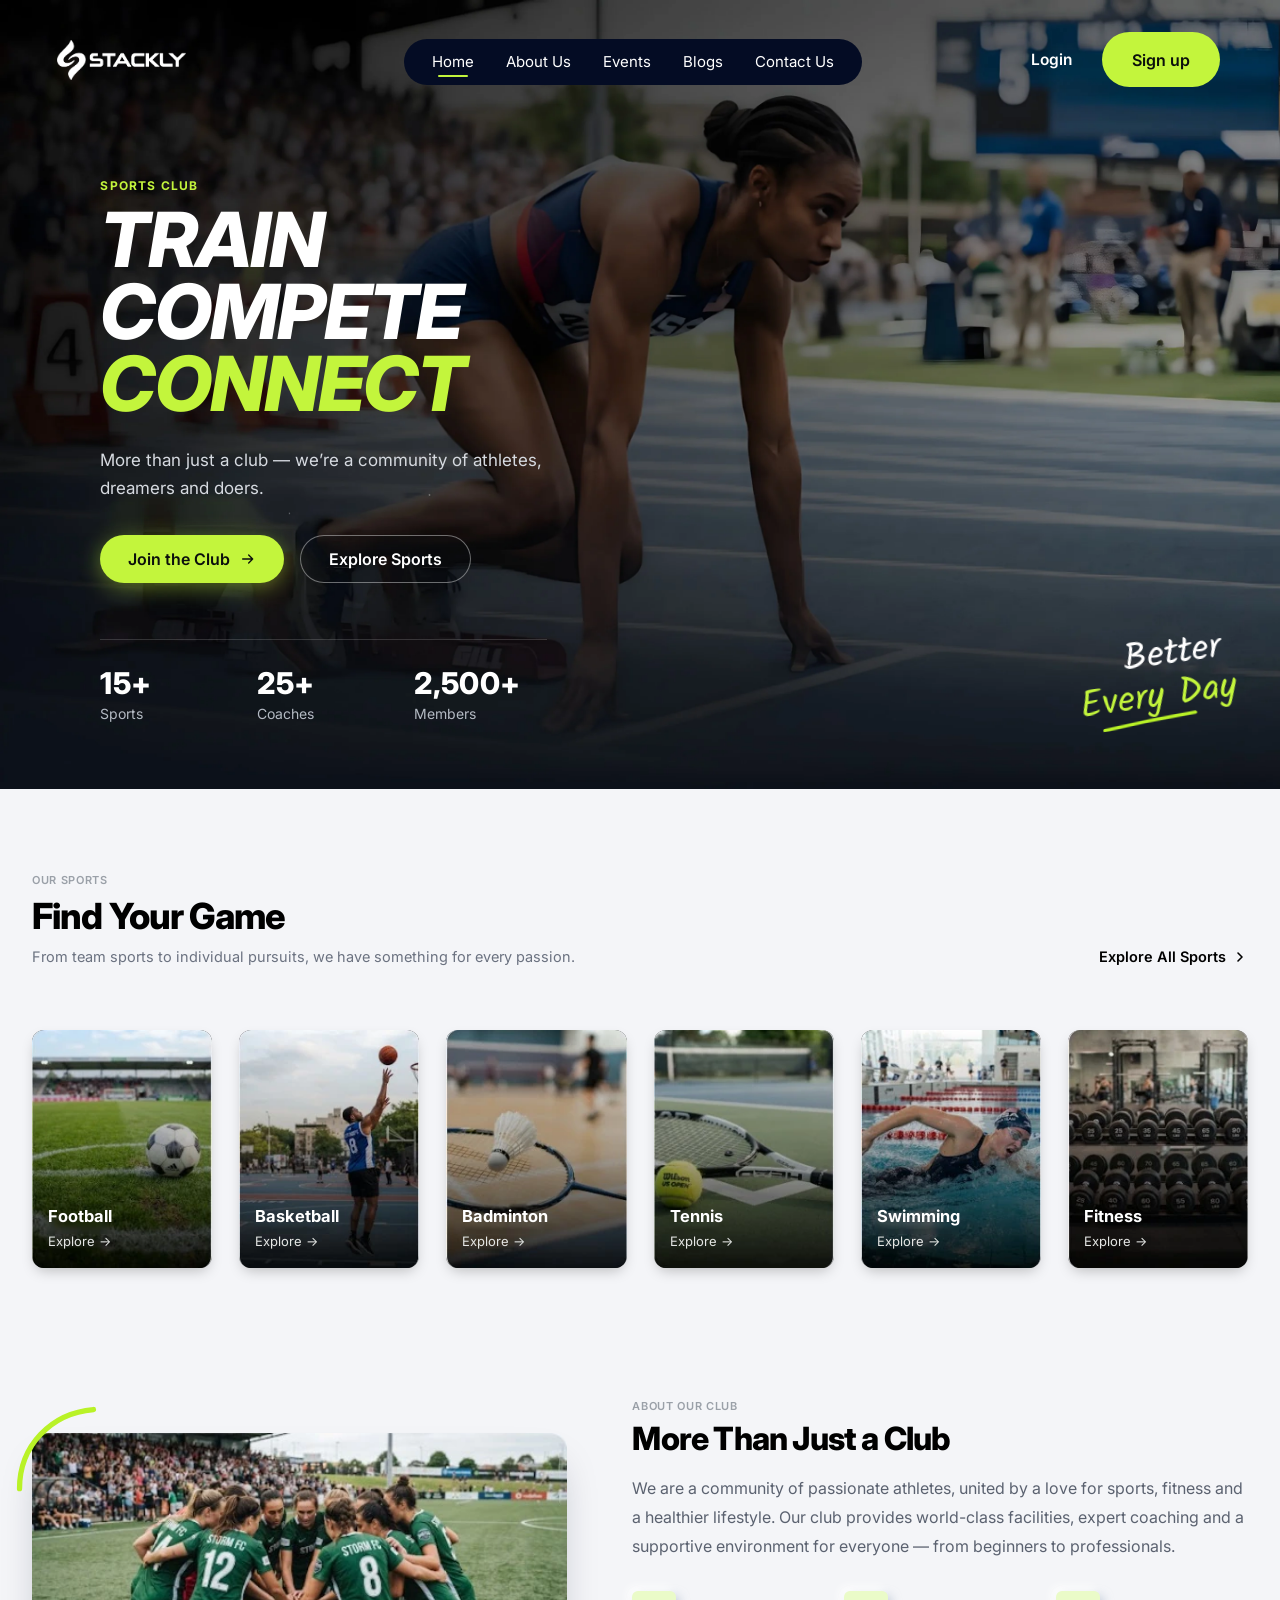
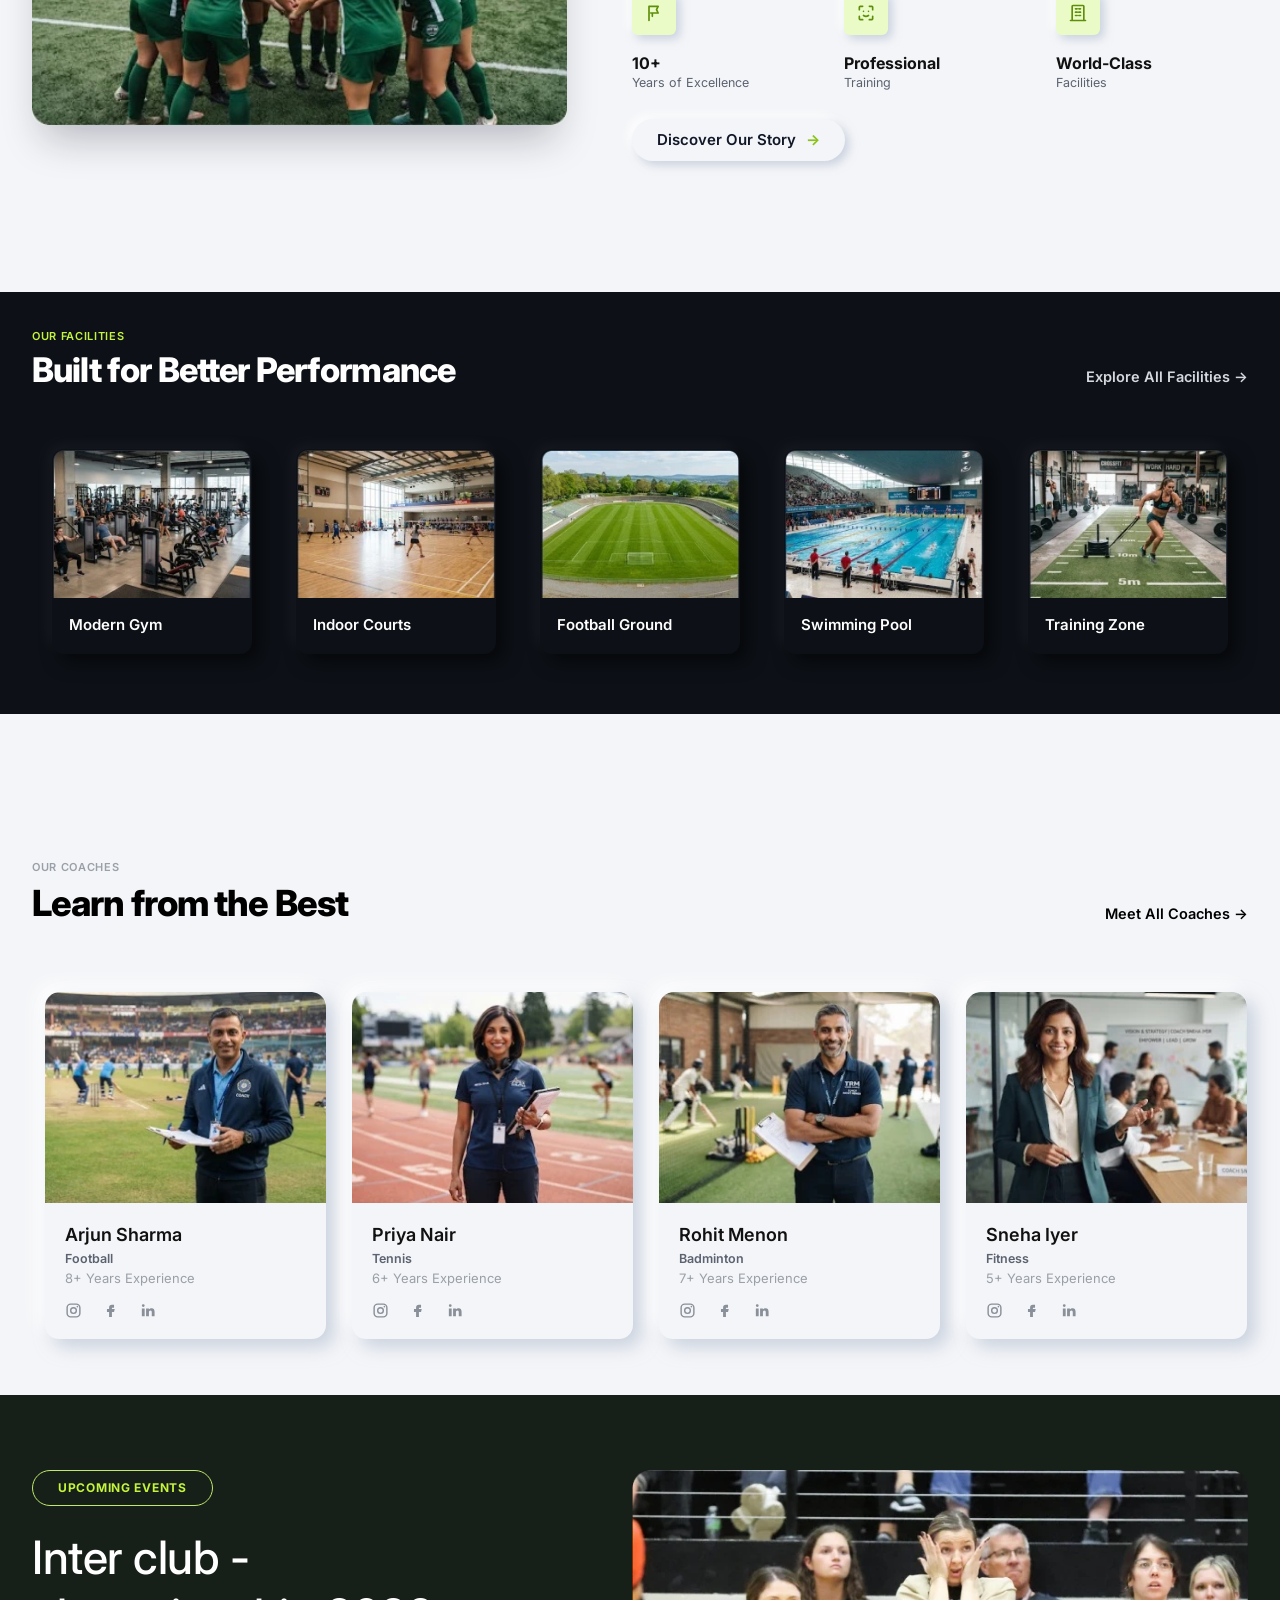
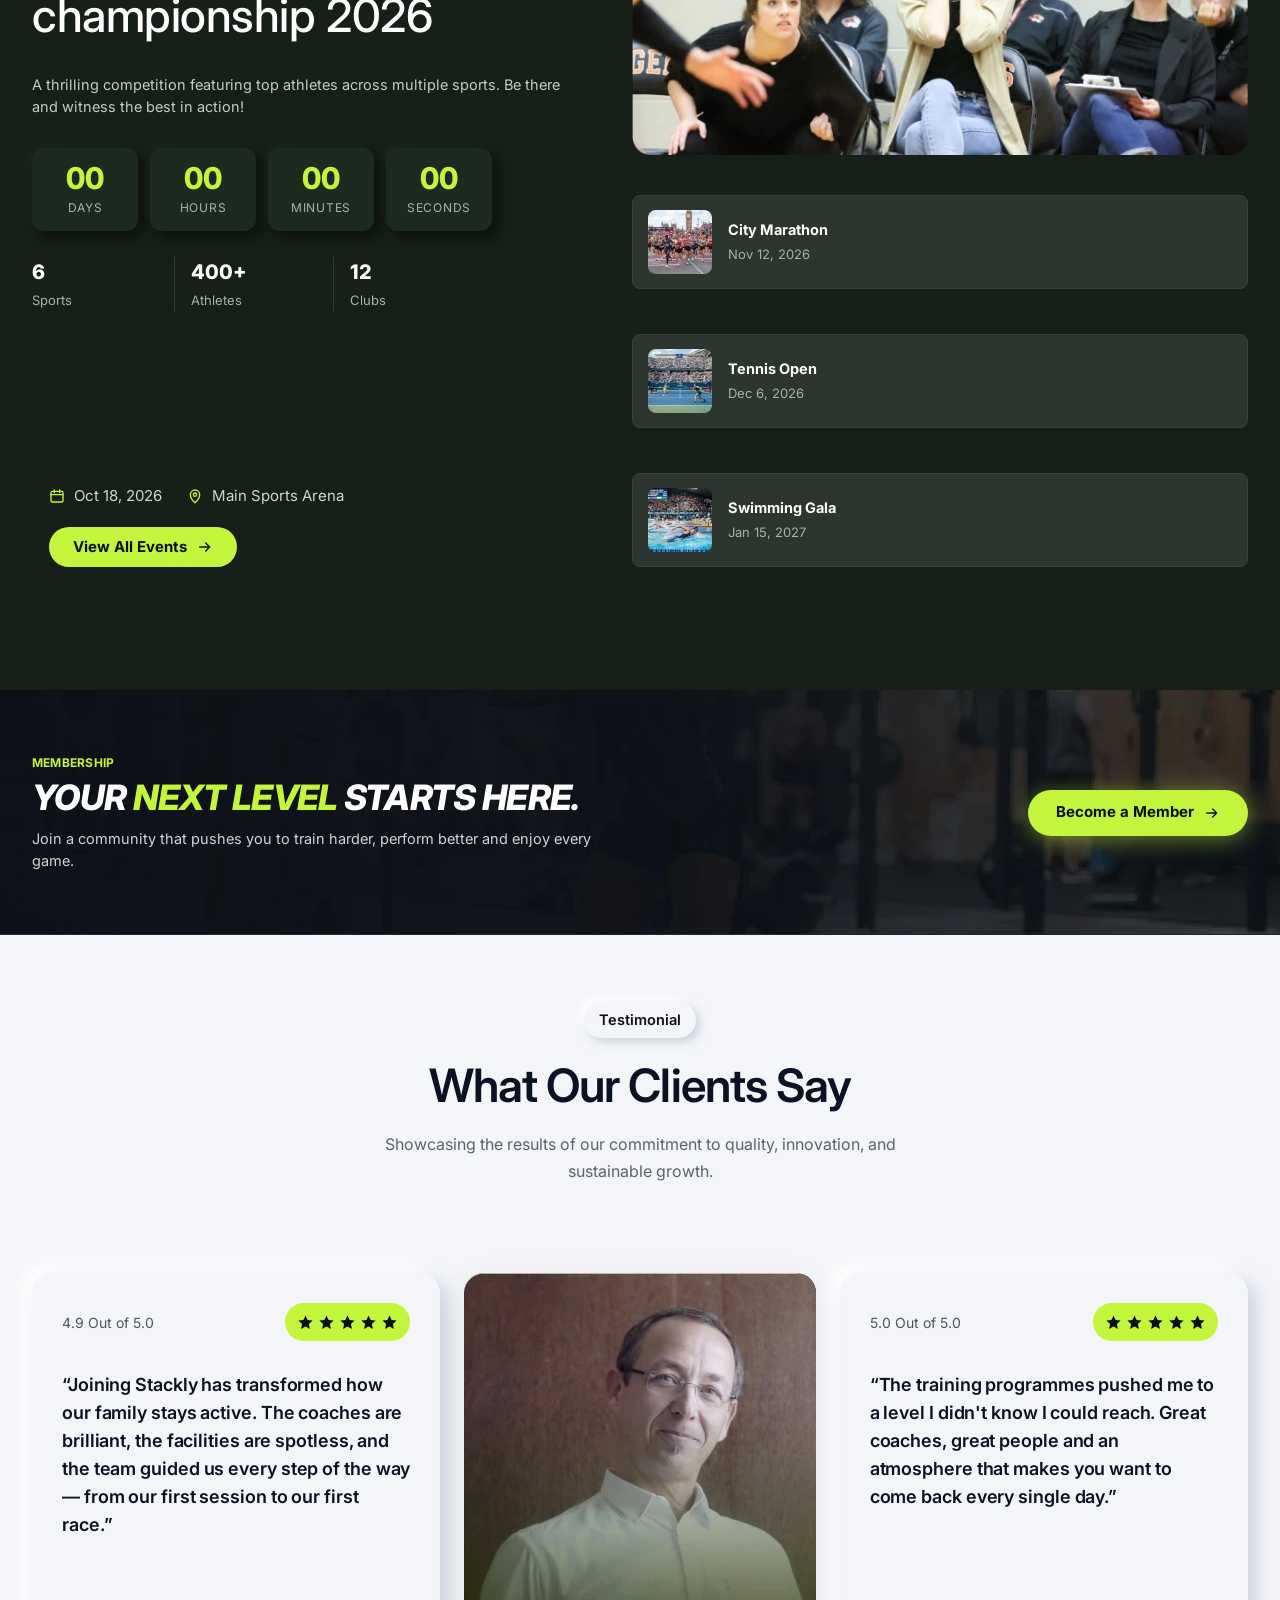
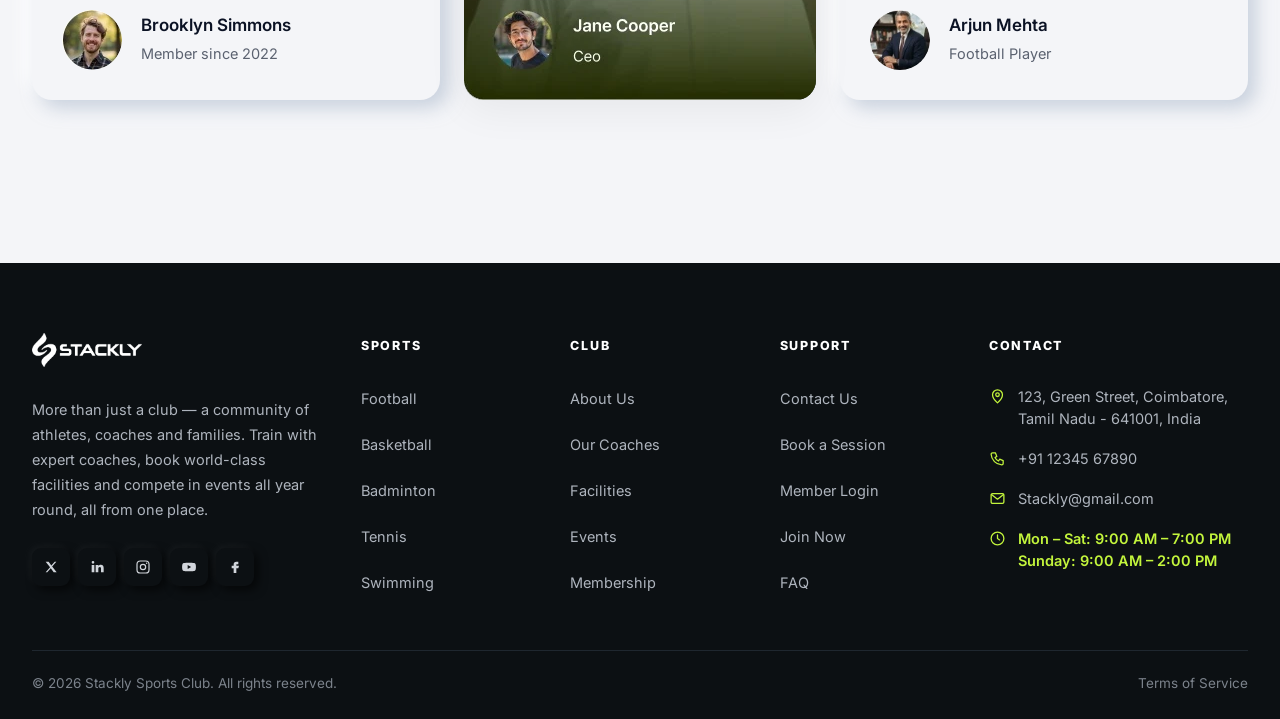
<file: index.html>
<!DOCTYPE html>
<html lang="en">
<head>
  <meta charset="UTF-8" />
  <meta name="viewport" content="width=device-width, initial-scale=1.0" />
  <title>Stackly – Sports Club</title>
  <link rel="preconnect" href="https://fonts.googleapis.com" />
  <link rel="preconnect" href="https://fonts.gstatic.com" crossorigin />
  <link href="https://fonts.googleapis.com/css2?family=Inter:ital,wght@0,400;0,500;0,600;0,700;0,800;1,700;1,800;1,900&family=Kalam:wght@300;400;700&display=swap" rel="stylesheet" />
  <link rel="stylesheet" href="style.css" />
  <link rel="stylesheet" href="neumorphism.css" />
  <link rel="stylesheet" href="animations.css" />
</head>
<body>

  <!-- Page preloader -->
  <div class="preloader" id="preloader" role="status" aria-label="Loading">
    <div class="preloader-inner">
      <img src="images/logo.webp" alt="Stackly" class="preloader-logo" />
      <span class="preloader-bar"><i></i></span>
    </div>
  </div>

  <!-- SVG icon sprite -->
  <svg width="0" height="0" style="position:absolute" aria-hidden="true">
    <symbol id="i-arrow" viewBox="0 0 24 24"><path d="M4 12h15M13 6l6 6-6 6" fill="none" stroke="currentColor" stroke-width="2" stroke-linecap="round" stroke-linejoin="round"/></symbol>
    <symbol id="i-chev" viewBox="0 0 24 24"><path d="m9 6 6 6-6 6" fill="none" stroke="currentColor" stroke-width="2.4" stroke-linecap="round" stroke-linejoin="round"/></symbol>
    <symbol id="i-ig" viewBox="0 0 24 24"><rect x="3" y="3" width="18" height="18" rx="5" fill="none" stroke="currentColor" stroke-width="2"/><circle cx="12" cy="12" r="4" fill="none" stroke="currentColor" stroke-width="2"/><circle cx="17.5" cy="6.5" r="1.2" fill="currentColor"/></symbol>
    <symbol id="i-fb" viewBox="0 0 24 24"><path d="M14 8h3V4h-3a4 4 0 0 0-4 4v2H7v4h3v7h4v-7h3l1-4h-4V8.5c0-.3.2-.5.5-.5z" fill="currentColor"/></symbol>
    <symbol id="i-in" viewBox="0 0 24 24"><path d="M4 9h4v11H4zM6 3a2 2 0 1 1 0 4 2 2 0 0 1 0-4zM10 9h4v1.6c.6-1 1.9-1.9 3.7-1.9 3.4 0 4.3 2.2 4.3 5.3V20h-4v-5.4c0-1.4-.3-2.6-1.8-2.6-1.6 0-2.2 1.2-2.2 2.6V20h-4z" fill="currentColor"/></symbol>
    <symbol id="i-x" viewBox="0 0 24 24"><path d="M4 4h4.5l4 5.6L17.5 4H20l-6.3 7.3L20.5 20H16l-4.3-6-5.3 6H4l6.6-7.6z" fill="currentColor"/></symbol>
    <symbol id="i-cal" viewBox="0 0 24 24"><rect x="3" y="5" width="18" height="16" rx="2" fill="none" stroke="currentColor" stroke-width="2"/><path d="M3 10h18M8 3v4M16 3v4" stroke="currentColor" stroke-width="2" stroke-linecap="round"/></symbol>
    <symbol id="i-pin" viewBox="0 0 24 24"><path d="M12 22s7-6.2 7-12a7 7 0 0 0-14 0c0 5.8 7 12 7 12z" fill="none" stroke="currentColor" stroke-width="2"/><circle cx="12" cy="10" r="2.5" fill="none" stroke="currentColor" stroke-width="2"/></symbol>
    <symbol id="i-flag" viewBox="0 0 24 24"><path d="M6 21V4h11l-2 4 2 4H8M10 12v4" fill="none" stroke="currentColor" stroke-width="2" stroke-linecap="round" stroke-linejoin="round"/></symbol>
    <symbol id="i-scan" viewBox="0 0 24 24"><path d="M4 8V5a1 1 0 0 1 1-1h3M16 4h3a1 1 0 0 1 1 1v3M20 16v3a1 1 0 0 1-1 1h-3M8 20H5a1 1 0 0 1-1-1v-3M9 10v.01M15 10v.01M9 15c1.8 1.3 4.2 1.3 6 0" fill="none" stroke="currentColor" stroke-width="2" stroke-linecap="round"/></symbol>
    <symbol id="i-build" viewBox="0 0 24 24"><path d="M5 21V4a1 1 0 0 1 1-1h12a1 1 0 0 1 1 1v17M3 21h18M9 7h2M13 7h2M9 11h2M13 11h2M9 15h2M13 15h2" fill="none" stroke="currentColor" stroke-width="2" stroke-linecap="round"/></symbol>
    <symbol id="i-star" viewBox="0 0 24 24"><path d="m12 2 3 6.5 7 .8-5.2 4.8 1.4 7L12 17.6 5.8 21.1l1.4-7L2 9.3l7-.8z" fill="currentColor"/></symbol>
  </svg>

  <!-- ============ HEADER (fixed, outside the hero so it always stays on top) ============ -->
  <nav class="nav">
    <a href="index.html" class="nav-logo"><img src="images/logo.webp" alt="Stackly" /></a>
    <ul class="nav-links" id="navLinks">
      <li><a href="index.html" class="active">Home</a></li>
      <li><a href="about.html">About Us</a></li>
      <li><a href="events.html">Events</a></li>
      <li><a href="blog.html">Blogs</a></li>
      <li><a href="contact.html">Contact Us</a></li>
      <li class="nav-auth">
        <a href="login.html" class="nav-auth-login">Login</a>
        <a href="signup.html" class="nav-auth-signup">Sign up</a>
      </li>
    </ul>
    <div class="nav-actions">
      <a href="login.html" class="nav-login">Login</a>
      <a href="signup.html" class="btn btn-lime nav-signup">Sign up</a>
      <button class="burger" id="burger" aria-label="Open menu"><span></span><span></span><span></span></button>
    </div>
  </nav>

  <!-- ============ HERO ============ -->
  <header class="hero" id="home">

    <div class="hero-content">
      <span class="hero-eyebrow">SPORTS CLUB</span>
      <h1 class="hero-title">
        <span>TRAIN</span>
        <span>COMPETE</span>
        <span class="lime">CONNECT</span>
      </h1>
      <p class="hero-text">More than just a club — we’re a community of athletes, <br />dreamers and doers.</p>
      <div class="hero-btns">
        <a href="404.html" class="btn btn-lime btn-glow">Join the Club <svg class="ico"><use href="#i-arrow"/></svg></a>
        <a href="404.html" class="btn btn-outline">Explore Sports</a>
      </div>
      <div class="hero-stats">
        <div><strong data-count="15">15+</strong><span>Sports</span></div>
        <div><strong data-count="25">25+</strong><span>Coaches</span></div>
        <div><strong data-count="2500">2,500+</strong><span>Members</span></div>
      </div>
    </div>

    <div class="hero-script" aria-hidden="true">
      <span>Better</span>
      <span>Every Day</span>
      <svg viewBox="0 0 100 10" class="hero-underline"><path d="M2 8 C 35 5, 70 3, 98 2" fill="none" stroke="#b9f227" stroke-width="3.5" stroke-linecap="round"/></svg>
    </div>
  </header>

  <!-- ============ SPORTS ============ -->
  <section class="sports" id="sports">
    <div class="container">
      <div class="section-head">
        <div>
          <span class="eyebrow">OUR SPORTS</span>
          <h2>Find Your Game</h2>
          <p class="sub">From team sports to individual pursuits, we have something for every passion.</p>
        </div>
        <a href="404.html" class="head-link">Explore All Sports <svg class="ico"><use href="#i-chev"/></svg></a>
      </div>
    </div>
    <div class="sports-grid">
      <a href="404.html" class="sport-card"><img src="images/sport-football.webp" alt="Football" /><div class="sport-info"><h4>Football</h4><span>Explore →</span></div></a>
      <a href="404.html" class="sport-card"><img src="images/sport-basketball.webp" alt="Basketball" /><div class="sport-info"><h4>Basketball</h4><span>Explore →</span></div></a>
      <a href="404.html" class="sport-card"><img src="images/sport-badminton.webp" alt="Badminton" /><div class="sport-info"><h4>Badminton</h4><span>Explore →</span></div></a>
      <a href="404.html" class="sport-card"><img src="images/sport-tennis.webp" alt="Tennis" /><div class="sport-info"><h4>Tennis</h4><span>Explore →</span></div></a>
      <a href="404.html" class="sport-card"><img src="images/sport-swimming.webp" alt="Swimming" /><div class="sport-info"><h4>Swimming</h4><span>Explore →</span></div></a>
      <a href="404.html" class="sport-card"><img src="images/sport-fitness.webp" alt="Fitness" /><div class="sport-info"><h4>Fitness</h4><span>Explore →</span></div></a>
    </div>
  </section>

  <!-- ============ ABOUT ============ -->
  <section class="about" id="about">
    <div class="about-grid">
      <div class="about-media">
        <svg class="about-arc" viewBox="0 0 100 100" aria-hidden="true"><path d="M4 94 C 4 45, 40 8, 88 4" fill="none" stroke="#b9f227" stroke-width="6" stroke-linecap="round"/></svg>
        <img src="images/about.webp" alt="Team huddle on the football field" />
      </div>
      <div class="about-text">
        <span class="eyebrow">ABOUT OUR CLUB</span>
        <h2>More Than Just a Club</h2>
        <p>We are a community of passionate athletes, united by a love for sports, fitness and a healthier lifestyle. Our club provides world-class facilities, expert coaching and a supportive environment for everyone — from beginners to professionals.</p>
        <div class="about-features">
          <div class="feature"><span class="f-icon"><svg><use href="#i-flag"/></svg></span><strong>10+</strong><small>Years of Excellence</small></div>
          <div class="feature"><span class="f-icon"><svg><use href="#i-scan"/></svg></span><strong>Professional</strong><small>Training</small></div>
          <div class="feature"><span class="f-icon"><svg><use href="#i-build"/></svg></span><strong>World-Class</strong><small>Facilities</small></div>
        </div>
        <a href="404.html" class="btn btn-ghost">Discover Our Story <span class="lime-arrow">→</span></a>
      </div>
    </div>
  </section>

  <!-- ============ FACILITIES ============ -->
  <section class="facilities" id="facilities">
    <div class="container">
      <div class="section-head">
        <div>
          <span class="eyebrow lime">OUR FACILITIES</span>
          <h2 class="white">Built for Better Performance</h2>
        </div>
        <a href="404.html" class="head-link white">Explore All Facilities →</a>
      </div>
      <div class="fac-grid">
        <div class="fac-card"><img src="images/facility-gym.webp" alt="Modern Gym" /><h4>Modern Gym</h4></div>
        <div class="fac-card"><img src="images/facility-courts.webp" alt="Indoor Courts" /><h4>Indoor Courts</h4></div>
        <div class="fac-card"><img src="images/facility-football-ground.webp" alt="Football Ground" /><h4>Football Ground</h4></div>
        <div class="fac-card"><img src="images/facility-pool.webp" alt="Swimming Pool" /><h4>Swimming Pool</h4></div>
        <div class="fac-card"><img src="images/facility-training.webp" alt="Training Zone" /><h4>Training Zone</h4></div>
      </div>
    </div>
  </section>

  <!-- ============ COACHES ============ -->
  <section class="coaches">
    <div class="container">
      <div class="section-head">
        <div>
          <span class="eyebrow">OUR COACHES</span>
          <h2>Learn from the Best</h2>
        </div>
        <a href="404.html" class="head-link">Meet All Coaches →</a>
      </div>
      <div class="coach-grid">
        <div class="coach-card">
          <img src="images/coach-arjun.webp" alt="Arjun Sharma" />
          <div class="coach-body"><h4>Arjun Sharma</h4><span class="role">Football</span><span class="exp">8+ Years Experience</span>
            <div class="socials"><a href="404.html" aria-label="Instagram"><svg><use href="#i-ig"/></svg></a><a href="404.html" aria-label="Facebook"><svg><use href="#i-fb"/></svg></a><a href="404.html" aria-label="LinkedIn"><svg><use href="#i-in"/></svg></a></div></div>
        </div>
        <div class="coach-card">
          <img src="images/coach-priya.webp" alt="Priya Nair" />
          <div class="coach-body"><h4>Priya Nair</h4><span class="role">Tennis</span><span class="exp">6+ Years Experience</span>
            <div class="socials"><a href="404.html" aria-label="Instagram"><svg><use href="#i-ig"/></svg></a><a href="404.html" aria-label="Facebook"><svg><use href="#i-fb"/></svg></a><a href="404.html" aria-label="LinkedIn"><svg><use href="#i-in"/></svg></a></div></div>
        </div>
        <div class="coach-card">
          <img src="images/coach-rohit.webp" alt="Rohit Menon" />
          <div class="coach-body"><h4>Rohit Menon</h4><span class="role">Badminton</span><span class="exp">7+ Years Experience</span>
            <div class="socials"><a href="404.html" aria-label="Instagram"><svg><use href="#i-ig"/></svg></a><a href="404.html" aria-label="Facebook"><svg><use href="#i-fb"/></svg></a><a href="404.html" aria-label="LinkedIn"><svg><use href="#i-in"/></svg></a></div></div>
        </div>
        <div class="coach-card">
          <img src="images/coach-sneha.webp" alt="Sneha Iyer" />
          <div class="coach-body"><h4>Sneha Iyer</h4><span class="role">Fitness</span><span class="exp">5+ Years Experience</span>
            <div class="socials"><a href="404.html" aria-label="Instagram"><svg><use href="#i-ig"/></svg></a><a href="404.html" aria-label="Facebook"><svg><use href="#i-fb"/></svg></a><a href="404.html" aria-label="LinkedIn"><svg><use href="#i-in"/></svg></a></div></div>
        </div>
      </div>
    </div>
  </section>

  <!-- ============ EVENTS ============ -->
  <section class="events" id="events">
    <div class="container events-grid">
      <div class="events-left">
        <span class="pill-tag">UPCOMING EVENTS</span>
        <h2 id="evTitle">Inter club -<br />championship 2026</h2>
        <p id="evDesc">A thrilling competition featuring top athletes across multiple sports. Be there and witness the best in action!</p>
        <div class="ev-countdown" id="evCountdown" data-date="Oct 18, 2026" aria-label="Time left until the event">
          <div><strong data-cd="d">00</strong><span>Days</span></div>
          <div><strong data-cd="h">00</strong><span>Hours</span></div>
          <div><strong data-cd="m">00</strong><span>Minutes</span></div>
          <div><strong data-cd="s">00</strong><span>Seconds</span></div>
        </div>
        <ul class="ev-highlights" id="evHighlights">
          <li><b>6</b><span>Sports</span></li>
          <li><b>400+</b><span>Athletes</span></li>
          <li><b>12</b><span>Clubs</span></li>
        </ul>
        <div class="events-bottom">
          <div class="ev-meta">
            <span><svg class="ico"><use href="#i-cal"/></svg> <em id="evDate">Oct 18, 2026</em></span>
            <span><svg class="ico"><use href="#i-pin"/></svg> <em id="evPlace">Main Sports Arena</em></span>
          </div>
          <a href="404.html" class="btn btn-lime ev-btn">View All Events <svg class="ico"><use href="#i-arrow"/></svg></a>
        </div>
      </div>
      <div class="events-right">
        <div class="ev-feature"><img id="evImg" src="images/event-championship.webp" alt="Championship spectators" /></div>
        <div class="ev-list">
          <button class="ev-item" data-title="City<br />Marathon 2026" data-desc="Run through the heart of the city with thousands of runners. All levels welcome — from 5K to the full marathon." data-date="Nov 12, 2026" data-hl="5K · 10K · 21K|Distances;3,000+|Runners;All|Levels" data-place="City Centre" data-img="images/event-marathon.webp">
            <img src="images/event-marathon.webp" alt="" /><div><strong>City Marathon</strong><small>Nov 12, 2026</small></div>
          </button>
          <button class="ev-item" data-title="Tennis<br />Open 2026" data-desc="Our annual open tournament bringing together the club’s finest singles and doubles players." data-date="Dec 6, 2026" data-hl="64|Players;Singles|&amp; Doubles;3|Days" data-place="Indoor Courts" data-img="images/event-tennis.webp">
            <img src="images/event-tennis.webp" alt="" /><div><strong>Tennis Open</strong><small>Dec 6, 2026</small></div>
          </button>
          <button class="ev-item" data-title="Swimming<br />Gala 2027" data-desc="Sprint, relay and medley races for juniors and seniors in our Olympic-size pool." data-date="Jan 15, 2027" data-hl="20|Races;150+|Swimmers;50 m|Pool" data-place="Aquatic Centre" data-img="images/event-swimming.webp">
            <img src="images/event-swimming.webp" alt="" /><div><strong>Swimming Gala</strong><small>Jan 15, 2027</small></div>
          </button>
        </div>
      </div>
    </div>
  </section>

  <!-- ============ MEMBERSHIP ============ -->
  <section class="membership" id="membership">
    <div class="container member-inner">
      <div>
        <span class="eyebrow lime">MEMBERSHIP</span>
        <h2 class="member-title">YOUR <span class="lime">NEXT LEVEL</span> STARTS HERE.</h2>
        <p>Join a community that pushes you to train harder, perform better and enjoy every game.</p>
      </div>
      <a href="404.html" class="btn btn-lime btn-glow">Become a Member <svg class="ico"><use href="#i-arrow"/></svg></a>
    </div>
  </section>

  <!-- ============ TESTIMONIALS ============ -->
  <section class="testimonials" id="testimonials">
    <div class="t-head">
      <span class="tag-chip">Testimonial</span>
      <h2>What Our Clients Say</h2>
      <p>Showcasing the results of our commitment to quality, innovation, and <br />sustainable growth.</p>
    </div>
    <div class="container t-grid">
      <article class="t-card">
        <div class="t-top"><span>4.9 Out of 5.0</span><span class="stars" aria-label="5 out of 5 stars"><svg><use href="#i-star"/></svg><svg><use href="#i-star"/></svg><svg><use href="#i-star"/></svg><svg><use href="#i-star"/></svg><svg><use href="#i-star"/></svg></span></div>
        <p>“Joining Stackly has transformed how our family stays active. The coaches are brilliant, the facilities are spotless, and the team guided us every step of the way — from our first session to our first race.”</p>
        <div class="t-author"><img src="images/avatar-brooklyn.webp" alt="" /><div><strong>Brooklyn Simmons</strong><small>Member since 2022</small></div></div>
      </article>

      <figure class="t-img">
        <img src="images/testimonial-2.webp" alt="Jane Cooper, CEO — Stackly member" />
      </figure>

      <article class="t-card">
        <div class="t-top"><span>5.0 Out of 5.0</span><span class="stars" aria-label="5 out of 5 stars"><svg><use href="#i-star"/></svg><svg><use href="#i-star"/></svg><svg><use href="#i-star"/></svg><svg><use href="#i-star"/></svg><svg><use href="#i-star"/></svg></span></div>
        <p>“The training programmes pushed me to a level I didn't know I could reach. Great coaches, great people and an atmosphere that makes you want to come back every single day.”</p>
        <div class="t-author"><img src="images/avatar-arjun-mehta.webp" alt="" /><div><strong>Arjun Mehta</strong><small>Football Player</small></div></div>
      </article>
    </div>
  </section>

  <!-- ============ FOOTER ============ -->
  <footer class="footer" id="contact">
    <div class="container footer-grid">
      <div class="f-brand">
        <a href="index.html" class="f-logo"><img src="images/logo.webp" alt="Stackly" /></a>
        <p class="f-about">More than just a club — a community of athletes, coaches and families. Train with expert coaches, book world-class facilities and compete in events all year round, all from one place.</p>
        <div class="f-socials">
          <a href="404.html" aria-label="X (Twitter)"><svg viewBox="0 0 24 24"><path d="M4 4h4.5l4 5.6L17.5 4H20l-6.3 7.3L20.5 20H16l-4.3-6-5.3 6H4l6.6-7.6z" fill="currentColor"/></svg></a>
          <a href="404.html" aria-label="LinkedIn"><svg viewBox="0 0 24 24"><path d="M4 9h4v11H4zM6 3a2 2 0 1 1 0 4 2 2 0 0 1 0-4zM10 9h4v1.6c.6-1 1.9-1.9 3.7-1.9 3.4 0 4.3 2.2 4.3 5.3V20h-4v-5.4c0-1.4-.3-2.6-1.8-2.6-1.6 0-2.2 1.2-2.2 2.6V20h-4z" fill="currentColor"/></svg></a>
          <a href="404.html" aria-label="Instagram"><svg viewBox="0 0 24 24"><rect x="3" y="3" width="18" height="18" rx="5" fill="none" stroke="currentColor" stroke-width="1.8" stroke-linecap="round" stroke-linejoin="round"/><circle cx="12" cy="12" r="4" fill="none" stroke="currentColor" stroke-width="1.8" stroke-linecap="round" stroke-linejoin="round"/><circle cx="17.5" cy="6.5" r="1.1" fill="currentColor"/></svg></a>
          <a href="404.html" aria-label="YouTube"><svg viewBox="0 0 24 24"><path d="M22 8.2a3 3 0 0 0-2.1-2.1C18 5.6 12 5.6 12 5.6s-6 0-7.9.5A3 3 0 0 0 2 8.2 31 31 0 0 0 1.6 12 31 31 0 0 0 2 15.8a3 3 0 0 0 2.1 2.1c1.9.5 7.9.5 7.9.5s6 0 7.9-.5a3 3 0 0 0 2.1-2.1c.4-1.2.4-3.8.4-3.8s0-2.6-.4-3.8zM10 15V9l5.2 3z" fill="currentColor"/></svg></a>
          <a href="404.html" aria-label="Facebook"><svg viewBox="0 0 24 24"><path d="M14 8h3V4h-3a4 4 0 0 0-4 4v2H7v4h3v7h4v-7h3l1-4h-4V8.5c0-.3.2-.5.5-.5z" fill="currentColor"/></svg></a>
        </div>
      </div>

        <nav class="f-col" aria-label="Sports">
          <h5>SPORTS</h5>
          <ul>
            <li><a href="404.html">Football</a></li>
            <li><a href="404.html">Basketball</a></li>
            <li><a href="404.html">Badminton</a></li>
            <li><a href="404.html">Tennis</a></li>
            <li><a href="404.html">Swimming</a></li>
          </ul>
        </nav>

        <nav class="f-col" aria-label="Club">
          <h5>CLUB</h5>
          <ul>
            <li><a href="404.html">About Us</a></li>
            <li><a href="404.html">Our Coaches</a></li>
            <li><a href="404.html">Facilities</a></li>
            <li><a href="404.html">Events</a></li>
            <li><a href="404.html">Membership</a></li>
          </ul>
        </nav>

        <nav class="f-col" aria-label="Support">
          <h5>SUPPORT</h5>
          <ul>
            <li><a href="404.html">Contact Us</a></li>
            <li><a href="404.html">Book a Session</a></li>
            <li><a href="404.html">Member Login</a></li>
            <li><a href="404.html">Join Now</a></li>
            <li><a href="404.html">FAQ</a></li>
          </ul>
        </nav>

      <div class="f-col f-reach">
        <h5>CONTACT</h5>
        <ul>
          <li><svg viewBox="0 0 24 24"><path d="M12 21s7-6.2 7-11.5a7 7 0 0 0-14 0C5 14.8 12 21 12 21z" fill="none" stroke="currentColor" stroke-width="1.8" stroke-linecap="round" stroke-linejoin="round"/><circle cx="12" cy="9.5" r="2.5" fill="none" stroke="currentColor" stroke-width="1.8" stroke-linecap="round" stroke-linejoin="round"/></svg><span>123, Green Street, Coimbatore,<br />Tamil Nadu - 641001, India</span></li>
          <li><svg viewBox="0 0 24 24"><path d="M5 4h4l2 5-2.5 1.5a11 11 0 0 0 5 5L15 13l5 2v4a2 2 0 0 1-2 2A16 16 0 0 1 3 6a2 2 0 0 1 2-2" fill="none" stroke="currentColor" stroke-width="1.8" stroke-linecap="round" stroke-linejoin="round"/></svg><a href="tel:+911234567890">+91 12345 67890</a></li>
          <li><svg viewBox="0 0 24 24"><rect x="3" y="5" width="18" height="14" rx="2" fill="none" stroke="currentColor" stroke-width="1.8" stroke-linecap="round" stroke-linejoin="round"/><path d="m3.5 6.5 8.5 6.5 8.5-6.5" fill="none" stroke="currentColor" stroke-width="1.8" stroke-linecap="round" stroke-linejoin="round"/></svg><a href="mailto:Stackly@gmail.com">Stackly@gmail.com</a></li>
          <li class="f-hours"><svg viewBox="0 0 24 24"><circle cx="12" cy="12" r="9" fill="none" stroke="currentColor" stroke-width="1.8" stroke-linecap="round" stroke-linejoin="round"/><path d="M12 7v5l3 2" fill="none" stroke="currentColor" stroke-width="1.8" stroke-linecap="round" stroke-linejoin="round"/></svg><span>Mon – Sat: 9:00 AM – 7:00 PM<br />Sunday: 9:00 AM – 2:00 PM</span></li>
        </ul>
      </div>
    </div>

    <div class="container footer-bottom">
      <span>© 2026 Stackly Sports Club. All rights reserved.</span>
      <div><a href="#">Terms of Service</a></div>
    </div>
  </footer>

  <script src="script.js"></script>
  <script src="animations.js"></script>
  <script src="preloader.js"></script>
</body>
</html>
</file>
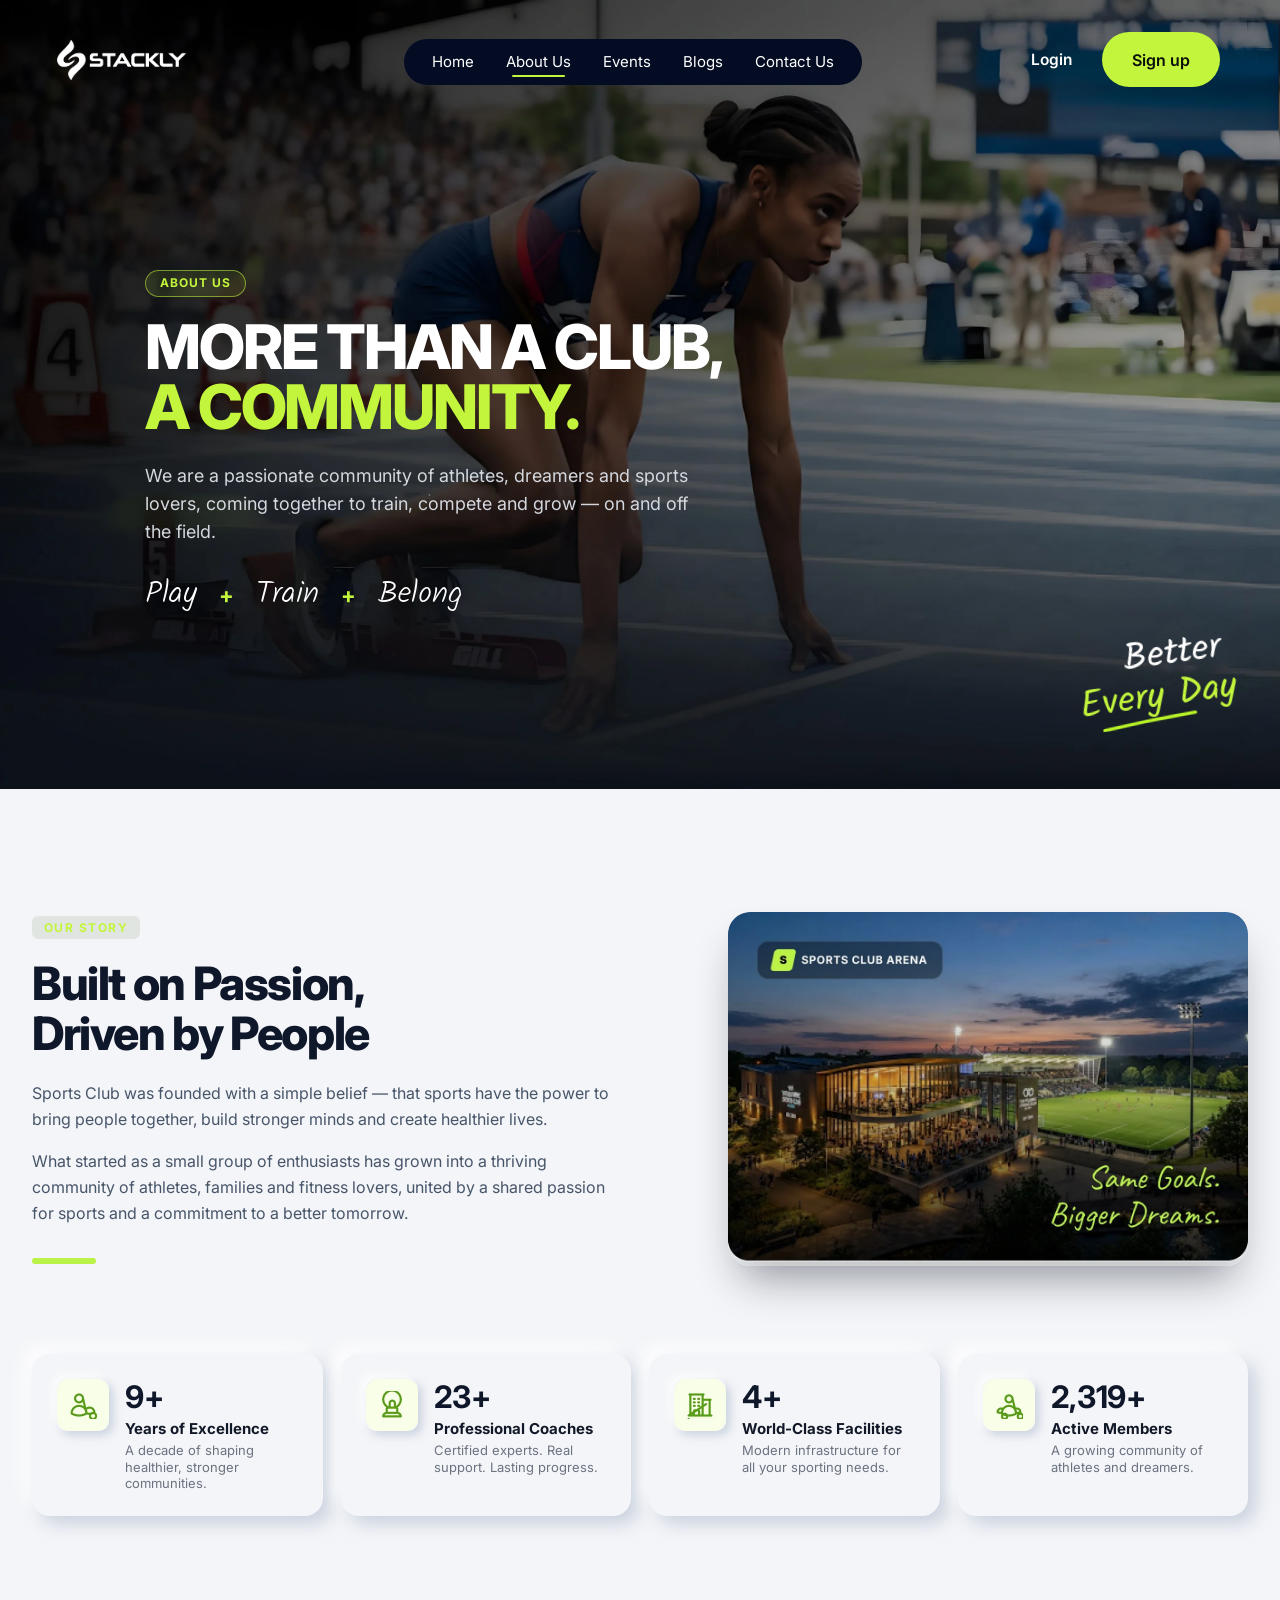
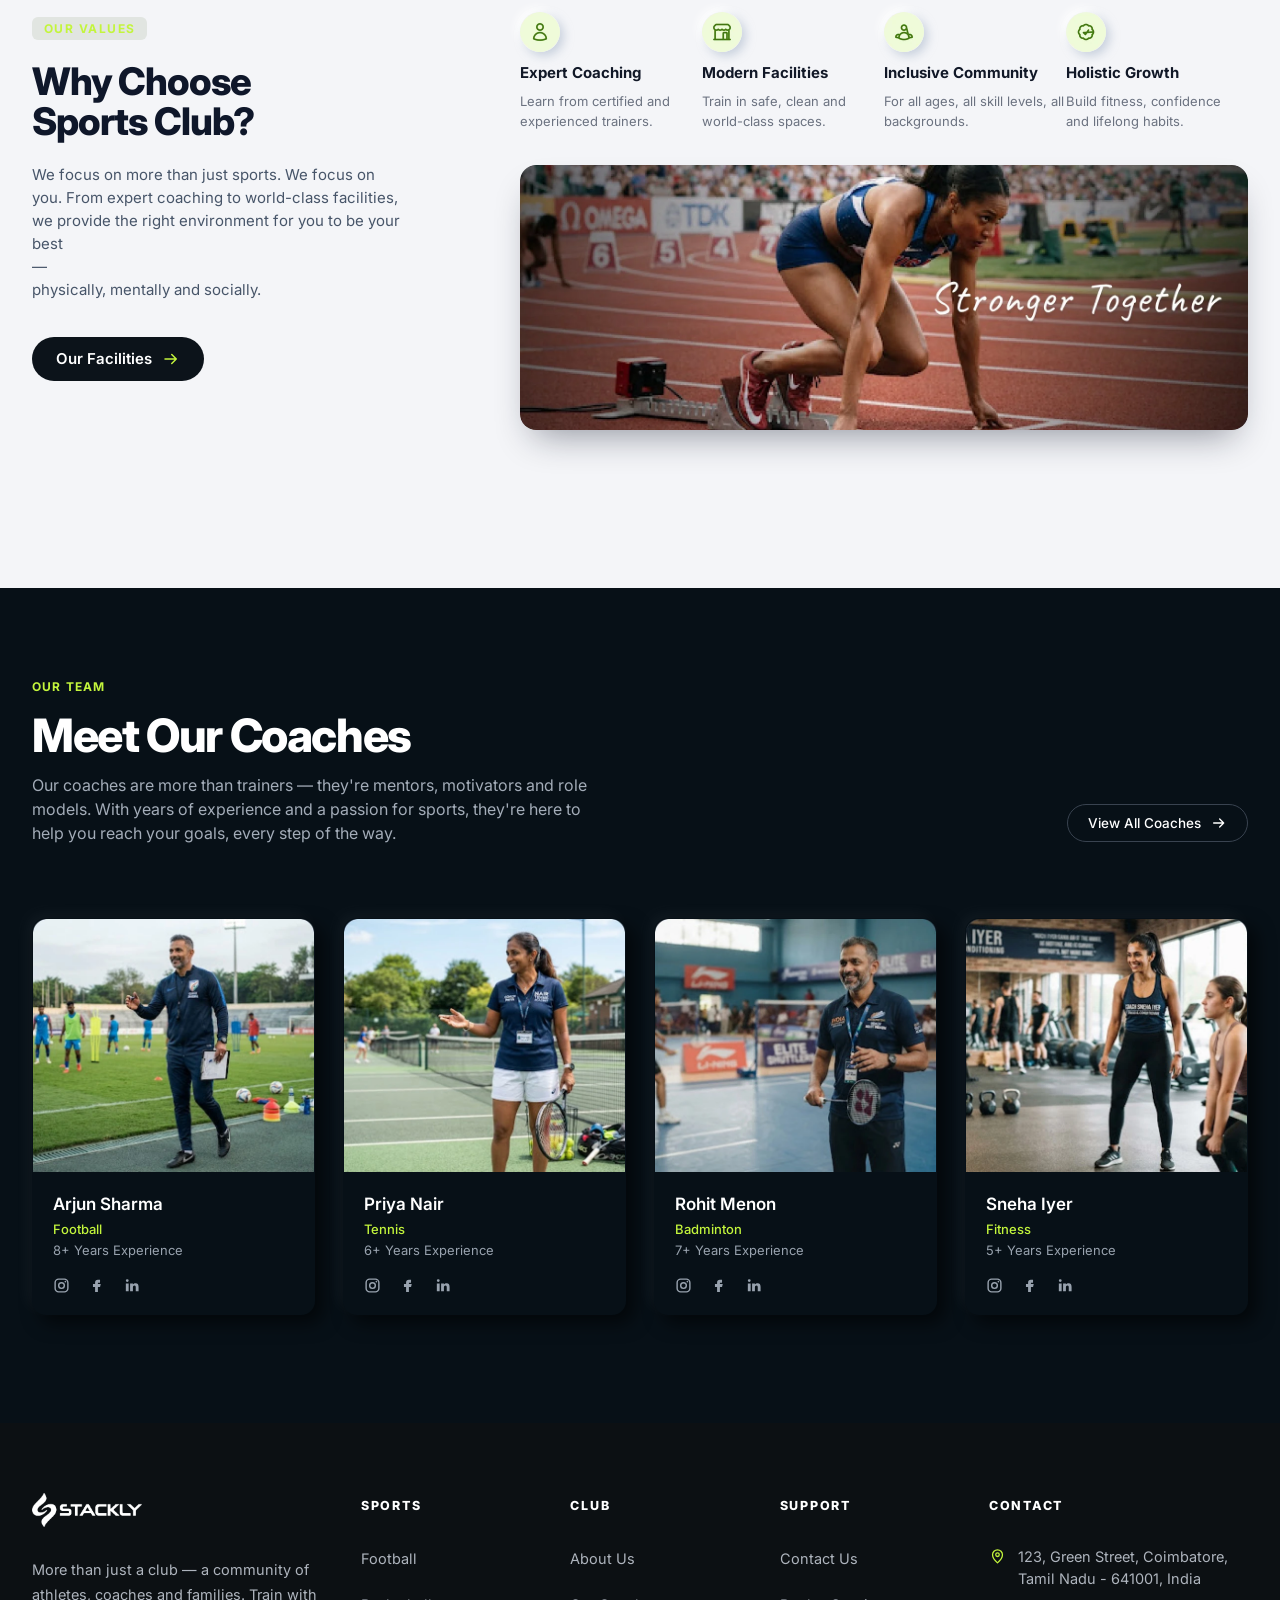
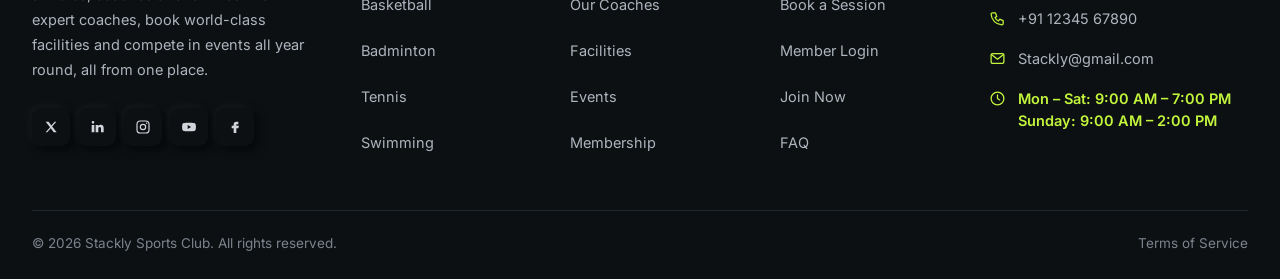
<file: about.html>
<!DOCTYPE html>
<html lang="en">
<head>
  <meta charset="UTF-8" />
  <meta name="viewport" content="width=device-width, initial-scale=1.0" />
  <title>About Us – Stackly Sports Club</title>
  <link rel="preconnect" href="https://fonts.googleapis.com" />
  <link rel="preconnect" href="https://fonts.gstatic.com" crossorigin />
  <link href="https://fonts.googleapis.com/css2?family=Inter:ital,wght@0,400;0,500;0,600;0,700;0,800;1,700;1,800;1,900&family=Kalam:wght@300;400;700&display=swap" rel="stylesheet" />
  <link rel="stylesheet" href="style.css" />
  <link rel="stylesheet" href="about.css" />
  <link rel="stylesheet" href="neumorphism.css" />
  <link rel="stylesheet" href="animations.css" />
</head>
<body>

  <!-- Page preloader -->
  <div class="preloader" id="preloader" role="status" aria-label="Loading">
    <div class="preloader-inner">
      <img src="images/logo.webp" alt="Stackly" class="preloader-logo" />
      <span class="preloader-bar"><i></i></span>
    </div>
  </div>

  <!-- SVG icon sprite -->
  <svg width="0" height="0" style="position:absolute" aria-hidden="true">
    <symbol id="i-arrow" viewBox="0 0 24 24"><path d="M4 12h15M13 6l6 6-6 6" fill="none" stroke="currentColor" stroke-width="2" stroke-linecap="round" stroke-linejoin="round"/></symbol>
    <symbol id="i-chev" viewBox="0 0 24 24"><path d="m9 6 6 6-6 6" fill="none" stroke="currentColor" stroke-width="2.4" stroke-linecap="round" stroke-linejoin="round"/></symbol>
    <symbol id="i-ig" viewBox="0 0 24 24"><rect x="3" y="3" width="18" height="18" rx="5" fill="none" stroke="currentColor" stroke-width="2"/><circle cx="12" cy="12" r="4" fill="none" stroke="currentColor" stroke-width="2"/><circle cx="17.5" cy="6.5" r="1.2" fill="currentColor"/></symbol>
    <symbol id="i-fb" viewBox="0 0 24 24"><path d="M14 8h3V4h-3a4 4 0 0 0-4 4v2H7v4h3v7h4v-7h3l1-4h-4V8.5c0-.3.2-.5.5-.5z" fill="currentColor"/></symbol>
    <symbol id="i-in" viewBox="0 0 24 24"><path d="M4 9h4v11H4zM6 3a2 2 0 1 1 0 4 2 2 0 0 1 0-4zM10 9h4v1.6c.6-1 1.9-1.9 3.7-1.9 3.4 0 4.3 2.2 4.3 5.3V20h-4v-5.4c0-1.4-.3-2.6-1.8-2.6-1.6 0-2.2 1.2-2.2 2.6V20h-4z" fill="currentColor"/></symbol>
    <symbol id="i-x" viewBox="0 0 24 24"><path d="M4 4h4.5l4 5.6L17.5 4H20l-6.3 7.3L20.5 20H16l-4.3-6-5.3 6H4l6.6-7.6z" fill="currentColor"/></symbol>
    <symbol id="i-cal" viewBox="0 0 24 24"><rect x="3" y="5" width="18" height="16" rx="2" fill="none" stroke="currentColor" stroke-width="2"/><path d="M3 10h18M8 3v4M16 3v4" stroke="currentColor" stroke-width="2" stroke-linecap="round"/></symbol>
    <symbol id="i-pin" viewBox="0 0 24 24"><path d="M12 22s7-6.2 7-12a7 7 0 0 0-14 0c0 5.8 7 12 7 12z" fill="none" stroke="currentColor" stroke-width="2"/><circle cx="12" cy="10" r="2.5" fill="none" stroke="currentColor" stroke-width="2"/></symbol>
    <symbol id="i-flag" viewBox="0 0 24 24"><path d="M6 21V4h11l-2 4 2 4H8M10 12v4" fill="none" stroke="currentColor" stroke-width="2" stroke-linecap="round" stroke-linejoin="round"/></symbol>
    <symbol id="i-scan" viewBox="0 0 24 24"><path d="M4 8V5a1 1 0 0 1 1-1h3M16 4h3a1 1 0 0 1 1 1v3M20 16v3a1 1 0 0 1-1 1h-3M8 20H5a1 1 0 0 1-1-1v-3M9 10v.01M15 10v.01M9 15c1.8 1.3 4.2 1.3 6 0" fill="none" stroke="currentColor" stroke-width="2" stroke-linecap="round"/></symbol>
    <symbol id="i-build" viewBox="0 0 24 24"><path d="M5 21V4a1 1 0 0 1 1-1h12a1 1 0 0 1 1 1v17M3 21h18M9 7h2M13 7h2M9 11h2M13 11h2M9 15h2M13 15h2" fill="none" stroke="currentColor" stroke-width="2" stroke-linecap="round"/></symbol>
    <symbol id="i-star" viewBox="0 0 24 24"><path d="m12 2 3 6.5 7 .8-5.2 4.8 1.4 7L12 17.6 5.8 21.1l1.4-7L2 9.3l7-.8z" fill="currentColor"/></symbol>
  </svg>

  <!-- ============ HEADER (fixed, outside the hero so it always stays on top) ============ -->
  <nav class="nav">
    <a href="index.html" class="nav-logo"><img src="images/logo.webp" alt="Stackly" /></a>
    <ul class="nav-links" id="navLinks">
      <li><a href="index.html">Home</a></li>
      <li><a href="about.html" class="active">About Us</a></li>
      <li><a href="events.html">Events</a></li>
      <li><a href="blog.html">Blogs</a></li>
      <li><a href="contact.html">Contact Us</a></li>
      <li class="nav-auth">
        <a href="login.html" class="nav-auth-login">Login</a>
        <a href="signup.html" class="nav-auth-signup">Sign up</a>
      </li>
    </ul>
    <div class="nav-actions">
      <a href="login.html" class="nav-login">Login</a>
      <a href="signup.html" class="btn btn-lime nav-signup">Sign up</a>
      <button class="burger" id="burger" aria-label="Open menu"><span></span><span></span><span></span></button>
    </div>
  </nav>

  <!-- ============ HERO ============ -->
  <header class="hero hero-about" id="home">

    <div class="about-hero-content">
      <span class="hero-pill">ABOUT US</span>
      <h1>MORE THAN A CLUB,<br /><span class="lime">A COMMUNITY.</span></h1>
      <p>We are a passionate community of athletes, dreamers and sports lovers, coming together to train, compete and grow — on and off the field.</p>
      <div class="hero-motto">Play <b>+</b> Train <b>+</b> Belong</div>
    </div>

    <div class="hero-script" aria-hidden="true">
      <span>Better</span>
      <span>Every Day</span>
      <svg viewBox="0 0 100 10" class="hero-underline"><path d="M2 8 C 35 5, 70 3, 98 2" fill="none" stroke="#b9f227" stroke-width="3.5" stroke-linecap="round"/></svg>
    </div>
  </header>

  <!-- ============ OUR STORY ============ -->
  <section class="story">
    <div class="story-grid">
      <div class="story-text">
        <span class="tag-soft">OUR STORY</span>
        <h2>Built on Passion,<br />Driven by People</h2>
        <p>Sports Club was founded with a simple belief — that sports have the power to bring people together, build stronger minds and create healthier lives.</p>
        <p>What started as a small group of enthusiasts has grown into a thriving community of athletes, families and fitness lovers, united by a shared passion for sports and a commitment to a better tomorrow.</p>
        <span class="lime-bar"></span>
      </div>
      <div class="story-media">
        <img src="images/about-arena.webp" alt="Sports Club Arena at dusk — Same Goals. Bigger Dreams." />
      </div>
    </div>

    <div class="stats-grid">
      <div class="stat-card">
        <img class="stat-icon" src="images/icon-stat-years.webp" alt="" />
        <div>
          <strong data-count="10">10+</strong>
          <h4>Years of Excellence</h4>
          <p>A decade of shaping healthier, stronger communities.</p>
        </div>
      </div>
      <div class="stat-card">
        <img class="stat-icon" src="images/icon-stat-coaches.webp" alt="" />
        <div>
          <strong data-count="25">25+</strong>
          <h4>Professional Coaches</h4>
          <p>Certified experts. Real support. Lasting progress.</p>
        </div>
      </div>
      <div class="stat-card">
        <img class="stat-icon" src="images/icon-stat-facilities.webp" alt="" />
        <div>
          <strong data-count="5">5+</strong>
          <h4>World-Class Facilities</h4>
          <p>Modern infrastructure for all your sporting needs.</p>
        </div>
      </div>
      <div class="stat-card">
        <img class="stat-icon" src="images/icon-stat-members.webp" alt="" />
        <div>
          <strong data-count="2500">2,500+</strong>
          <h4>Active Members</h4>
          <p>A growing community of athletes and dreamers.</p>
        </div>
      </div>
    </div>
  </section>

  <!-- ============ WHY CHOOSE ============ -->
  <section class="why">
    <div class="why-grid">
      <div class="why-left">
        <span class="tag-soft">OUR VALUES</span>
        <h2>Why Choose<br />Sports Club?</h2>
        <p>We focus on more than just sports. We focus on you. From expert coaching to world-class facilities, we provide the right environment for you to be your best<br />—<br />physically, mentally and socially.</p>
        <a href="404.html" class="btn btn-dark">Our Facilities <svg class="ico"><use href="#i-arrow"/></svg></a>
      </div>
      <div class="why-right">
        <div class="values">
          <div class="value">
            <img src="images/icon-value-coaching.webp" alt="" />
            <h4>Expert Coaching</h4>
            <p>Learn from certified and experienced trainers.</p>
          </div>
          <div class="value">
            <img src="images/icon-value-facilities.webp" alt="" />
            <h4>Modern Facilities</h4>
            <p>Train in safe, clean and world-class spaces.</p>
          </div>
          <div class="value">
            <img src="images/icon-value-community.webp" alt="" />
            <h4>Inclusive Community</h4>
            <p>For all ages, all skill levels, all backgrounds.</p>
          </div>
          <div class="value">
            <img src="images/icon-value-growth.webp" alt="" />
            <h4>Holistic Growth</h4>
            <p>Build fitness, confidence and lifelong habits.</p>
          </div>
        </div>
        <img class="why-img" src="images/about-stronger.webp" alt="Sprinter in the starting blocks — Stronger Together" />
      </div>
    </div>
  </section>

  <!-- ============ MEET OUR COACHES ============ -->
  <section class="team" id="coaches">
    <div class="team-head">
      <div>
        <span class="eyebrow lime">OUR TEAM</span>
        <h2>Meet Our Coaches</h2>
        <p>Our coaches are more than trainers — they're mentors, motivators and role models. With years of experience and a passion for sports, they're here to help you reach your goals, every step of the way.</p>
      </div>
      <a href="404.html" class="btn btn-line">View All Coaches <svg class="ico"><use href="#i-arrow"/></svg></a>
    </div>
    <div class="team-grid">
        <div class="team-card">
          <img src="images/about-coach-arjun.webp" alt="Arjun Sharma, Football coach" />
          <div class="team-body">
            <h4>Arjun Sharma</h4><span class="team-role">Football</span><span class="team-exp">8+ Years Experience</span>
            <div class="socials"><a href="404.html" aria-label="Instagram"><svg><use href="#i-ig"/></svg></a><a href="404.html" aria-label="Facebook"><svg><use href="#i-fb"/></svg></a><a href="404.html" aria-label="LinkedIn"><svg><use href="#i-in"/></svg></a></div>
          </div>
        </div>
        <div class="team-card">
          <img src="images/about-coach-priya.webp" alt="Priya Nair, Tennis coach" />
          <div class="team-body">
            <h4>Priya Nair</h4><span class="team-role">Tennis</span><span class="team-exp">6+ Years Experience</span>
            <div class="socials"><a href="404.html" aria-label="Instagram"><svg><use href="#i-ig"/></svg></a><a href="404.html" aria-label="Facebook"><svg><use href="#i-fb"/></svg></a><a href="404.html" aria-label="LinkedIn"><svg><use href="#i-in"/></svg></a></div>
          </div>
        </div>
        <div class="team-card">
          <img src="images/about-coach-rohit.webp" alt="Rohit Menon, Badminton coach" />
          <div class="team-body">
            <h4>Rohit Menon</h4><span class="team-role">Badminton</span><span class="team-exp">7+ Years Experience</span>
            <div class="socials"><a href="404.html" aria-label="Instagram"><svg><use href="#i-ig"/></svg></a><a href="404.html" aria-label="Facebook"><svg><use href="#i-fb"/></svg></a><a href="404.html" aria-label="LinkedIn"><svg><use href="#i-in"/></svg></a></div>
          </div>
        </div>
        <div class="team-card">
          <img src="images/about-coach-sneha.webp" alt="Sneha Iyer, Fitness coach" />
          <div class="team-body">
            <h4>Sneha Iyer</h4><span class="team-role">Fitness</span><span class="team-exp">5+ Years Experience</span>
            <div class="socials"><a href="404.html" aria-label="Instagram"><svg><use href="#i-ig"/></svg></a><a href="404.html" aria-label="Facebook"><svg><use href="#i-fb"/></svg></a><a href="404.html" aria-label="LinkedIn"><svg><use href="#i-in"/></svg></a></div>
          </div>
        </div>
    </div>
  </section>

  <!-- ============ FOOTER ============ -->
  <footer class="footer" id="contact">
    <div class="container footer-grid">
      <div class="f-brand">
        <a href="index.html" class="f-logo"><img src="images/logo.webp" alt="Stackly" /></a>
        <p class="f-about">More than just a club — a community of athletes, coaches and families. Train with expert coaches, book world-class facilities and compete in events all year round, all from one place.</p>
        <div class="f-socials">
          <a href="404.html" aria-label="X (Twitter)"><svg viewBox="0 0 24 24"><path d="M4 4h4.5l4 5.6L17.5 4H20l-6.3 7.3L20.5 20H16l-4.3-6-5.3 6H4l6.6-7.6z" fill="currentColor"/></svg></a>
          <a href="404.html" aria-label="LinkedIn"><svg viewBox="0 0 24 24"><path d="M4 9h4v11H4zM6 3a2 2 0 1 1 0 4 2 2 0 0 1 0-4zM10 9h4v1.6c.6-1 1.9-1.9 3.7-1.9 3.4 0 4.3 2.2 4.3 5.3V20h-4v-5.4c0-1.4-.3-2.6-1.8-2.6-1.6 0-2.2 1.2-2.2 2.6V20h-4z" fill="currentColor"/></svg></a>
          <a href="404.html" aria-label="Instagram"><svg viewBox="0 0 24 24"><rect x="3" y="3" width="18" height="18" rx="5" fill="none" stroke="currentColor" stroke-width="1.8" stroke-linecap="round" stroke-linejoin="round"/><circle cx="12" cy="12" r="4" fill="none" stroke="currentColor" stroke-width="1.8" stroke-linecap="round" stroke-linejoin="round"/><circle cx="17.5" cy="6.5" r="1.1" fill="currentColor"/></svg></a>
          <a href="404.html" aria-label="YouTube"><svg viewBox="0 0 24 24"><path d="M22 8.2a3 3 0 0 0-2.1-2.1C18 5.6 12 5.6 12 5.6s-6 0-7.9.5A3 3 0 0 0 2 8.2 31 31 0 0 0 1.6 12 31 31 0 0 0 2 15.8a3 3 0 0 0 2.1 2.1c1.9.5 7.9.5 7.9.5s6 0 7.9-.5a3 3 0 0 0 2.1-2.1c.4-1.2.4-3.8.4-3.8s0-2.6-.4-3.8zM10 15V9l5.2 3z" fill="currentColor"/></svg></a>
          <a href="404.html" aria-label="Facebook"><svg viewBox="0 0 24 24"><path d="M14 8h3V4h-3a4 4 0 0 0-4 4v2H7v4h3v7h4v-7h3l1-4h-4V8.5c0-.3.2-.5.5-.5z" fill="currentColor"/></svg></a>
        </div>
      </div>

        <nav class="f-col" aria-label="Sports">
          <h5>SPORTS</h5>
          <ul>
            <li><a href="404.html">Football</a></li>
            <li><a href="404.html">Basketball</a></li>
            <li><a href="404.html">Badminton</a></li>
            <li><a href="404.html">Tennis</a></li>
            <li><a href="404.html">Swimming</a></li>
          </ul>
        </nav>

        <nav class="f-col" aria-label="Club">
          <h5>CLUB</h5>
          <ul>
            <li><a href="404.html">About Us</a></li>
            <li><a href="404.html">Our Coaches</a></li>
            <li><a href="404.html">Facilities</a></li>
            <li><a href="404.html">Events</a></li>
            <li><a href="404.html">Membership</a></li>
          </ul>
        </nav>

        <nav class="f-col" aria-label="Support">
          <h5>SUPPORT</h5>
          <ul>
            <li><a href="404.html">Contact Us</a></li>
            <li><a href="404.html">Book a Session</a></li>
            <li><a href="404.html">Member Login</a></li>
            <li><a href="404.html">Join Now</a></li>
            <li><a href="404.html">FAQ</a></li>
          </ul>
        </nav>

      <div class="f-col f-reach">
        <h5>CONTACT</h5>
        <ul>
          <li><svg viewBox="0 0 24 24"><path d="M12 21s7-6.2 7-11.5a7 7 0 0 0-14 0C5 14.8 12 21 12 21z" fill="none" stroke="currentColor" stroke-width="1.8" stroke-linecap="round" stroke-linejoin="round"/><circle cx="12" cy="9.5" r="2.5" fill="none" stroke="currentColor" stroke-width="1.8" stroke-linecap="round" stroke-linejoin="round"/></svg><span>123, Green Street, Coimbatore,<br />Tamil Nadu - 641001, India</span></li>
          <li><svg viewBox="0 0 24 24"><path d="M5 4h4l2 5-2.5 1.5a11 11 0 0 0 5 5L15 13l5 2v4a2 2 0 0 1-2 2A16 16 0 0 1 3 6a2 2 0 0 1 2-2" fill="none" stroke="currentColor" stroke-width="1.8" stroke-linecap="round" stroke-linejoin="round"/></svg><a href="tel:+911234567890">+91 12345 67890</a></li>
          <li><svg viewBox="0 0 24 24"><rect x="3" y="5" width="18" height="14" rx="2" fill="none" stroke="currentColor" stroke-width="1.8" stroke-linecap="round" stroke-linejoin="round"/><path d="m3.5 6.5 8.5 6.5 8.5-6.5" fill="none" stroke="currentColor" stroke-width="1.8" stroke-linecap="round" stroke-linejoin="round"/></svg><a href="mailto:Stackly@gmail.com">Stackly@gmail.com</a></li>
          <li class="f-hours"><svg viewBox="0 0 24 24"><circle cx="12" cy="12" r="9" fill="none" stroke="currentColor" stroke-width="1.8" stroke-linecap="round" stroke-linejoin="round"/><path d="M12 7v5l3 2" fill="none" stroke="currentColor" stroke-width="1.8" stroke-linecap="round" stroke-linejoin="round"/></svg><span>Mon – Sat: 9:00 AM – 7:00 PM<br />Sunday: 9:00 AM – 2:00 PM</span></li>
        </ul>
      </div>
    </div>

    <div class="container footer-bottom">
      <span>© 2026 Stackly Sports Club. All rights reserved.</span>
      <div><a href="#">Terms of Service</a></div>
    </div>
  </footer>

  <script src="script.js"></script>
  <script src="animations.js"></script>
  <script src="preloader.js"></script>
</body>
</html>
</file>
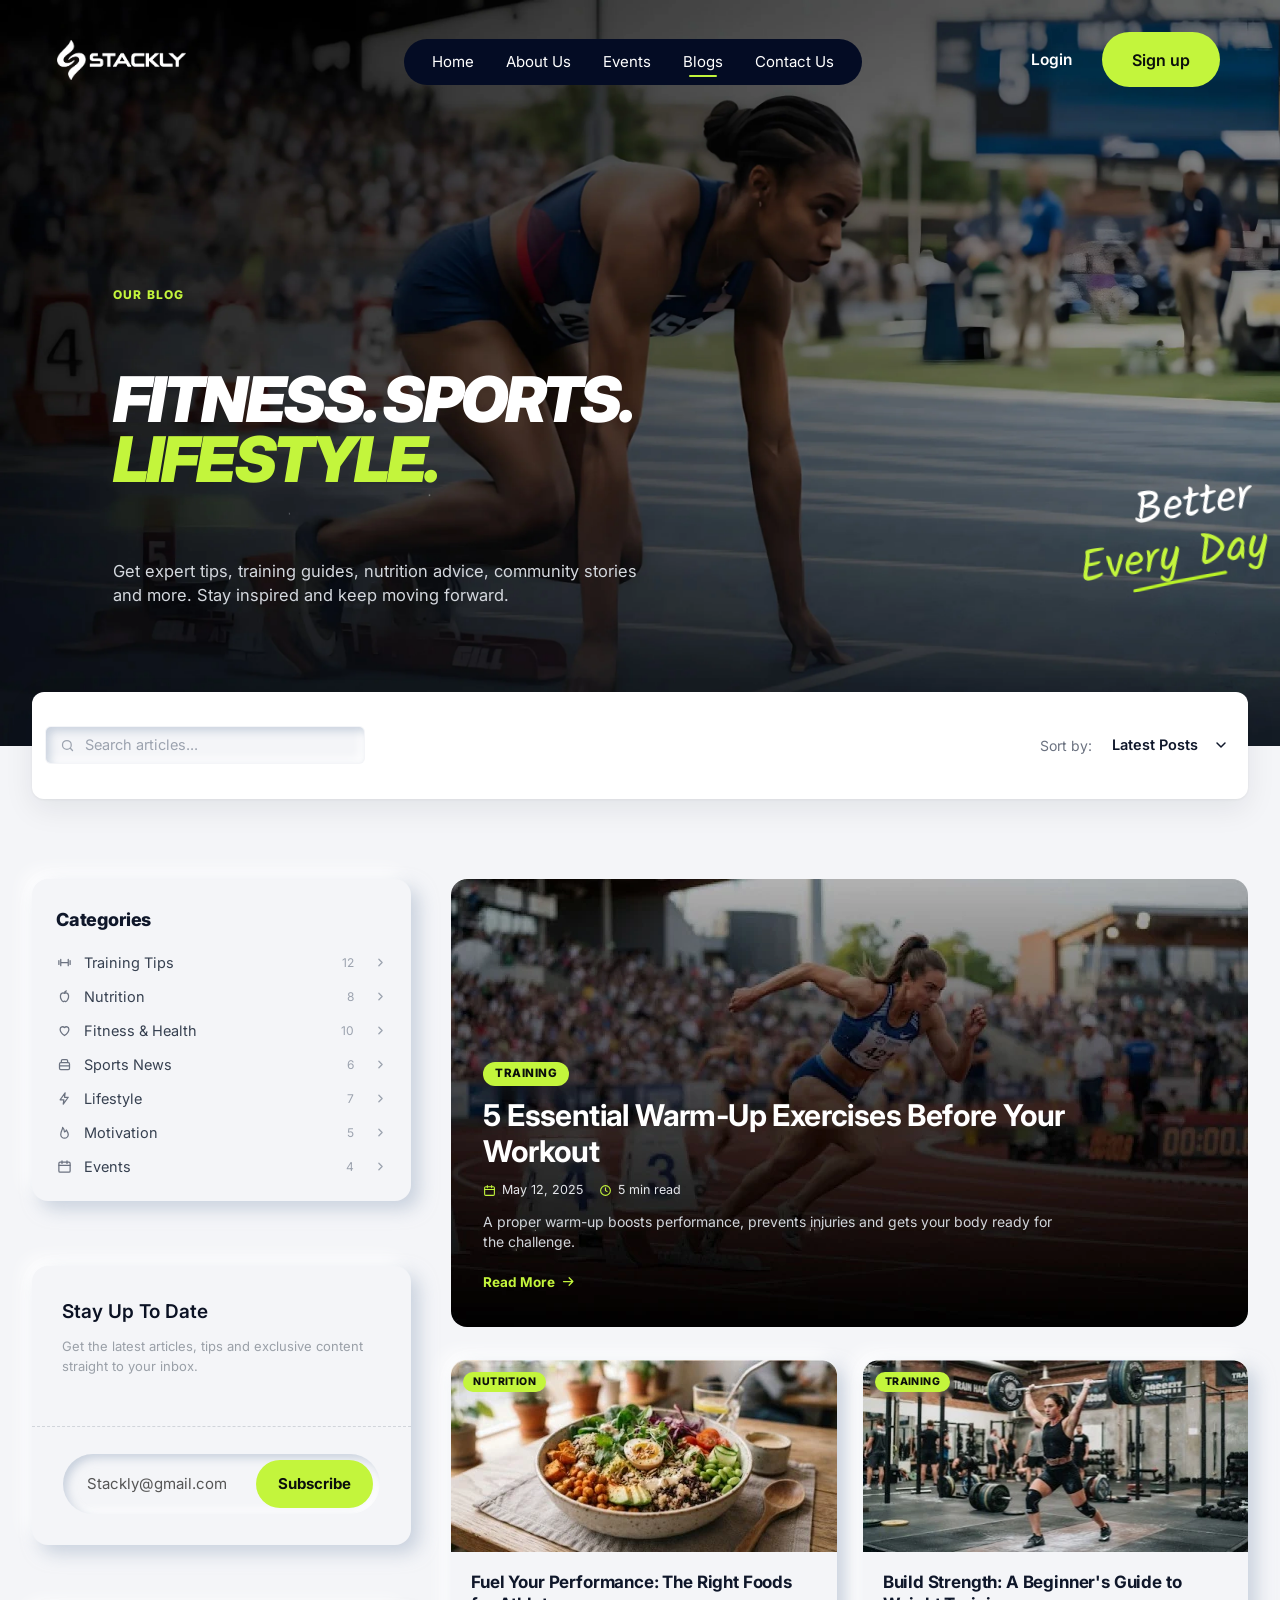
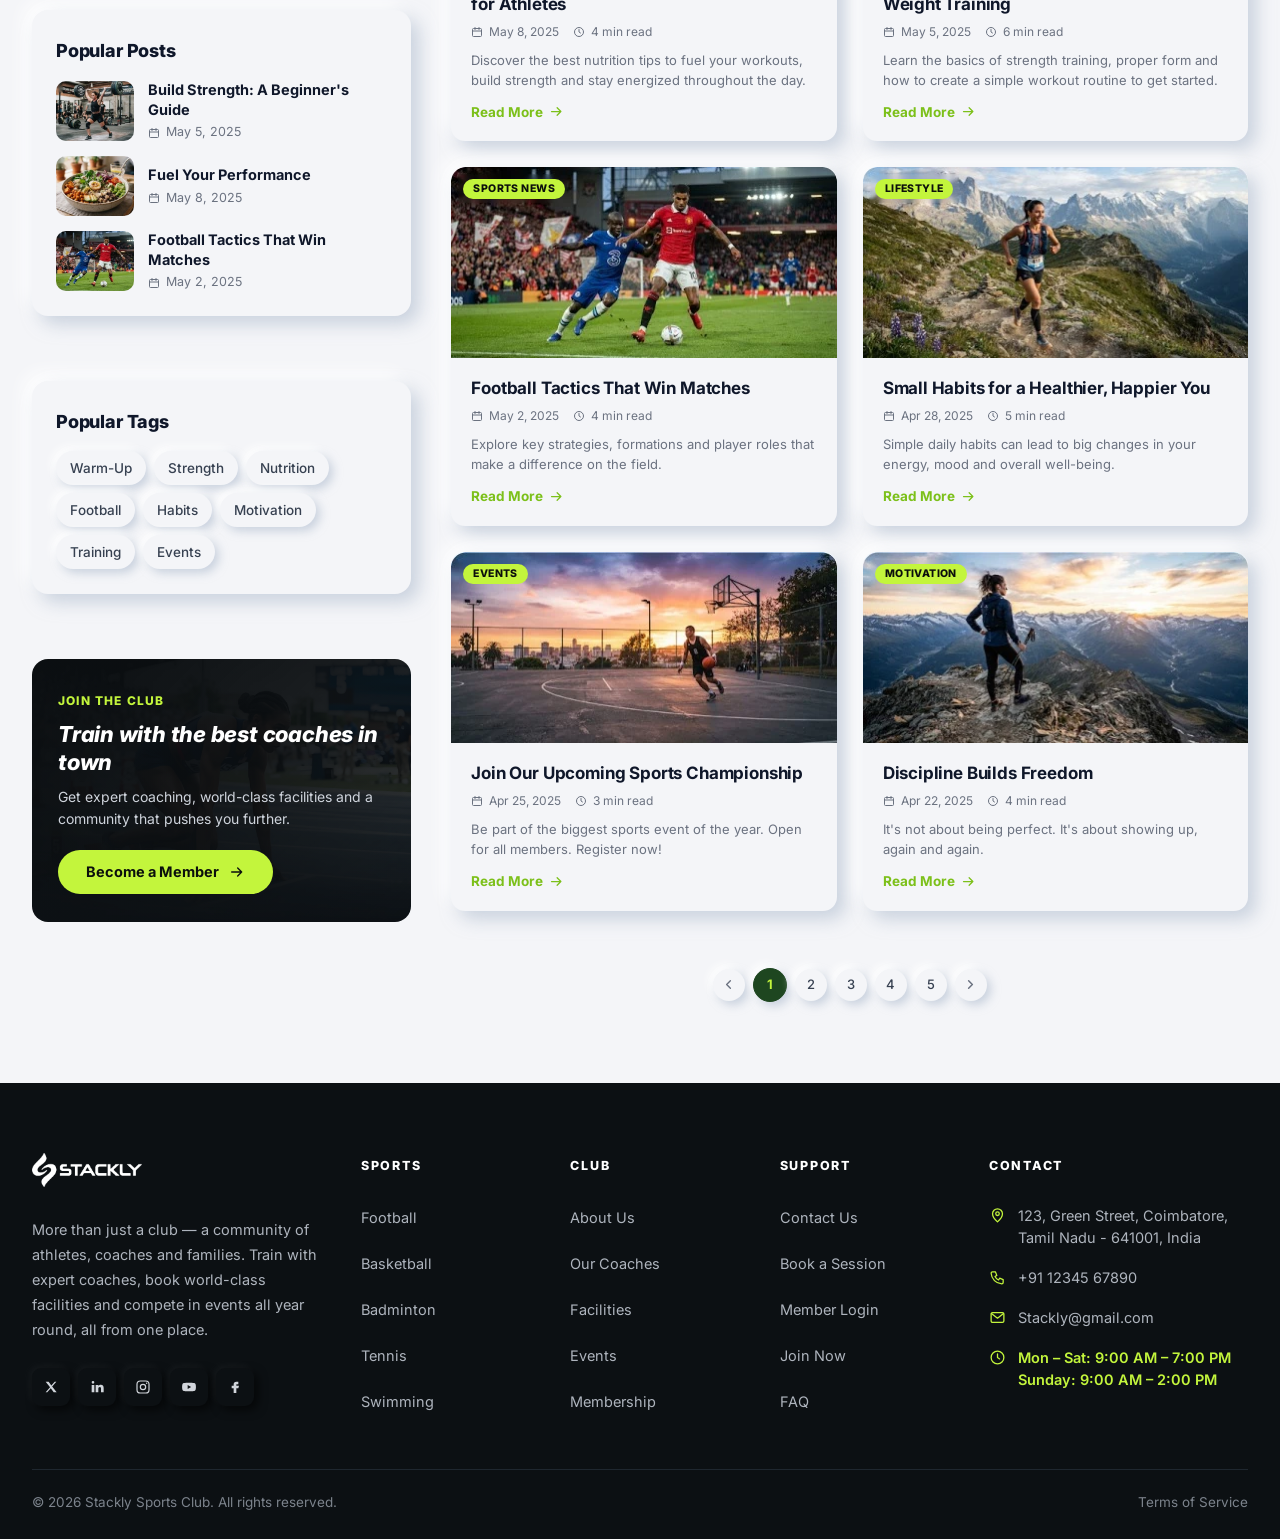
<file: blog.html>
<!DOCTYPE html>
<html lang="en">
<head>
  <meta charset="UTF-8" />
  <meta name="viewport" content="width=device-width, initial-scale=1.0" />
  <title>Blog – Stackly Sports Club</title>
  <link rel="preconnect" href="https://fonts.googleapis.com" />
  <link rel="preconnect" href="https://fonts.gstatic.com" crossorigin />
  <link href="https://fonts.googleapis.com/css2?family=Inter:ital,wght@0,400;0,500;0,600;0,700;0,800;1,700;1,800;1,900&family=Kalam:wght@300;400;700&display=swap" rel="stylesheet" />
  <link rel="stylesheet" href="style.css" />
  <link rel="stylesheet" href="blog.css" />
  <link rel="stylesheet" href="neumorphism.css" />
  <link rel="stylesheet" href="animations.css" />
</head>
<body>

  <!-- Page preloader -->
  <div class="preloader" id="preloader" role="status" aria-label="Loading">
    <div class="preloader-inner">
      <img src="images/logo.webp" alt="Stackly" class="preloader-logo" />
      <span class="preloader-bar"><i></i></span>
    </div>
  </div>

  <!-- SVG icon sprite -->
  <svg width="0" height="0" style="position:absolute" aria-hidden="true">
    <symbol id="i-arrow" viewBox="0 0 24 24"><path d="M4 12h15M13 6l6 6-6 6" fill="none" stroke="currentColor" stroke-width="2" stroke-linecap="round" stroke-linejoin="round"/></symbol>
    <symbol id="i-chev" viewBox="0 0 24 24"><path d="m9 6 6 6-6 6" fill="none" stroke="currentColor" stroke-width="2.4" stroke-linecap="round" stroke-linejoin="round"/></symbol>
    <symbol id="i-ig" viewBox="0 0 24 24"><rect x="3" y="3" width="18" height="18" rx="5" fill="none" stroke="currentColor" stroke-width="2"/><circle cx="12" cy="12" r="4" fill="none" stroke="currentColor" stroke-width="2"/><circle cx="17.5" cy="6.5" r="1.2" fill="currentColor"/></symbol>
    <symbol id="i-fb" viewBox="0 0 24 24"><path d="M14 8h3V4h-3a4 4 0 0 0-4 4v2H7v4h3v7h4v-7h3l1-4h-4V8.5c0-.3.2-.5.5-.5z" fill="currentColor"/></symbol>
    <symbol id="i-in" viewBox="0 0 24 24"><path d="M4 9h4v11H4zM6 3a2 2 0 1 1 0 4 2 2 0 0 1 0-4zM10 9h4v1.6c.6-1 1.9-1.9 3.7-1.9 3.4 0 4.3 2.2 4.3 5.3V20h-4v-5.4c0-1.4-.3-2.6-1.8-2.6-1.6 0-2.2 1.2-2.2 2.6V20h-4z" fill="currentColor"/></symbol>
    <symbol id="i-x" viewBox="0 0 24 24"><path d="M4 4h4.5l4 5.6L17.5 4H20l-6.3 7.3L20.5 20H16l-4.3-6-5.3 6H4l6.6-7.6z" fill="currentColor"/></symbol>
    <symbol id="i-cal" viewBox="0 0 24 24"><rect x="3" y="5" width="18" height="16" rx="2" fill="none" stroke="currentColor" stroke-width="2"/><path d="M3 10h18M8 3v4M16 3v4" stroke="currentColor" stroke-width="2" stroke-linecap="round"/></symbol>
    <symbol id="i-pin" viewBox="0 0 24 24"><path d="M12 22s7-6.2 7-12a7 7 0 0 0-14 0c0 5.8 7 12 7 12z" fill="none" stroke="currentColor" stroke-width="2"/><circle cx="12" cy="10" r="2.5" fill="none" stroke="currentColor" stroke-width="2"/></symbol>
    <symbol id="i-flag" viewBox="0 0 24 24"><path d="M6 21V4h11l-2 4 2 4H8M10 12v4" fill="none" stroke="currentColor" stroke-width="2" stroke-linecap="round" stroke-linejoin="round"/></symbol>
    <symbol id="i-scan" viewBox="0 0 24 24"><path d="M4 8V5a1 1 0 0 1 1-1h3M16 4h3a1 1 0 0 1 1 1v3M20 16v3a1 1 0 0 1-1 1h-3M8 20H5a1 1 0 0 1-1-1v-3M9 10v.01M15 10v.01M9 15c1.8 1.3 4.2 1.3 6 0" fill="none" stroke="currentColor" stroke-width="2" stroke-linecap="round"/></symbol>
    <symbol id="i-build" viewBox="0 0 24 24"><path d="M5 21V4a1 1 0 0 1 1-1h12a1 1 0 0 1 1 1v17M3 21h18M9 7h2M13 7h2M9 11h2M13 11h2M9 15h2M13 15h2" fill="none" stroke="currentColor" stroke-width="2" stroke-linecap="round"/></symbol>
    <symbol id="i-star" viewBox="0 0 24 24"><path d="m12 2 3 6.5 7 .8-5.2 4.8 1.4 7L12 17.6 5.8 21.1l1.4-7L2 9.3l7-.8z" fill="currentColor"/></symbol>
    <symbol id="i-search" viewBox="0 0 24 24"><circle cx="11" cy="11" r="7" fill="none" stroke="currentColor" stroke-width="2"/><path d="m20 20-3.5-3.5" stroke="currentColor" stroke-width="2" stroke-linecap="round"/></symbol>
    <symbol id="i-down" viewBox="0 0 24 24"><path d="m6 9 6 6 6-6" fill="none" stroke="currentColor" stroke-width="2.2" stroke-linecap="round" stroke-linejoin="round"/></symbol>
    <symbol id="i-left" viewBox="0 0 24 24"><path d="m15 6-6 6 6 6" fill="none" stroke="currentColor" stroke-width="2.2" stroke-linecap="round" stroke-linejoin="round"/></symbol>
    <symbol id="i-clock" viewBox="0 0 24 24"><circle cx="12" cy="12" r="9" fill="none" stroke="currentColor" stroke-width="2"/><path d="M12 7v5l3 2" fill="none" stroke="currentColor" stroke-width="2" stroke-linecap="round"/></symbol>
    <symbol id="i-dumbbell" viewBox="0 0 24 24"><path d="M6 7v10M3 9v6M18 7v10M21 9v6M6 12h12" fill="none" stroke="currentColor" stroke-width="2" stroke-linecap="round"/></symbol>
    <symbol id="i-apple" viewBox="0 0 24 24"><path d="M12 7c-2-1.5-6-1-6.5 3.5C5 15 8 20 10 20c1 0 1.2-.5 2-.5s1 .5 2 .5c2 0 5-5 4.5-9.5C18 6 14 5.5 12 7zM12 7c0-2 1-3.5 3-4" fill="none" stroke="currentColor" stroke-width="2" stroke-linecap="round" stroke-linejoin="round"/></symbol>
    <symbol id="i-heart" viewBox="0 0 24 24"><path d="M12 20s-7-4.4-7-10a4 4 0 0 1 7-2.6A4 4 0 0 1 19 10c0 5.6-7 10-7 10z" fill="none" stroke="currentColor" stroke-width="2" stroke-linejoin="round"/></symbol>
    <symbol id="i-news" viewBox="0 0 24 24"><rect x="4" y="9" width="16" height="11" rx="2" fill="none" stroke="currentColor" stroke-width="2"/><path d="M7 9V6a2 2 0 0 1 2-2h6a2 2 0 0 1 2 2v3M4 14h16" fill="none" stroke="currentColor" stroke-width="2"/></symbol>
    <symbol id="i-bolt" viewBox="0 0 24 24"><path d="M13 3 5 14h6l-1 7 8-11h-6z" fill="none" stroke="currentColor" stroke-width="2" stroke-linejoin="round"/></symbol>
    <symbol id="i-flame" viewBox="0 0 24 24"><path d="M12 21a6 6 0 0 0 6-6c0-3-2-5-3-7-1 2-2 3-3 3 0-3-1-5-3-7 0 4-3 6-3 11a6 6 0 0 0 6 6z" fill="none" stroke="currentColor" stroke-width="2" stroke-linejoin="round"/></symbol>
  </svg>

  <!-- ============ HEADER (fixed, outside the hero so it always stays on top) ============ -->
  <nav class="nav">
    <a href="index.html" class="nav-logo"><img src="images/logo.webp" alt="Stackly" /></a>
    <ul class="nav-links" id="navLinks">
      <li><a href="index.html">Home</a></li>
      <li><a href="about.html">About Us</a></li>
      <li><a href="events.html">Events</a></li>
      <li><a href="blog.html" class="active">Blogs</a></li>
      <li><a href="contact.html">Contact Us</a></li>
      <li class="nav-auth">
        <a href="login.html" class="nav-auth-login">Login</a>
        <a href="signup.html" class="nav-auth-signup">Sign up</a>
      </li>
    </ul>
    <div class="nav-actions">
      <a href="login.html" class="nav-login">Login</a>
      <a href="signup.html" class="btn btn-lime nav-signup">Sign up</a>
      <button class="burger" id="burger" aria-label="Open menu"><span></span><span></span><span></span></button>
    </div>
  </nav>

  <!-- ============ HERO ============ -->
  <header class="hero hero-blog" id="home">

    <div class="blog-hero-content">
      <span class="blog-eyebrow">OUR BLOG</span>
      <h1>FITNESS. SPORTS.<br /><span class="lime">LIFESTYLE.</span></h1>
      <p>Get expert tips, training guides, nutrition advice, community stories and more. Stay inspired and keep moving forward.</p>
    </div>

    <div class="hero-script blog-script" aria-hidden="true">
      <span>Better</span>
      <span>Every Day</span>
      <svg viewBox="0 0 100 10" class="hero-underline"><path d="M2 8 C 35 5, 70 3, 98 2" fill="none" stroke="#b9f227" stroke-width="3.5" stroke-linecap="round"/></svg>
    </div>
  </header>

  <!-- ============ SEARCH / SORT ============ -->
  <div class="blog-toolbar">
    <label class="blog-search">
      <svg><use href="#i-search"/></svg>
      <input type="search" id="blogSearch" placeholder="Search articles..." aria-label="Search articles" />
    </label>
    <label class="blog-sort">
      <span>Sort by:</span>
      <select id="blogSort" aria-label="Sort posts">
        <option value="latest">Latest Posts</option>
        <option value="oldest">Oldest Posts</option>
      </select>
      <svg><use href="#i-down"/></svg>
    </label>
  </div>

  <!-- ============ BLOG BODY ============ -->
  <section class="blog-main">
    <aside class="blog-side">
      <div class="side-box categories">
        <h3>Categories</h3>
        <ul id="blogCats">
            <li><button data-cat="training"><svg><use href="#i-dumbbell"/></svg><span>Training Tips</span><em>12</em><svg class="c-chev"><use href="#i-chev"/></svg></button></li>
            <li><button data-cat="nutrition"><svg><use href="#i-apple"/></svg><span>Nutrition</span><em>8</em><svg class="c-chev"><use href="#i-chev"/></svg></button></li>
            <li><button data-cat="fitness"><svg><use href="#i-heart"/></svg><span>Fitness & Health</span><em>10</em><svg class="c-chev"><use href="#i-chev"/></svg></button></li>
            <li><button data-cat="sports-news"><svg><use href="#i-news"/></svg><span>Sports News</span><em>6</em><svg class="c-chev"><use href="#i-chev"/></svg></button></li>
            <li><button data-cat="lifestyle"><svg><use href="#i-bolt"/></svg><span>Lifestyle</span><em>7</em><svg class="c-chev"><use href="#i-chev"/></svg></button></li>
            <li><button data-cat="motivation"><svg><use href="#i-flame"/></svg><span>Motivation</span><em>5</em><svg class="c-chev"><use href="#i-chev"/></svg></button></li>
            <li><button data-cat="events"><svg><use href="#i-cal"/></svg><span>Events</span><em>4</em><svg class="c-chev"><use href="#i-chev"/></svg></button></li>
        </ul>
      </div>

      <div class="newsletter side-news">
        <div class="news-top">
          <h5>Stay Up To Date</h5>
          <p>Get the latest articles, tips and exclusive content straight to your inbox.</p>
        </div>
        <form>
          <input type="email" placeholder="Stackly@gmail.com" aria-label="Email address" required />
          <button class="btn btn-lime" type="submit">Subscribe</button>
        </form>
        <small class="news-msg"></small>
      </div>
      <div class="side-box popular">
        <h3>Popular Posts</h3>
        <ul class="pop-list">
          <li><a href="404.html"><img src="images/blog-strength.webp" alt="" /><div><strong>Build Strength: A Beginner's Guide</strong><small><svg><use href="#i-cal"/></svg>May 5, 2025</small></div></a></li>
          <li><a href="404.html"><img src="images/blog-nutrition.webp" alt="" /><div><strong>Fuel Your Performance</strong><small><svg><use href="#i-cal"/></svg>May 8, 2025</small></div></a></li>
          <li><a href="404.html"><img src="images/blog-football.webp" alt="" /><div><strong>Football Tactics That Win Matches</strong><small><svg><use href="#i-cal"/></svg>May 2, 2025</small></div></a></li>
        </ul>
      </div>

      <div class="side-box">
        <h3>Popular Tags</h3>
        <div class="tag-cloud">
          <button data-tag="warm-up">Warm-Up</button><button data-tag="strength">Strength</button><button data-tag="nutrition">Nutrition</button>
          <button data-tag="football">Football</button><button data-tag="habits">Habits</button><button data-tag="motivation">Motivation</button>
          <button data-tag="training">Training</button><button data-tag="championship">Events</button>
        </div>
      </div>

      <div class="side-cta">
        <span class="side-cta-tag">JOIN THE CLUB</span>
        <h3>Train with the best coaches in town</h3>
        <p>Get expert coaching, world-class facilities and a community that pushes you further.</p>
        <a href="signup.html" class="btn btn-lime">Become a Member <svg class="ico"><use href="#i-arrow"/></svg></a>
      </div>
    </aside>

    <div class="blog-content">
      <article class="featured-post" data-cat="training">
        <img src="images/blog-featured.webp" alt="Sprinter bursting out of the starting blocks" />
        <div class="featured-post-text">
          <span class="post-pill big">TRAINING</span>
          <h2>5 Essential Warm-Up Exercises Before Your Workout</h2>
          <div class="post-meta light"><span><svg><use href="#i-cal"/></svg>May 12, 2025</span><span><svg><use href="#i-clock"/></svg>5 min read</span></div>
          <p>A proper warm-up boosts performance, prevents injuries and gets your body ready for the challenge.</p>
          <a href="404.html" class="read-more lime">Read More <svg><use href="#i-arrow"/></svg></a>
        </div>
      </article>

      <div class="post-grid" id="postGrid">
        <article class="post-card" data-cat="nutrition" data-date="2025-05-08">
          <div class="post-photo"><img src="images/blog-nutrition.webp" alt="" /><span class="post-pill">NUTRITION</span></div>
          <div class="post-body">
            <h3>Fuel Your Performance: The Right Foods for Athletes</h3>
            <div class="post-meta"><span><svg><use href="#i-cal"/></svg>May 8, 2025</span><span><svg><use href="#i-clock"/></svg>4 min read</span></div>
            <p>Discover the best nutrition tips to fuel your workouts, build strength and stay energized throughout the day.</p>
            <a href="404.html" class="read-more">Read More <svg><use href="#i-arrow"/></svg></a>
          </div>
        </article>
        <article class="post-card" data-cat="training" data-date="2025-05-05">
          <div class="post-photo"><img src="images/blog-strength.webp" alt="" /><span class="post-pill">TRAINING</span></div>
          <div class="post-body">
            <h3>Build Strength: A Beginner's Guide to Weight Training</h3>
            <div class="post-meta"><span><svg><use href="#i-cal"/></svg>May 5, 2025</span><span><svg><use href="#i-clock"/></svg>6 min read</span></div>
            <p>Learn the basics of strength training, proper form and how to create a simple workout routine to get started.</p>
            <a href="404.html" class="read-more">Read More <svg><use href="#i-arrow"/></svg></a>
          </div>
        </article>
        <article class="post-card" data-cat="sports-news" data-date="2025-05-02">
          <div class="post-photo"><img src="images/blog-football.webp" alt="" /><span class="post-pill">SPORTS NEWS</span></div>
          <div class="post-body">
            <h3>Football Tactics That Win Matches</h3>
            <div class="post-meta"><span><svg><use href="#i-cal"/></svg>May 2, 2025</span><span><svg><use href="#i-clock"/></svg>4 min read</span></div>
            <p>Explore key strategies, formations and player roles that make a difference on the field.</p>
            <a href="404.html" class="read-more">Read More <svg><use href="#i-arrow"/></svg></a>
          </div>
        </article>
        <article class="post-card" data-cat="lifestyle" data-date="2025-04-28">
          <div class="post-photo"><img src="images/blog-habits.webp" alt="" /><span class="post-pill">LIFESTYLE</span></div>
          <div class="post-body">
            <h3>Small Habits for a Healthier, Happier You</h3>
            <div class="post-meta"><span><svg><use href="#i-cal"/></svg>Apr 28, 2025</span><span><svg><use href="#i-clock"/></svg>5 min read</span></div>
            <p>Simple daily habits can lead to big changes in your energy, mood and overall well-being.</p>
            <a href="404.html" class="read-more">Read More <svg><use href="#i-arrow"/></svg></a>
          </div>
        </article>
        <article class="post-card" data-cat="events" data-date="2025-04-25">
          <div class="post-photo"><img src="images/blog-championship.webp" alt="" /><span class="post-pill">EVENTS</span></div>
          <div class="post-body">
            <h3>Join Our Upcoming Sports Championship</h3>
            <div class="post-meta"><span><svg><use href="#i-cal"/></svg>Apr 25, 2025</span><span><svg><use href="#i-clock"/></svg>3 min read</span></div>
            <p>Be part of the biggest sports event of the year. Open for all members. Register now!</p>
            <a href="404.html" class="read-more">Read More <svg><use href="#i-arrow"/></svg></a>
          </div>
        </article>
        <article class="post-card" data-cat="motivation" data-date="2025-04-22">
          <div class="post-photo"><img src="images/blog-discipline.webp" alt="" /><span class="post-pill">MOTIVATION</span></div>
          <div class="post-body">
            <h3>Discipline Builds Freedom</h3>
            <div class="post-meta"><span><svg><use href="#i-cal"/></svg>Apr 22, 2025</span><span><svg><use href="#i-clock"/></svg>4 min read</span></div>
            <p>It's not about being perfect. It's about showing up, again and again.</p>
            <a href="404.html" class="read-more">Read More <svg><use href="#i-arrow"/></svg></a>
          </div>
        </article>
        <p class="no-posts" id="noPosts" hidden>No articles match your search. Try another keyword or category.</p>
      </div>

      <nav class="pagination" id="pagination" aria-label="Blog pages">
        <button class="pg-arrow" data-dir="-1" aria-label="Previous page"><svg><use href="#i-left"/></svg></button>
        <button class="active">1</button><button>2</button><button>3</button><button>4</button><button>5</button>
        <button class="pg-arrow" data-dir="1" aria-label="Next page"><svg><use href="#i-chev"/></svg></button>
      </nav>
    </div>
  </section>

  <!-- ============ FOOTER ============ -->
  <footer class="footer" id="contact">
    <div class="container footer-grid">
      <div class="f-brand">
        <a href="index.html" class="f-logo"><img src="images/logo.webp" alt="Stackly" /></a>
        <p class="f-about">More than just a club — a community of athletes, coaches and families. Train with expert coaches, book world-class facilities and compete in events all year round, all from one place.</p>
        <div class="f-socials">
          <a href="404.html" aria-label="X (Twitter)"><svg viewBox="0 0 24 24"><path d="M4 4h4.5l4 5.6L17.5 4H20l-6.3 7.3L20.5 20H16l-4.3-6-5.3 6H4l6.6-7.6z" fill="currentColor"/></svg></a>
          <a href="404.html" aria-label="LinkedIn"><svg viewBox="0 0 24 24"><path d="M4 9h4v11H4zM6 3a2 2 0 1 1 0 4 2 2 0 0 1 0-4zM10 9h4v1.6c.6-1 1.9-1.9 3.7-1.9 3.4 0 4.3 2.2 4.3 5.3V20h-4v-5.4c0-1.4-.3-2.6-1.8-2.6-1.6 0-2.2 1.2-2.2 2.6V20h-4z" fill="currentColor"/></svg></a>
          <a href="404.html" aria-label="Instagram"><svg viewBox="0 0 24 24"><rect x="3" y="3" width="18" height="18" rx="5" fill="none" stroke="currentColor" stroke-width="1.8" stroke-linecap="round" stroke-linejoin="round"/><circle cx="12" cy="12" r="4" fill="none" stroke="currentColor" stroke-width="1.8" stroke-linecap="round" stroke-linejoin="round"/><circle cx="17.5" cy="6.5" r="1.1" fill="currentColor"/></svg></a>
          <a href="404.html" aria-label="YouTube"><svg viewBox="0 0 24 24"><path d="M22 8.2a3 3 0 0 0-2.1-2.1C18 5.6 12 5.6 12 5.6s-6 0-7.9.5A3 3 0 0 0 2 8.2 31 31 0 0 0 1.6 12 31 31 0 0 0 2 15.8a3 3 0 0 0 2.1 2.1c1.9.5 7.9.5 7.9.5s6 0 7.9-.5a3 3 0 0 0 2.1-2.1c.4-1.2.4-3.8.4-3.8s0-2.6-.4-3.8zM10 15V9l5.2 3z" fill="currentColor"/></svg></a>
          <a href="404.html" aria-label="Facebook"><svg viewBox="0 0 24 24"><path d="M14 8h3V4h-3a4 4 0 0 0-4 4v2H7v4h3v7h4v-7h3l1-4h-4V8.5c0-.3.2-.5.5-.5z" fill="currentColor"/></svg></a>
        </div>
      </div>

        <nav class="f-col" aria-label="Sports">
          <h5>SPORTS</h5>
          <ul>
            <li><a href="404.html">Football</a></li>
            <li><a href="404.html">Basketball</a></li>
            <li><a href="404.html">Badminton</a></li>
            <li><a href="404.html">Tennis</a></li>
            <li><a href="404.html">Swimming</a></li>
          </ul>
        </nav>

        <nav class="f-col" aria-label="Club">
          <h5>CLUB</h5>
          <ul>
            <li><a href="404.html">About Us</a></li>
            <li><a href="404.html">Our Coaches</a></li>
            <li><a href="404.html">Facilities</a></li>
            <li><a href="404.html">Events</a></li>
            <li><a href="404.html">Membership</a></li>
          </ul>
        </nav>

        <nav class="f-col" aria-label="Support">
          <h5>SUPPORT</h5>
          <ul>
            <li><a href="404.html">Contact Us</a></li>
            <li><a href="404.html">Book a Session</a></li>
            <li><a href="404.html">Member Login</a></li>
            <li><a href="404.html">Join Now</a></li>
            <li><a href="404.html">FAQ</a></li>
          </ul>
        </nav>

      <div class="f-col f-reach">
        <h5>CONTACT</h5>
        <ul>
          <li><svg viewBox="0 0 24 24"><path d="M12 21s7-6.2 7-11.5a7 7 0 0 0-14 0C5 14.8 12 21 12 21z" fill="none" stroke="currentColor" stroke-width="1.8" stroke-linecap="round" stroke-linejoin="round"/><circle cx="12" cy="9.5" r="2.5" fill="none" stroke="currentColor" stroke-width="1.8" stroke-linecap="round" stroke-linejoin="round"/></svg><span>123, Green Street, Coimbatore,<br />Tamil Nadu - 641001, India</span></li>
          <li><svg viewBox="0 0 24 24"><path d="M5 4h4l2 5-2.5 1.5a11 11 0 0 0 5 5L15 13l5 2v4a2 2 0 0 1-2 2A16 16 0 0 1 3 6a2 2 0 0 1 2-2" fill="none" stroke="currentColor" stroke-width="1.8" stroke-linecap="round" stroke-linejoin="round"/></svg><a href="tel:+911234567890">+91 12345 67890</a></li>
          <li><svg viewBox="0 0 24 24"><rect x="3" y="5" width="18" height="14" rx="2" fill="none" stroke="currentColor" stroke-width="1.8" stroke-linecap="round" stroke-linejoin="round"/><path d="m3.5 6.5 8.5 6.5 8.5-6.5" fill="none" stroke="currentColor" stroke-width="1.8" stroke-linecap="round" stroke-linejoin="round"/></svg><a href="mailto:Stackly@gmail.com">Stackly@gmail.com</a></li>
          <li class="f-hours"><svg viewBox="0 0 24 24"><circle cx="12" cy="12" r="9" fill="none" stroke="currentColor" stroke-width="1.8" stroke-linecap="round" stroke-linejoin="round"/><path d="M12 7v5l3 2" fill="none" stroke="currentColor" stroke-width="1.8" stroke-linecap="round" stroke-linejoin="round"/></svg><span>Mon – Sat: 9:00 AM – 7:00 PM<br />Sunday: 9:00 AM – 2:00 PM</span></li>
        </ul>
      </div>
    </div>

    <div class="container footer-bottom">
      <span>© 2026 Stackly Sports Club. All rights reserved.</span>
      <div><a href="#">Terms of Service</a></div>
    </div>
  </footer>

  <script src="script.js"></script>
  <script src="animations.js"></script>
  <script src="preloader.js"></script>
</body>
</html>
</file>
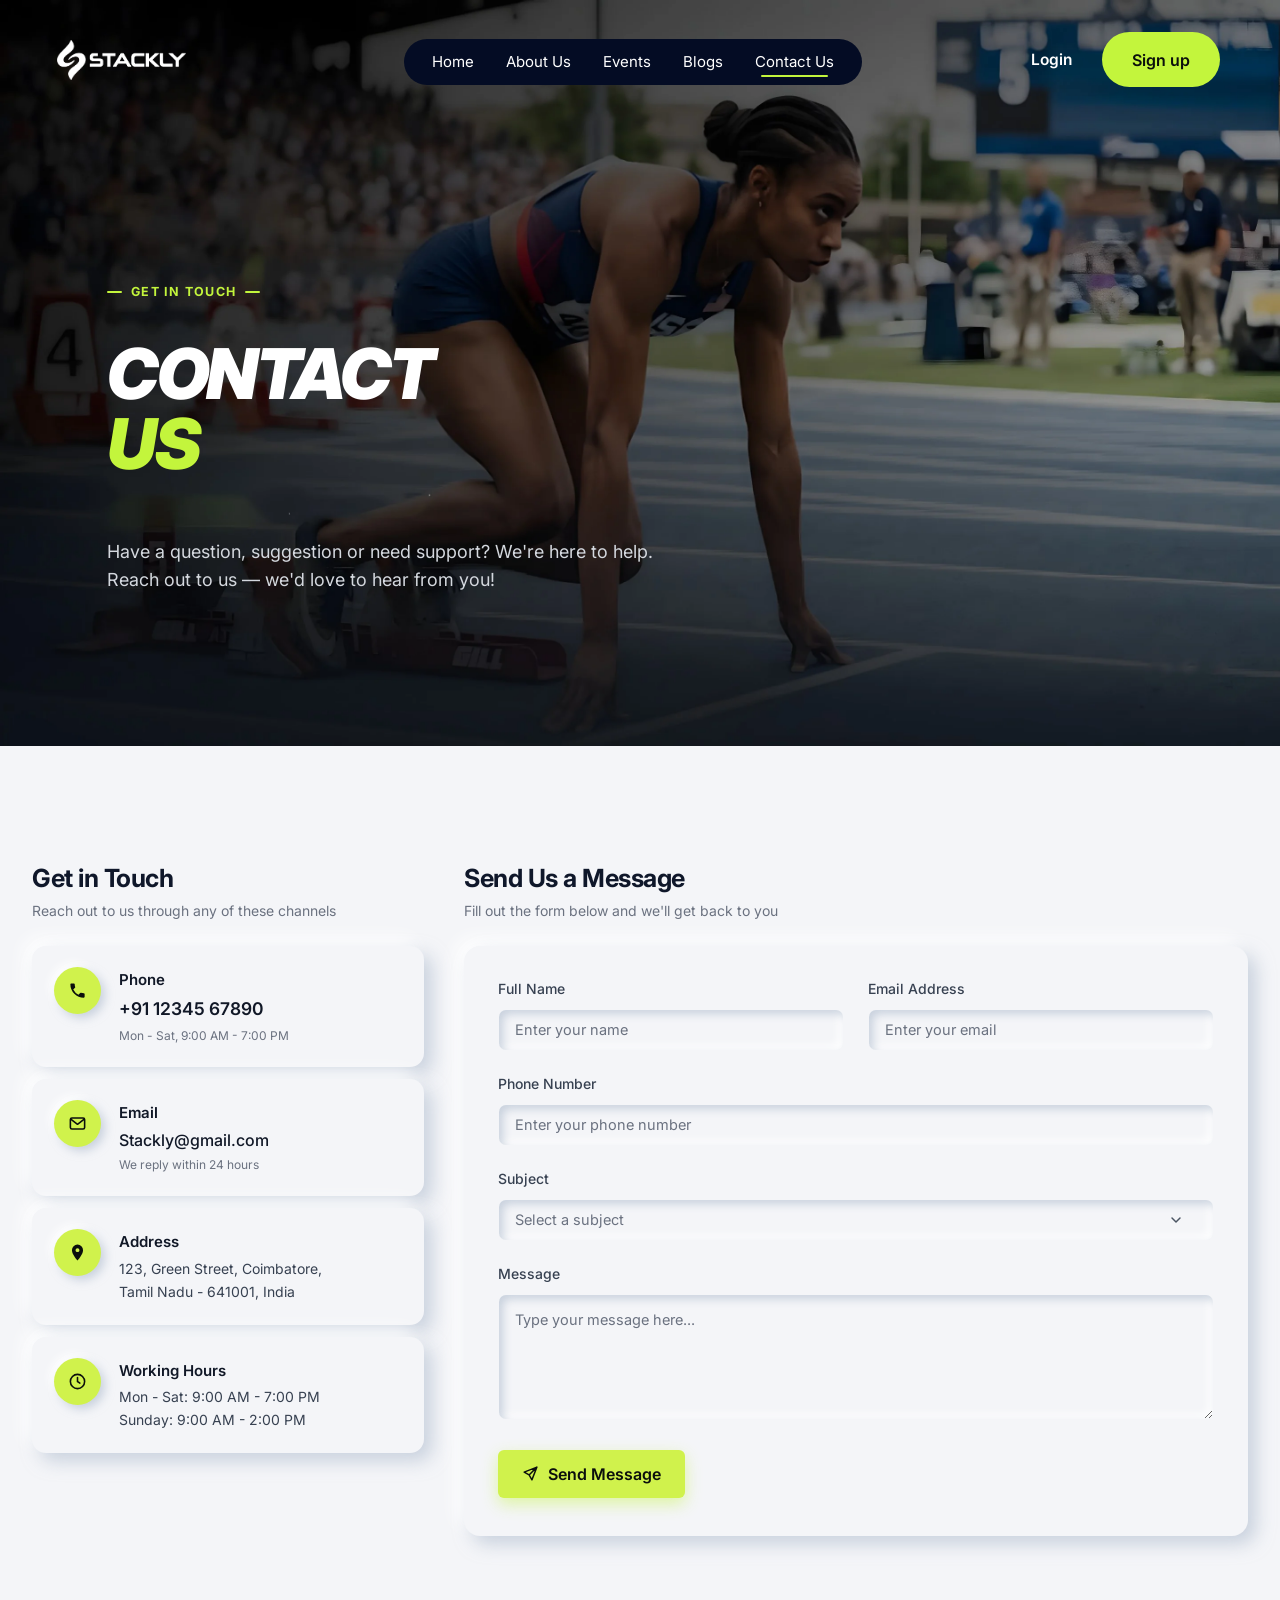
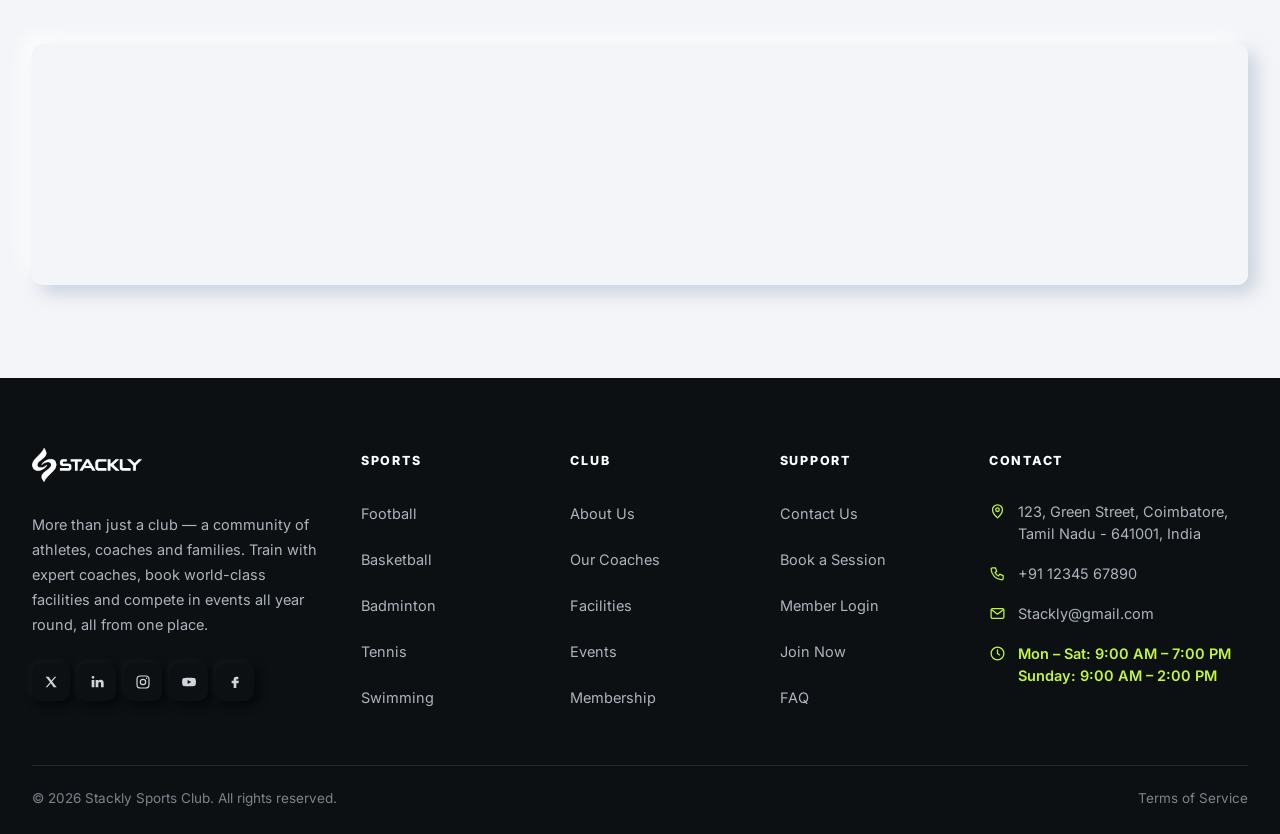
<file: contact.html>
<!DOCTYPE html>
<html lang="en">
<head>
  <meta charset="UTF-8" />
  <meta name="viewport" content="width=device-width, initial-scale=1.0" />
  <title>Contact Us – Stackly Sports Club</title>
  <link rel="preconnect" href="https://fonts.googleapis.com" />
  <link rel="preconnect" href="https://fonts.gstatic.com" crossorigin />
  <link href="https://fonts.googleapis.com/css2?family=Inter:ital,wght@0,400;0,500;0,600;0,700;0,800;1,700;1,800;1,900&family=Kalam:wght@300;400;700&display=swap" rel="stylesheet" />
  <link rel="stylesheet" href="style.css" />
  <link rel="stylesheet" href="contact.css" />
  <link rel="stylesheet" href="neumorphism.css" />
  <link rel="stylesheet" href="animations.css" />
</head>
<body>

  <!-- Page preloader -->
  <div class="preloader" id="preloader" role="status" aria-label="Loading">
    <div class="preloader-inner">
      <img src="images/logo.webp" alt="Stackly" class="preloader-logo" />
      <span class="preloader-bar"><i></i></span>
    </div>
  </div>

  <!-- SVG icon sprite -->
  <svg width="0" height="0" style="position:absolute" aria-hidden="true">
    <symbol id="i-arrow" viewBox="0 0 24 24"><path d="M4 12h15M13 6l6 6-6 6" fill="none" stroke="currentColor" stroke-width="2" stroke-linecap="round" stroke-linejoin="round"/></symbol>
    <symbol id="i-chev" viewBox="0 0 24 24"><path d="m9 6 6 6-6 6" fill="none" stroke="currentColor" stroke-width="2.4" stroke-linecap="round" stroke-linejoin="round"/></symbol>
    <symbol id="i-ig" viewBox="0 0 24 24"><rect x="3" y="3" width="18" height="18" rx="5" fill="none" stroke="currentColor" stroke-width="2"/><circle cx="12" cy="12" r="4" fill="none" stroke="currentColor" stroke-width="2"/><circle cx="17.5" cy="6.5" r="1.2" fill="currentColor"/></symbol>
    <symbol id="i-fb" viewBox="0 0 24 24"><path d="M14 8h3V4h-3a4 4 0 0 0-4 4v2H7v4h3v7h4v-7h3l1-4h-4V8.5c0-.3.2-.5.5-.5z" fill="currentColor"/></symbol>
    <symbol id="i-in" viewBox="0 0 24 24"><path d="M4 9h4v11H4zM6 3a2 2 0 1 1 0 4 2 2 0 0 1 0-4zM10 9h4v1.6c.6-1 1.9-1.9 3.7-1.9 3.4 0 4.3 2.2 4.3 5.3V20h-4v-5.4c0-1.4-.3-2.6-1.8-2.6-1.6 0-2.2 1.2-2.2 2.6V20h-4z" fill="currentColor"/></symbol>
    <symbol id="i-x" viewBox="0 0 24 24"><path d="M4 4h4.5l4 5.6L17.5 4H20l-6.3 7.3L20.5 20H16l-4.3-6-5.3 6H4l6.6-7.6z" fill="currentColor"/></symbol>
    <symbol id="i-cal" viewBox="0 0 24 24"><rect x="3" y="5" width="18" height="16" rx="2" fill="none" stroke="currentColor" stroke-width="2"/><path d="M3 10h18M8 3v4M16 3v4" stroke="currentColor" stroke-width="2" stroke-linecap="round"/></symbol>
    <symbol id="i-pin" viewBox="0 0 24 24"><path d="M12 22s7-6.2 7-12a7 7 0 0 0-14 0c0 5.8 7 12 7 12z" fill="none" stroke="currentColor" stroke-width="2"/><circle cx="12" cy="10" r="2.5" fill="none" stroke="currentColor" stroke-width="2"/></symbol>
    <symbol id="i-flag" viewBox="0 0 24 24"><path d="M6 21V4h11l-2 4 2 4H8M10 12v4" fill="none" stroke="currentColor" stroke-width="2" stroke-linecap="round" stroke-linejoin="round"/></symbol>
    <symbol id="i-scan" viewBox="0 0 24 24"><path d="M4 8V5a1 1 0 0 1 1-1h3M16 4h3a1 1 0 0 1 1 1v3M20 16v3a1 1 0 0 1-1 1h-3M8 20H5a1 1 0 0 1-1-1v-3M9 10v.01M15 10v.01M9 15c1.8 1.3 4.2 1.3 6 0" fill="none" stroke="currentColor" stroke-width="2" stroke-linecap="round"/></symbol>
    <symbol id="i-build" viewBox="0 0 24 24"><path d="M5 21V4a1 1 0 0 1 1-1h12a1 1 0 0 1 1 1v17M3 21h18M9 7h2M13 7h2M9 11h2M13 11h2M9 15h2M13 15h2" fill="none" stroke="currentColor" stroke-width="2" stroke-linecap="round"/></symbol>
    <symbol id="i-star" viewBox="0 0 24 24"><path d="m12 2 3 6.5 7 .8-5.2 4.8 1.4 7L12 17.6 5.8 21.1l1.4-7L2 9.3l7-.8z" fill="currentColor"/></symbol>
    <symbol id="i-phone" viewBox="0 0 24 24"><path d="M6.6 10.8a15.1 15.1 0 0 0 6.6 6.6l2.2-2.2a1 1 0 0 1 1-.25 11.4 11.4 0 0 0 3.6.57 1 1 0 0 1 1 1V20a1 1 0 0 1-1 1A17 17 0 0 1 3 4a1 1 0 0 1 1-1h3.5a1 1 0 0 1 1 1c0 1.25.2 2.45.57 3.57a1 1 0 0 1-.25 1z" fill="currentColor"/></symbol>
    <symbol id="i-mail" viewBox="0 0 24 24"><rect x="3" y="5" width="18" height="14" rx="2" fill="none" stroke="currentColor" stroke-width="2"/><path d="m3.5 6.5 8.5 6.5 8.5-6.5" fill="none" stroke="currentColor" stroke-width="2" stroke-linejoin="round"/></symbol>
    <symbol id="i-pin-fill" viewBox="0 0 24 24"><path d="M12 2a7 7 0 0 0-7 7c0 5.3 7 13 7 13s7-7.7 7-13a7 7 0 0 0-7-7zm0 9.5A2.5 2.5 0 1 1 12 6.5a2.5 2.5 0 0 1 0 5z" fill="currentColor"/></symbol>
    <symbol id="i-clock2" viewBox="0 0 24 24"><circle cx="12" cy="12" r="9" fill="none" stroke="currentColor" stroke-width="2"/><path d="M12 7v5l3 2" fill="none" stroke="currentColor" stroke-width="2" stroke-linecap="round"/></symbol>
    <symbol id="i-send" viewBox="0 0 24 24"><path d="M21 3 10 14M21 3l-7 18-4-7-7-4z" fill="none" stroke="currentColor" stroke-width="2" stroke-linejoin="round" stroke-linecap="round"/></symbol>
    <symbol id="i-down" viewBox="0 0 24 24"><path d="m6 9 6 6 6-6" fill="none" stroke="currentColor" stroke-width="2.2" stroke-linecap="round" stroke-linejoin="round"/></symbol>
  </svg>

  <!-- ============ HEADER (fixed, outside the hero so it always stays on top) ============ -->
  <nav class="nav">
    <a href="index.html" class="nav-logo"><img src="images/logo.webp" alt="Stackly" /></a>
    <ul class="nav-links" id="navLinks">
      <li><a href="index.html">Home</a></li>
      <li><a href="about.html">About Us</a></li>
      <li><a href="events.html">Events</a></li>
      <li><a href="blog.html">Blogs</a></li>
      <li><a href="contact.html" class="active">Contact Us</a></li>
      <li class="nav-auth">
        <a href="login.html" class="nav-auth-login">Login</a>
        <a href="signup.html" class="nav-auth-signup">Sign up</a>
      </li>
    </ul>
    <div class="nav-actions">
      <a href="login.html" class="nav-login">Login</a>
      <a href="signup.html" class="btn btn-lime nav-signup">Sign up</a>
      <button class="burger" id="burger" aria-label="Open menu"><span></span><span></span><span></span></button>
    </div>
  </nav>

  <!-- ============ HERO ============ -->
  <header class="hero hero-contact" id="home">

    <div class="contact-hero-content">
      <span class="dash-eyebrow">GET IN TOUCH</span>
      <h1>CONTACT<br /><span class="lime">US</span></h1>
      <p>Have a question, suggestion or need support? We're here to help. <br />Reach out to us — we'd love to hear from you!</p>
    </div>
  </header>

  <!-- ============ CONTACT ============ -->
  <section class="contact" id="contact">
    <div class="contact-grid">
      <div class="contact-info">
        <h2>Get in Touch</h2>
        <p class="contact-sub">Reach out to us through any of these channels</p>
        <div class="info-list">
        <div class="info-card">
          <span class="info-icon"><svg><use href="#i-phone"/></svg></span>
          <div>
            <h4>Phone</h4>
            <a class="info-main" href="tel:+911234567890">+91 12345 67890</a>
            <small>Mon - Sat, 9:00 AM - 7:00 PM</small>
          </div>
        </div>
        <div class="info-card">
          <span class="info-icon"><svg><use href="#i-mail"/></svg></span>
          <div>
            <h4>Email</h4>
            <a class="info-mid" href="mailto:Stackly@gmail.com">Stackly@gmail.com</a>
            <small>We reply within 24 hours</small>
          </div>
        </div>
        <div class="info-card">
          <span class="info-icon"><svg><use href="#i-pin-fill"/></svg></span>
          <div>
            <h4>Address</h4>
            <p>123, Green Street, Coimbatore,<br />Tamil Nadu - 641001, India</p>
          </div>
        </div>
        <div class="info-card">
          <span class="info-icon"><svg><use href="#i-clock2"/></svg></span>
          <div>
            <h4>Working Hours</h4>
            <p>Mon - Sat: 9:00 AM - 7:00 PM<br />Sunday: 9:00 AM - 2:00 PM</p>
          </div>
        </div>
        </div>
      </div>

      <div class="contact-form-wrap">
        <h2>Send Us a Message</h2>
        <p class="contact-sub">Fill out the form below and we'll get back to you</p>
        <form class="contact-form" id="contactForm" novalidate>
          <div class="form-row two">
            <label>Full Name<input type="text" name="name" placeholder="Enter your name" required /></label>
            <label>Email Address<input type="email" name="email" placeholder="Enter your email" required /></label>
          </div>
          <label>Phone Number<input type="tel" name="phone" placeholder="Enter your phone number" /></label>
          <label>Subject
            <span class="select-wrap">
              <select name="subject" required>
                <option value="" selected disabled>Select a subject</option>
                <option>Membership</option>
                <option>Coaching &amp; Training</option>
                <option>Events</option>
                <option>Facilities</option>
                <option>Other</option>
              </select>
              <svg><use href="#i-down"/></svg>
            </span>
          </label>
          <label>Message<textarea name="message" placeholder="Type your message here..." required></textarea></label>
          <button type="submit" class="send-btn"><svg><use href="#i-send"/></svg>Send Message</button>
          <p class="form-status" id="formStatus" role="status"></p>
        </form>
      </div>
    </div>

    <div class="map-box">
      <iframe title="Stackly Sports Club location" src="https://maps.google.com/maps?q=Green%20Street%2C%20Coimbatore%2C%20Tamil%20Nadu%20641001&amp;z=15&amp;output=embed" loading="lazy" referrerpolicy="no-referrer-when-downgrade" allowfullscreen></iframe>
    </div>
  </section>

  <!-- ============ FOOTER ============ -->
  <footer class="footer">
    <div class="container footer-grid">
      <div class="f-brand">
        <a href="index.html" class="f-logo"><img src="images/logo.webp" alt="Stackly" /></a>
        <p class="f-about">More than just a club — a community of athletes, coaches and families. Train with expert coaches, book world-class facilities and compete in events all year round, all from one place.</p>
        <div class="f-socials">
          <a href="404.html" aria-label="X (Twitter)"><svg viewBox="0 0 24 24"><path d="M4 4h4.5l4 5.6L17.5 4H20l-6.3 7.3L20.5 20H16l-4.3-6-5.3 6H4l6.6-7.6z" fill="currentColor"/></svg></a>
          <a href="404.html" aria-label="LinkedIn"><svg viewBox="0 0 24 24"><path d="M4 9h4v11H4zM6 3a2 2 0 1 1 0 4 2 2 0 0 1 0-4zM10 9h4v1.6c.6-1 1.9-1.9 3.7-1.9 3.4 0 4.3 2.2 4.3 5.3V20h-4v-5.4c0-1.4-.3-2.6-1.8-2.6-1.6 0-2.2 1.2-2.2 2.6V20h-4z" fill="currentColor"/></svg></a>
          <a href="404.html" aria-label="Instagram"><svg viewBox="0 0 24 24"><rect x="3" y="3" width="18" height="18" rx="5" fill="none" stroke="currentColor" stroke-width="1.8" stroke-linecap="round" stroke-linejoin="round"/><circle cx="12" cy="12" r="4" fill="none" stroke="currentColor" stroke-width="1.8" stroke-linecap="round" stroke-linejoin="round"/><circle cx="17.5" cy="6.5" r="1.1" fill="currentColor"/></svg></a>
          <a href="404.html" aria-label="YouTube"><svg viewBox="0 0 24 24"><path d="M22 8.2a3 3 0 0 0-2.1-2.1C18 5.6 12 5.6 12 5.6s-6 0-7.9.5A3 3 0 0 0 2 8.2 31 31 0 0 0 1.6 12 31 31 0 0 0 2 15.8a3 3 0 0 0 2.1 2.1c1.9.5 7.9.5 7.9.5s6 0 7.9-.5a3 3 0 0 0 2.1-2.1c.4-1.2.4-3.8.4-3.8s0-2.6-.4-3.8zM10 15V9l5.2 3z" fill="currentColor"/></svg></a>
          <a href="404.html" aria-label="Facebook"><svg viewBox="0 0 24 24"><path d="M14 8h3V4h-3a4 4 0 0 0-4 4v2H7v4h3v7h4v-7h3l1-4h-4V8.5c0-.3.2-.5.5-.5z" fill="currentColor"/></svg></a>
        </div>
      </div>

        <nav class="f-col" aria-label="Sports">
          <h5>SPORTS</h5>
          <ul>
            <li><a href="404.html">Football</a></li>
            <li><a href="404.html">Basketball</a></li>
            <li><a href="404.html">Badminton</a></li>
            <li><a href="404.html">Tennis</a></li>
            <li><a href="404.html">Swimming</a></li>
          </ul>
        </nav>

        <nav class="f-col" aria-label="Club">
          <h5>CLUB</h5>
          <ul>
            <li><a href="404.html">About Us</a></li>
            <li><a href="404.html">Our Coaches</a></li>
            <li><a href="404.html">Facilities</a></li>
            <li><a href="404.html">Events</a></li>
            <li><a href="404.html">Membership</a></li>
          </ul>
        </nav>

        <nav class="f-col" aria-label="Support">
          <h5>SUPPORT</h5>
          <ul>
            <li><a href="404.html">Contact Us</a></li>
            <li><a href="404.html">Book a Session</a></li>
            <li><a href="404.html">Member Login</a></li>
            <li><a href="404.html">Join Now</a></li>
            <li><a href="404.html">FAQ</a></li>
          </ul>
        </nav>

      <div class="f-col f-reach">
        <h5>CONTACT</h5>
        <ul>
          <li><svg viewBox="0 0 24 24"><path d="M12 21s7-6.2 7-11.5a7 7 0 0 0-14 0C5 14.8 12 21 12 21z" fill="none" stroke="currentColor" stroke-width="1.8" stroke-linecap="round" stroke-linejoin="round"/><circle cx="12" cy="9.5" r="2.5" fill="none" stroke="currentColor" stroke-width="1.8" stroke-linecap="round" stroke-linejoin="round"/></svg><span>123, Green Street, Coimbatore,<br />Tamil Nadu - 641001, India</span></li>
          <li><svg viewBox="0 0 24 24"><path d="M5 4h4l2 5-2.5 1.5a11 11 0 0 0 5 5L15 13l5 2v4a2 2 0 0 1-2 2A16 16 0 0 1 3 6a2 2 0 0 1 2-2" fill="none" stroke="currentColor" stroke-width="1.8" stroke-linecap="round" stroke-linejoin="round"/></svg><a href="tel:+911234567890">+91 12345 67890</a></li>
          <li><svg viewBox="0 0 24 24"><rect x="3" y="5" width="18" height="14" rx="2" fill="none" stroke="currentColor" stroke-width="1.8" stroke-linecap="round" stroke-linejoin="round"/><path d="m3.5 6.5 8.5 6.5 8.5-6.5" fill="none" stroke="currentColor" stroke-width="1.8" stroke-linecap="round" stroke-linejoin="round"/></svg><a href="mailto:Stackly@gmail.com">Stackly@gmail.com</a></li>
          <li class="f-hours"><svg viewBox="0 0 24 24"><circle cx="12" cy="12" r="9" fill="none" stroke="currentColor" stroke-width="1.8" stroke-linecap="round" stroke-linejoin="round"/><path d="M12 7v5l3 2" fill="none" stroke="currentColor" stroke-width="1.8" stroke-linecap="round" stroke-linejoin="round"/></svg><span>Mon – Sat: 9:00 AM – 7:00 PM<br />Sunday: 9:00 AM – 2:00 PM</span></li>
        </ul>
      </div>
    </div>

    <div class="container footer-bottom">
      <span>© 2026 Stackly Sports Club. All rights reserved.</span>
      <div><a href="#">Terms of Service</a></div>
    </div>
  </footer>

  <script src="script.js"></script>
  <script src="animations.js"></script>
  <script src="preloader.js"></script>
</body>
</html>
</file>
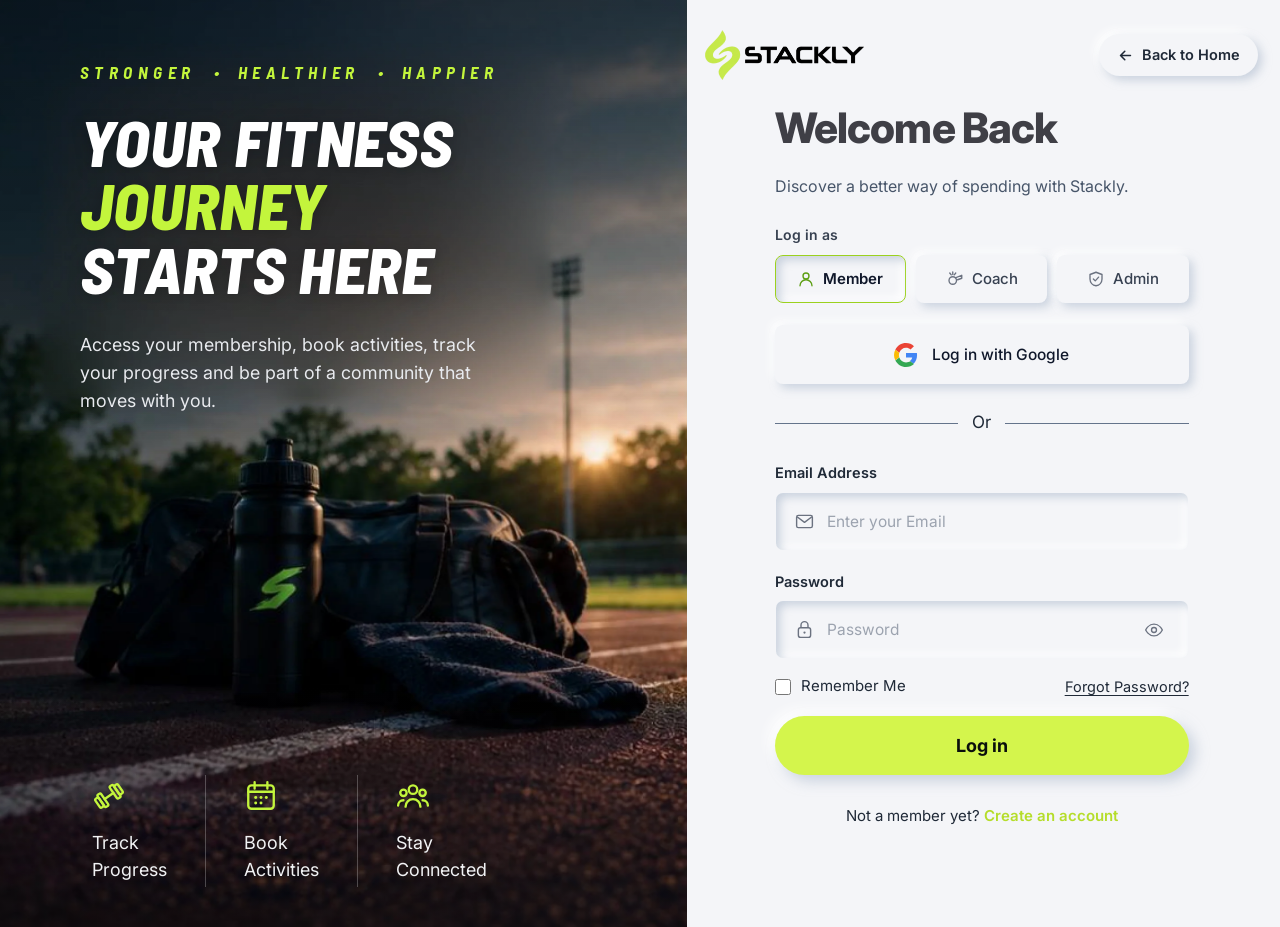
<file: dash-activity.html>
<!DOCTYPE html>
<html lang="en">
<head>
  <meta charset="UTF-8" />
  <meta name="viewport" content="width=device-width, initial-scale=1.0" />
  <title>Overview – Stackly Sports Club</title>
  <script>
    // Not logged in? Go to the login page before anything renders.
    (function () {
      var u = null;
      try { u = localStorage.getItem("stacklyUser") || sessionStorage.getItem("stacklyUser"); } catch (e) {}
      if (!u) location.replace("login.html");
    })();
  </script>
  <link rel="preconnect" href="https://fonts.googleapis.com" />
  <link rel="preconnect" href="https://fonts.gstatic.com" crossorigin />
  <link href="https://fonts.googleapis.com/css2?family=Inter:wght@400;500;600;700;800&display=swap" rel="stylesheet" />
  <link rel="stylesheet" href="style.css" />
  <link rel="stylesheet" href="dashboard.css" />
  <link rel="stylesheet" href="neumorphism.css" />
  <link rel="stylesheet" href="animations.css" />
</head>
<body class="dash-page" data-page="activity">

  <!-- Page preloader -->
  <div class="preloader" id="preloader" role="status" aria-label="Loading">
    <div class="preloader-inner">
      <img src="images/logo.webp" alt="Stackly" class="preloader-logo" />
      <span class="preloader-bar"><i></i></span>
    </div>
  </div>

  <svg width="0" height="0" style="position:absolute" aria-hidden="true">
    <symbol id="d-home" viewBox="0 0 24 24"><path d="M4 11 12 4l8 7v9a1 1 0 0 1-1 1h-5v-6h-4v6H5a1 1 0 0 1-1-1z" fill="none" stroke="currentColor" stroke-width="1.8" stroke-linejoin="round"/></symbol>
    <symbol id="d-cal" viewBox="0 0 24 24"><rect x="3" y="5" width="18" height="16" rx="2" fill="none" stroke="currentColor" stroke-width="1.8"/><path d="M3 10h18M8 3v4M16 3v4" stroke="currentColor" stroke-width="1.8" stroke-linecap="round"/></symbol>
    <symbol id="d-chart" viewBox="0 0 24 24"><path d="M4 20V10M10 20V4M16 20v-7M22 20H2" fill="none" stroke="currentColor" stroke-width="1.8" stroke-linecap="round"/></symbol>
    <symbol id="d-trophy" viewBox="0 0 24 24"><path d="M7 4h10v5a5 5 0 0 1-10 0zM7 6H4v1a3 3 0 0 0 3 3M17 6h3v1a3 3 0 0 1-3 3M12 14v4M8 20h8" fill="none" stroke="currentColor" stroke-width="1.8" stroke-linecap="round" stroke-linejoin="round"/></symbol>
    <symbol id="d-globe" viewBox="0 0 24 24"><circle cx="12" cy="12" r="9" fill="none" stroke="currentColor" stroke-width="1.8"/><path d="M3 12h18M12 3a14 14 0 0 1 0 18M12 3a14 14 0 0 0 0 18" fill="none" stroke="currentColor" stroke-width="1.8"/></symbol>
    <symbol id="d-out" viewBox="0 0 24 24"><path d="M15 4h4a1 1 0 0 1 1 1v14a1 1 0 0 1-1 1h-4M10 16l-4-4 4-4M6 12h10" fill="none" stroke="currentColor" stroke-width="1.8" stroke-linecap="round" stroke-linejoin="round"/></symbol>
    <symbol id="d-menu" viewBox="0 0 24 24"><path d="M4 6h16M4 12h16M4 18h16" stroke="currentColor" stroke-width="2" stroke-linecap="round"/></symbol>
    <symbol id="d-users" viewBox="0 0 24 24"><circle cx="9" cy="8" r="3" fill="none" stroke="currentColor" stroke-width="1.8"/><path d="M3 20a6 6 0 0 1 12 0M16 11a3 3 0 1 0-1-5.8M17 14.5a5.5 5.5 0 0 1 4 5.5" fill="none" stroke="currentColor" stroke-width="1.8" stroke-linecap="round"/></symbol>
    <symbol id="d-bolt" viewBox="0 0 24 24"><path d="M13 3 5 14h6l-1 7 8-11h-6z" fill="none" stroke="currentColor" stroke-width="1.8" stroke-linejoin="round"/></symbol>
    <symbol id="d-clock" viewBox="0 0 24 24"><circle cx="12" cy="12" r="9" fill="none" stroke="currentColor" stroke-width="1.8"/><path d="M12 7v5l3 2" fill="none" stroke="currentColor" stroke-width="1.8" stroke-linecap="round"/></symbol>
    <symbol id="d-card" viewBox="0 0 24 24"><rect x="3" y="5" width="18" height="14" rx="2" fill="none" stroke="currentColor" stroke-width="1.8"/><path d="M3 10h18M7 15h4" stroke="currentColor" stroke-width="1.8" stroke-linecap="round"/></symbol>
    <symbol id="d-check" viewBox="0 0 24 24"><path d="m5 12 5 5 9-10" fill="none" stroke="currentColor" stroke-width="2" stroke-linecap="round" stroke-linejoin="round"/></symbol>
    <symbol id="d-pin" viewBox="0 0 24 24"><path d="M12 22s7-6.2 7-12a7 7 0 0 0-14 0c0 5.8 7 12 7 12z" fill="none" stroke="currentColor" stroke-width="1.8"/><circle cx="12" cy="10" r="2.5" fill="none" stroke="currentColor" stroke-width="1.8"/></symbol>
    <symbol id="d-arrow" viewBox="0 0 24 24"><path d="M5 12h14M13 6l6 6-6 6" fill="none" stroke="currentColor" stroke-width="2" stroke-linecap="round" stroke-linejoin="round"/></symbol>
    <symbol id="d-user" viewBox="0 0 24 24"><circle cx="12" cy="8" r="4" fill="none" stroke="currentColor" stroke-width="1.8"/><path d="M4 21a8 8 0 0 1 16 0" fill="none" stroke="currentColor" stroke-width="1.8" stroke-linecap="round"/></symbol>
    <symbol id="d-mail" viewBox="0 0 24 24"><rect x="3" y="5" width="18" height="14" rx="2" fill="none" stroke="currentColor" stroke-width="1.8"/><path d="m3.5 6.5 8.5 6.5 8.5-6.5" fill="none" stroke="currentColor" stroke-width="1.8" stroke-linejoin="round"/></symbol>
    <symbol id="d-shield" viewBox="0 0 24 24"><path d="M12 3 4 6v6c0 4.5 3.4 8.3 8 9 4.6-.7 8-4.5 8-9V6z" fill="none" stroke="currentColor" stroke-width="1.8" stroke-linejoin="round"/></symbol>
    <symbol id="d-user" viewBox="0 0 24 24"><circle cx="12" cy="8" r="4" fill="none" stroke="currentColor" stroke-width="1.8"/><path d="M4 21a8 8 0 0 1 16 0" fill="none" stroke="currentColor" stroke-width="1.8" stroke-linecap="round"/></symbol>
    <symbol id="d-mail" viewBox="0 0 24 24"><rect x="3" y="5" width="18" height="14" rx="2" fill="none" stroke="currentColor" stroke-width="1.8"/><path d="m3.5 6.5 8.5 6.5 8.5-6.5" fill="none" stroke="currentColor" stroke-width="1.8" stroke-linejoin="round"/></symbol>
    <symbol id="d-shield" viewBox="0 0 24 24"><path d="M12 3 4 6v6c0 4.5 3.4 8.3 8 9 4.6-.7 8-4.5 8-9V6z" fill="none" stroke="currentColor" stroke-width="1.8" stroke-linejoin="round"/></symbol>
  </svg>

  <div class="dash">
    <!-- ============ SIDEBAR ============ -->
    <aside class="dash-side" id="dashSide">
      <a href="index.html" class="dash-logo"><img src="images/logo.webp" alt="Stackly" /></a>
      <nav class="dash-nav" aria-label="Dashboard">
        <a href="dashboard.html"><svg><use href="#d-home"/></svg>Overview</a>
        <a href="dash-schedule.html"><svg><use href="#d-cal"/></svg><span data-label="schedule">My Schedule</span></a>
        <a href="dash-activity.html" class="active" aria-current="page"><svg><use href="#d-chart"/></svg><span data-label="activity">Activity</span></a>
        <a href="dash-events.html"><svg><use href="#d-trophy"/></svg>Events</a>
        <a href="dash-profile.html"><svg><use href="#d-user"/></svg>My Profile</a>
        <span class="dash-nav-sep"></span>
        <a href="index.html"><svg><use href="#d-globe"/></svg>Back to Website</a>
      </nav>
      <div class="side-user">
        <span class="avatar sm" data-user="initial">A</span>
        <div><strong data-user="name">Athlete</strong><small data-user="email"></small></div>
      </div>
      <button class="dash-logout" id="logoutBtn"><svg><use href="#d-out"/></svg>Log out</button>
    </aside>

    <!-- ============ MAIN ============ -->
    <main class="dash-main">
      <header class="dash-top">
        <button class="dash-menu" id="dashMenu" aria-label="Open menu"><svg><use href="#d-menu"/></svg></button>
        <div>
          <p class="dash-date" id="dashDate"></p>
          <h1 id="pageTitle">Activity</h1>
        </div>
        <div class="dash-user">
          <div class="dash-user-text">
            <strong data-user="name">Athlete</strong>
            <small data-user="email"></small>
          </div>
          <span class="role-badge" data-user="role">Member</span>
          <span class="avatar" data-user="initial" aria-hidden="true">A</span>
        </div>
      </header>

      <p class="sample-note">Showing sample data — your real stats will appear once the member system is connected.</p>

      <section class="stat-grid three" id="actStats" aria-label="Activity summary"></section>

      <div class="dash-cols">
        <section class="panel" id="activity">
          <div class="panel-head">
            <div>
              <h2 id="chartTitle">Active minutes</h2>
              <p class="panel-sub" id="chartSub">This week</p>
            </div>
            <strong class="panel-total" id="chartTotal"></strong>
          </div>
          <div class="chart" id="chart" role="img"></div>
          <div class="chart-tip" id="chartTip" hidden></div>
          <details class="chart-table">
            <summary>View as table</summary>
            <table><thead><tr><th>Day</th><th id="tableUnit">Value</th></tr></thead><tbody id="chartRows"></tbody></table>
          </details>
        </section>

        <section class="panel">
          <div class="panel-head">
            <div>
              <h2>Recent activity</h2>
              <p class="panel-sub">Latest updates on your account</p>
            </div>
          </div>
          <ul class="log-list" id="logList"></ul>
        </section>
      </div>

    </main>
  </div>
  <div class="dash-scrim" id="dashScrim"></div>

  <script src="dashboard.js"></script>
  <script src="animations.js"></script>
  <script src="preloader.js"></script>
</body>
</html>
</file>
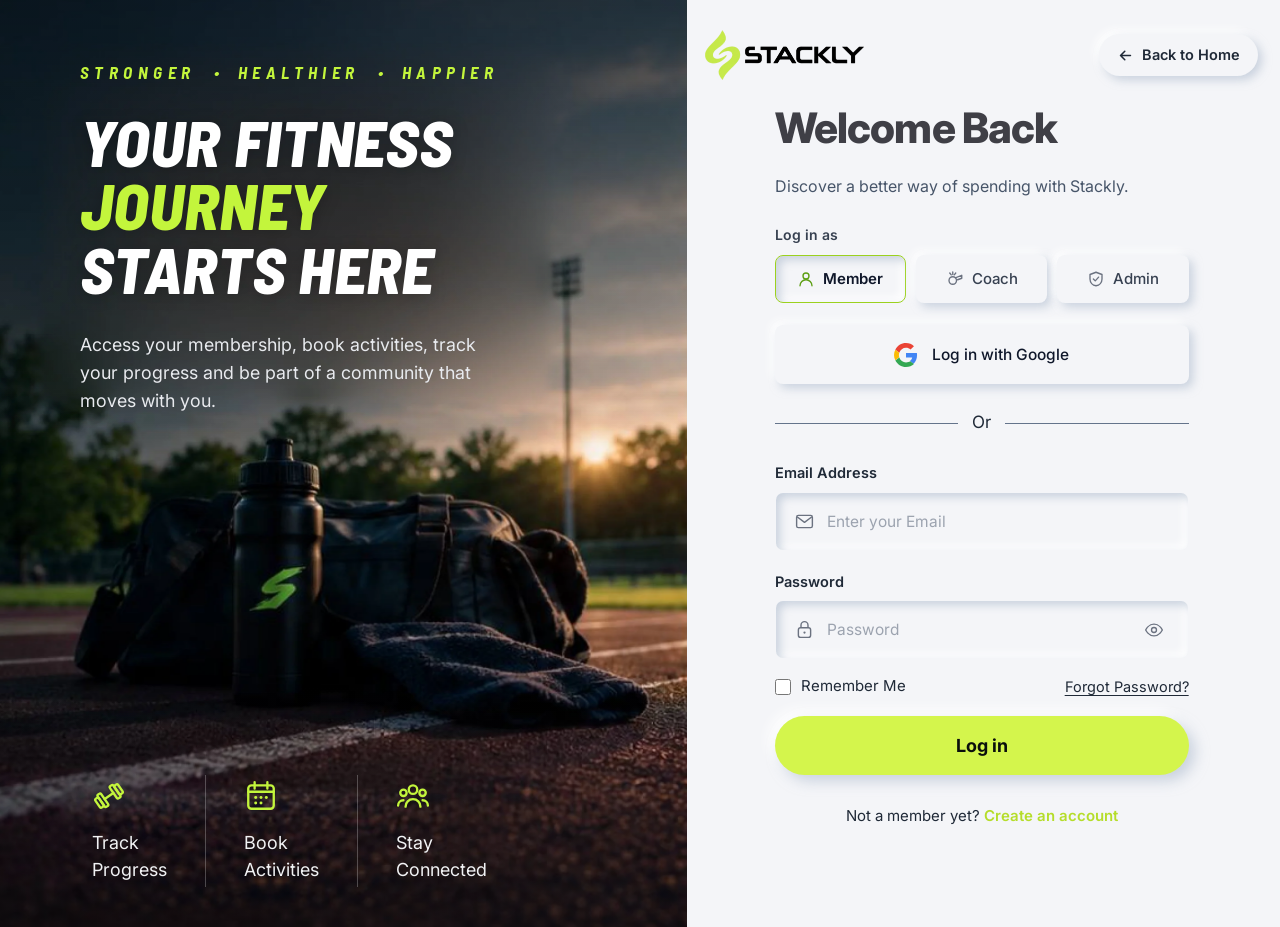
<file: dash-events.html>
<!DOCTYPE html>
<html lang="en">
<head>
  <meta charset="UTF-8" />
  <meta name="viewport" content="width=device-width, initial-scale=1.0" />
  <title>Overview – Stackly Sports Club</title>
  <script>
    // Not logged in? Go to the login page before anything renders.
    (function () {
      var u = null;
      try { u = localStorage.getItem("stacklyUser") || sessionStorage.getItem("stacklyUser"); } catch (e) {}
      if (!u) location.replace("login.html");
    })();
  </script>
  <link rel="preconnect" href="https://fonts.googleapis.com" />
  <link rel="preconnect" href="https://fonts.gstatic.com" crossorigin />
  <link href="https://fonts.googleapis.com/css2?family=Inter:wght@400;500;600;700;800&display=swap" rel="stylesheet" />
  <link rel="stylesheet" href="style.css" />
  <link rel="stylesheet" href="dashboard.css" />
  <link rel="stylesheet" href="neumorphism.css" />
  <link rel="stylesheet" href="animations.css" />
</head>
<body class="dash-page" data-page="events">

  <!-- Page preloader -->
  <div class="preloader" id="preloader" role="status" aria-label="Loading">
    <div class="preloader-inner">
      <img src="images/logo.webp" alt="Stackly" class="preloader-logo" />
      <span class="preloader-bar"><i></i></span>
    </div>
  </div>

  <svg width="0" height="0" style="position:absolute" aria-hidden="true">
    <symbol id="d-home" viewBox="0 0 24 24"><path d="M4 11 12 4l8 7v9a1 1 0 0 1-1 1h-5v-6h-4v6H5a1 1 0 0 1-1-1z" fill="none" stroke="currentColor" stroke-width="1.8" stroke-linejoin="round"/></symbol>
    <symbol id="d-cal" viewBox="0 0 24 24"><rect x="3" y="5" width="18" height="16" rx="2" fill="none" stroke="currentColor" stroke-width="1.8"/><path d="M3 10h18M8 3v4M16 3v4" stroke="currentColor" stroke-width="1.8" stroke-linecap="round"/></symbol>
    <symbol id="d-chart" viewBox="0 0 24 24"><path d="M4 20V10M10 20V4M16 20v-7M22 20H2" fill="none" stroke="currentColor" stroke-width="1.8" stroke-linecap="round"/></symbol>
    <symbol id="d-trophy" viewBox="0 0 24 24"><path d="M7 4h10v5a5 5 0 0 1-10 0zM7 6H4v1a3 3 0 0 0 3 3M17 6h3v1a3 3 0 0 1-3 3M12 14v4M8 20h8" fill="none" stroke="currentColor" stroke-width="1.8" stroke-linecap="round" stroke-linejoin="round"/></symbol>
    <symbol id="d-globe" viewBox="0 0 24 24"><circle cx="12" cy="12" r="9" fill="none" stroke="currentColor" stroke-width="1.8"/><path d="M3 12h18M12 3a14 14 0 0 1 0 18M12 3a14 14 0 0 0 0 18" fill="none" stroke="currentColor" stroke-width="1.8"/></symbol>
    <symbol id="d-out" viewBox="0 0 24 24"><path d="M15 4h4a1 1 0 0 1 1 1v14a1 1 0 0 1-1 1h-4M10 16l-4-4 4-4M6 12h10" fill="none" stroke="currentColor" stroke-width="1.8" stroke-linecap="round" stroke-linejoin="round"/></symbol>
    <symbol id="d-menu" viewBox="0 0 24 24"><path d="M4 6h16M4 12h16M4 18h16" stroke="currentColor" stroke-width="2" stroke-linecap="round"/></symbol>
    <symbol id="d-users" viewBox="0 0 24 24"><circle cx="9" cy="8" r="3" fill="none" stroke="currentColor" stroke-width="1.8"/><path d="M3 20a6 6 0 0 1 12 0M16 11a3 3 0 1 0-1-5.8M17 14.5a5.5 5.5 0 0 1 4 5.5" fill="none" stroke="currentColor" stroke-width="1.8" stroke-linecap="round"/></symbol>
    <symbol id="d-bolt" viewBox="0 0 24 24"><path d="M13 3 5 14h6l-1 7 8-11h-6z" fill="none" stroke="currentColor" stroke-width="1.8" stroke-linejoin="round"/></symbol>
    <symbol id="d-clock" viewBox="0 0 24 24"><circle cx="12" cy="12" r="9" fill="none" stroke="currentColor" stroke-width="1.8"/><path d="M12 7v5l3 2" fill="none" stroke="currentColor" stroke-width="1.8" stroke-linecap="round"/></symbol>
    <symbol id="d-card" viewBox="0 0 24 24"><rect x="3" y="5" width="18" height="14" rx="2" fill="none" stroke="currentColor" stroke-width="1.8"/><path d="M3 10h18M7 15h4" stroke="currentColor" stroke-width="1.8" stroke-linecap="round"/></symbol>
    <symbol id="d-check" viewBox="0 0 24 24"><path d="m5 12 5 5 9-10" fill="none" stroke="currentColor" stroke-width="2" stroke-linecap="round" stroke-linejoin="round"/></symbol>
    <symbol id="d-pin" viewBox="0 0 24 24"><path d="M12 22s7-6.2 7-12a7 7 0 0 0-14 0c0 5.8 7 12 7 12z" fill="none" stroke="currentColor" stroke-width="1.8"/><circle cx="12" cy="10" r="2.5" fill="none" stroke="currentColor" stroke-width="1.8"/></symbol>
    <symbol id="d-arrow" viewBox="0 0 24 24"><path d="M5 12h14M13 6l6 6-6 6" fill="none" stroke="currentColor" stroke-width="2" stroke-linecap="round" stroke-linejoin="round"/></symbol>
    <symbol id="d-user" viewBox="0 0 24 24"><circle cx="12" cy="8" r="4" fill="none" stroke="currentColor" stroke-width="1.8"/><path d="M4 21a8 8 0 0 1 16 0" fill="none" stroke="currentColor" stroke-width="1.8" stroke-linecap="round"/></symbol>
    <symbol id="d-mail" viewBox="0 0 24 24"><rect x="3" y="5" width="18" height="14" rx="2" fill="none" stroke="currentColor" stroke-width="1.8"/><path d="m3.5 6.5 8.5 6.5 8.5-6.5" fill="none" stroke="currentColor" stroke-width="1.8" stroke-linejoin="round"/></symbol>
    <symbol id="d-shield" viewBox="0 0 24 24"><path d="M12 3 4 6v6c0 4.5 3.4 8.3 8 9 4.6-.7 8-4.5 8-9V6z" fill="none" stroke="currentColor" stroke-width="1.8" stroke-linejoin="round"/></symbol>
    <symbol id="d-user" viewBox="0 0 24 24"><circle cx="12" cy="8" r="4" fill="none" stroke="currentColor" stroke-width="1.8"/><path d="M4 21a8 8 0 0 1 16 0" fill="none" stroke="currentColor" stroke-width="1.8" stroke-linecap="round"/></symbol>
    <symbol id="d-mail" viewBox="0 0 24 24"><rect x="3" y="5" width="18" height="14" rx="2" fill="none" stroke="currentColor" stroke-width="1.8"/><path d="m3.5 6.5 8.5 6.5 8.5-6.5" fill="none" stroke="currentColor" stroke-width="1.8" stroke-linejoin="round"/></symbol>
    <symbol id="d-shield" viewBox="0 0 24 24"><path d="M12 3 4 6v6c0 4.5 3.4 8.3 8 9 4.6-.7 8-4.5 8-9V6z" fill="none" stroke="currentColor" stroke-width="1.8" stroke-linejoin="round"/></symbol>
  </svg>

  <div class="dash">
    <!-- ============ SIDEBAR ============ -->
    <aside class="dash-side" id="dashSide">
      <a href="index.html" class="dash-logo"><img src="images/logo.webp" alt="Stackly" /></a>
      <nav class="dash-nav" aria-label="Dashboard">
        <a href="dashboard.html"><svg><use href="#d-home"/></svg>Overview</a>
        <a href="dash-schedule.html"><svg><use href="#d-cal"/></svg><span data-label="schedule">My Schedule</span></a>
        <a href="dash-activity.html"><svg><use href="#d-chart"/></svg><span data-label="activity">Activity</span></a>
        <a href="dash-events.html" class="active" aria-current="page"><svg><use href="#d-trophy"/></svg>Events</a>
        <a href="dash-profile.html"><svg><use href="#d-user"/></svg>My Profile</a>
        <span class="dash-nav-sep"></span>
        <a href="index.html"><svg><use href="#d-globe"/></svg>Back to Website</a>
      </nav>
      <div class="side-user">
        <span class="avatar sm" data-user="initial">A</span>
        <div><strong data-user="name">Athlete</strong><small data-user="email"></small></div>
      </div>
      <button class="dash-logout" id="logoutBtn"><svg><use href="#d-out"/></svg>Log out</button>
    </aside>

    <!-- ============ MAIN ============ -->
    <main class="dash-main">
      <header class="dash-top">
        <button class="dash-menu" id="dashMenu" aria-label="Open menu"><svg><use href="#d-menu"/></svg></button>
        <div>
          <p class="dash-date" id="dashDate"></p>
          <h1 id="pageTitle">Events</h1>
        </div>
        <div class="dash-user">
          <div class="dash-user-text">
            <strong data-user="name">Athlete</strong>
            <small data-user="email"></small>
          </div>
          <span class="role-badge" data-user="role">Member</span>
          <span class="avatar" data-user="initial" aria-hidden="true">A</span>
        </div>
      </header>

      <p class="sample-note">Showing sample data — your real stats will appear once the member system is connected.</p>

      <section class="stat-grid three" id="evStats" aria-label="Events summary"></section>

      <section class="ev-hero" id="evFeatured"></section>

      <section class="panel">
        <div class="panel-head">
          <div>
            <h2>Upcoming events</h2>
            <p class="panel-sub">Register in one click — your spots appear under "My registrations"</p>
          </div>
          <div class="seg" id="evTabs" role="tablist">
            <button class="active" data-f="all">All</button>
            <button data-f="mine">My registrations</button>
          </div>
        </div>
        <div class="chip-row" id="evChips"></div>
        <div class="dev-grid" id="evGrid"></div>
        <p class="empty-note" id="evEmpty" hidden>No events match — try another sport, or register for one under "All".</p>
      </section>

      <section class="panel">
        <div class="panel-head"><div><h2>Past events</h2><p class="panel-sub">Relive the moments from recent club events</p></div></div>
        <div class="past-mini" id="evPast"></div>
      </section>

    </main>
  </div>
  <div class="dash-scrim" id="dashScrim"></div>

  <script src="dashboard.js"></script>
  <script src="animations.js"></script>
  <script src="preloader.js"></script>
</body>
</html>
</file>
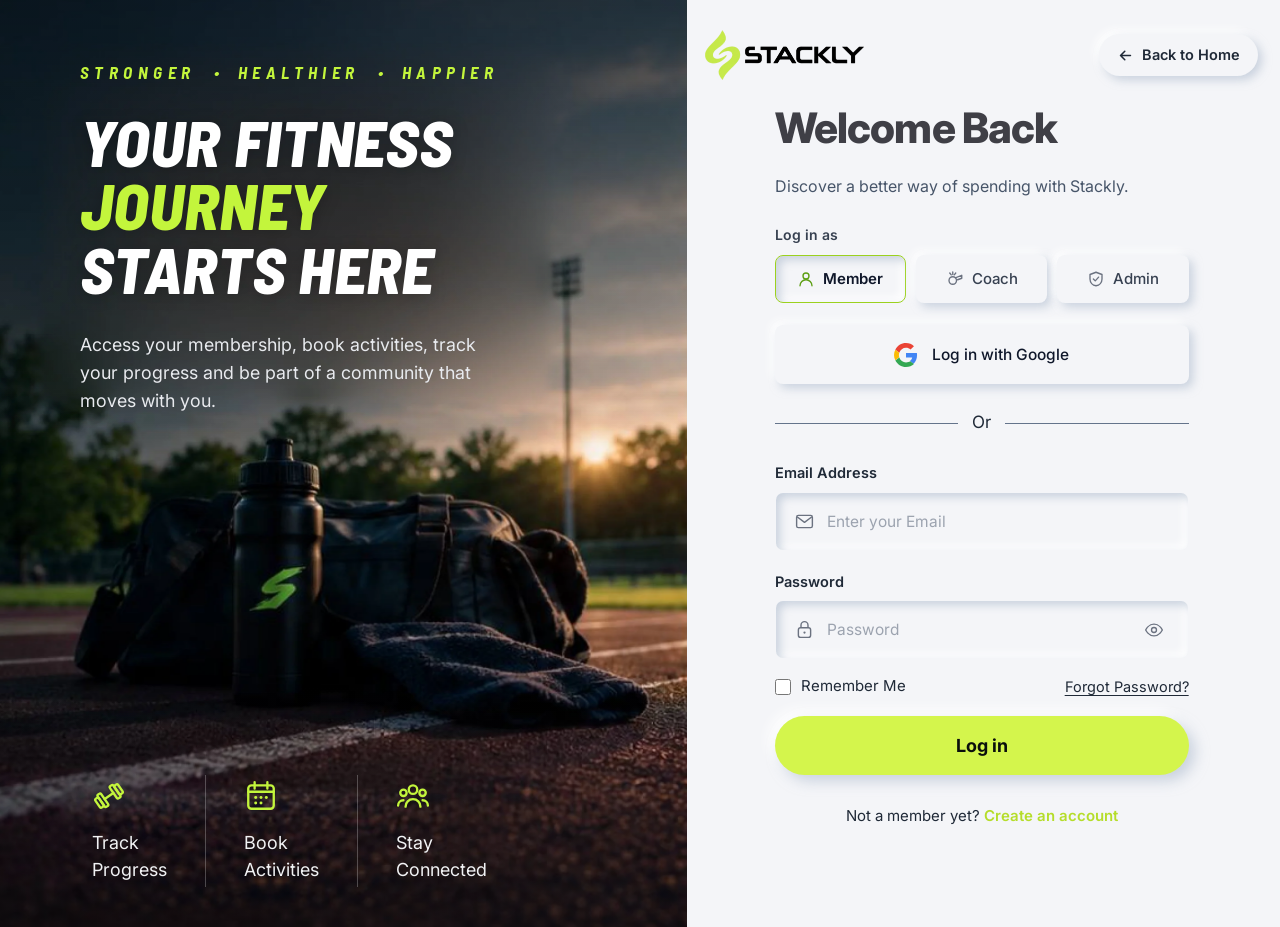
<file: dash-profile.html>
<!DOCTYPE html>
<html lang="en">
<head>
  <meta charset="UTF-8" />
  <meta name="viewport" content="width=device-width, initial-scale=1.0" />
  <title>Overview – Stackly Sports Club</title>
  <script>
    // Not logged in? Go to the login page before anything renders.
    (function () {
      var u = null;
      try { u = localStorage.getItem("stacklyUser") || sessionStorage.getItem("stacklyUser"); } catch (e) {}
      if (!u) location.replace("login.html");
    })();
  </script>
  <link rel="preconnect" href="https://fonts.googleapis.com" />
  <link rel="preconnect" href="https://fonts.gstatic.com" crossorigin />
  <link href="https://fonts.googleapis.com/css2?family=Inter:wght@400;500;600;700;800&display=swap" rel="stylesheet" />
  <link rel="stylesheet" href="style.css" />
  <link rel="stylesheet" href="dashboard.css" />
  <link rel="stylesheet" href="neumorphism.css" />
  <link rel="stylesheet" href="animations.css" />
</head>
<body class="dash-page" data-page="profile">

  <!-- Page preloader -->
  <div class="preloader" id="preloader" role="status" aria-label="Loading">
    <div class="preloader-inner">
      <img src="images/logo.webp" alt="Stackly" class="preloader-logo" />
      <span class="preloader-bar"><i></i></span>
    </div>
  </div>

  <svg width="0" height="0" style="position:absolute" aria-hidden="true">
    <symbol id="d-home" viewBox="0 0 24 24"><path d="M4 11 12 4l8 7v9a1 1 0 0 1-1 1h-5v-6h-4v6H5a1 1 0 0 1-1-1z" fill="none" stroke="currentColor" stroke-width="1.8" stroke-linejoin="round"/></symbol>
    <symbol id="d-cal" viewBox="0 0 24 24"><rect x="3" y="5" width="18" height="16" rx="2" fill="none" stroke="currentColor" stroke-width="1.8"/><path d="M3 10h18M8 3v4M16 3v4" stroke="currentColor" stroke-width="1.8" stroke-linecap="round"/></symbol>
    <symbol id="d-chart" viewBox="0 0 24 24"><path d="M4 20V10M10 20V4M16 20v-7M22 20H2" fill="none" stroke="currentColor" stroke-width="1.8" stroke-linecap="round"/></symbol>
    <symbol id="d-trophy" viewBox="0 0 24 24"><path d="M7 4h10v5a5 5 0 0 1-10 0zM7 6H4v1a3 3 0 0 0 3 3M17 6h3v1a3 3 0 0 1-3 3M12 14v4M8 20h8" fill="none" stroke="currentColor" stroke-width="1.8" stroke-linecap="round" stroke-linejoin="round"/></symbol>
    <symbol id="d-globe" viewBox="0 0 24 24"><circle cx="12" cy="12" r="9" fill="none" stroke="currentColor" stroke-width="1.8"/><path d="M3 12h18M12 3a14 14 0 0 1 0 18M12 3a14 14 0 0 0 0 18" fill="none" stroke="currentColor" stroke-width="1.8"/></symbol>
    <symbol id="d-out" viewBox="0 0 24 24"><path d="M15 4h4a1 1 0 0 1 1 1v14a1 1 0 0 1-1 1h-4M10 16l-4-4 4-4M6 12h10" fill="none" stroke="currentColor" stroke-width="1.8" stroke-linecap="round" stroke-linejoin="round"/></symbol>
    <symbol id="d-menu" viewBox="0 0 24 24"><path d="M4 6h16M4 12h16M4 18h16" stroke="currentColor" stroke-width="2" stroke-linecap="round"/></symbol>
    <symbol id="d-users" viewBox="0 0 24 24"><circle cx="9" cy="8" r="3" fill="none" stroke="currentColor" stroke-width="1.8"/><path d="M3 20a6 6 0 0 1 12 0M16 11a3 3 0 1 0-1-5.8M17 14.5a5.5 5.5 0 0 1 4 5.5" fill="none" stroke="currentColor" stroke-width="1.8" stroke-linecap="round"/></symbol>
    <symbol id="d-bolt" viewBox="0 0 24 24"><path d="M13 3 5 14h6l-1 7 8-11h-6z" fill="none" stroke="currentColor" stroke-width="1.8" stroke-linejoin="round"/></symbol>
    <symbol id="d-clock" viewBox="0 0 24 24"><circle cx="12" cy="12" r="9" fill="none" stroke="currentColor" stroke-width="1.8"/><path d="M12 7v5l3 2" fill="none" stroke="currentColor" stroke-width="1.8" stroke-linecap="round"/></symbol>
    <symbol id="d-card" viewBox="0 0 24 24"><rect x="3" y="5" width="18" height="14" rx="2" fill="none" stroke="currentColor" stroke-width="1.8"/><path d="M3 10h18M7 15h4" stroke="currentColor" stroke-width="1.8" stroke-linecap="round"/></symbol>
    <symbol id="d-check" viewBox="0 0 24 24"><path d="m5 12 5 5 9-10" fill="none" stroke="currentColor" stroke-width="2" stroke-linecap="round" stroke-linejoin="round"/></symbol>
    <symbol id="d-pin" viewBox="0 0 24 24"><path d="M12 22s7-6.2 7-12a7 7 0 0 0-14 0c0 5.8 7 12 7 12z" fill="none" stroke="currentColor" stroke-width="1.8"/><circle cx="12" cy="10" r="2.5" fill="none" stroke="currentColor" stroke-width="1.8"/></symbol>
    <symbol id="d-arrow" viewBox="0 0 24 24"><path d="M5 12h14M13 6l6 6-6 6" fill="none" stroke="currentColor" stroke-width="2" stroke-linecap="round" stroke-linejoin="round"/></symbol>
    <symbol id="d-user" viewBox="0 0 24 24"><circle cx="12" cy="8" r="4" fill="none" stroke="currentColor" stroke-width="1.8"/><path d="M4 21a8 8 0 0 1 16 0" fill="none" stroke="currentColor" stroke-width="1.8" stroke-linecap="round"/></symbol>
    <symbol id="d-mail" viewBox="0 0 24 24"><rect x="3" y="5" width="18" height="14" rx="2" fill="none" stroke="currentColor" stroke-width="1.8"/><path d="m3.5 6.5 8.5 6.5 8.5-6.5" fill="none" stroke="currentColor" stroke-width="1.8" stroke-linejoin="round"/></symbol>
    <symbol id="d-shield" viewBox="0 0 24 24"><path d="M12 3 4 6v6c0 4.5 3.4 8.3 8 9 4.6-.7 8-4.5 8-9V6z" fill="none" stroke="currentColor" stroke-width="1.8" stroke-linejoin="round"/></symbol>
    <symbol id="d-user" viewBox="0 0 24 24"><circle cx="12" cy="8" r="4" fill="none" stroke="currentColor" stroke-width="1.8"/><path d="M4 21a8 8 0 0 1 16 0" fill="none" stroke="currentColor" stroke-width="1.8" stroke-linecap="round"/></symbol>
    <symbol id="d-mail" viewBox="0 0 24 24"><rect x="3" y="5" width="18" height="14" rx="2" fill="none" stroke="currentColor" stroke-width="1.8"/><path d="m3.5 6.5 8.5 6.5 8.5-6.5" fill="none" stroke="currentColor" stroke-width="1.8" stroke-linejoin="round"/></symbol>
    <symbol id="d-shield" viewBox="0 0 24 24"><path d="M12 3 4 6v6c0 4.5 3.4 8.3 8 9 4.6-.7 8-4.5 8-9V6z" fill="none" stroke="currentColor" stroke-width="1.8" stroke-linejoin="round"/></symbol>
  </svg>

  <div class="dash">
    <!-- ============ SIDEBAR ============ -->
    <aside class="dash-side" id="dashSide">
      <a href="index.html" class="dash-logo"><img src="images/logo.webp" alt="Stackly" /></a>
      <nav class="dash-nav" aria-label="Dashboard">
        <a href="dashboard.html"><svg><use href="#d-home"/></svg>Overview</a>
        <a href="dash-schedule.html"><svg><use href="#d-cal"/></svg><span data-label="schedule">My Schedule</span></a>
        <a href="dash-activity.html"><svg><use href="#d-chart"/></svg><span data-label="activity">Activity</span></a>
        <a href="dash-events.html"><svg><use href="#d-trophy"/></svg>Events</a>
        <a href="dash-profile.html" class="active" aria-current="page"><svg><use href="#d-user"/></svg>My Profile</a>
        <span class="dash-nav-sep"></span>
        <a href="index.html"><svg><use href="#d-globe"/></svg>Back to Website</a>
      </nav>
      <div class="side-user">
        <span class="avatar sm" data-user="initial">A</span>
        <div><strong data-user="name">Athlete</strong><small data-user="email"></small></div>
      </div>
      <button class="dash-logout" id="logoutBtn"><svg><use href="#d-out"/></svg>Log out</button>
    </aside>

    <!-- ============ MAIN ============ -->
    <main class="dash-main">
      <header class="dash-top">
        <button class="dash-menu" id="dashMenu" aria-label="Open menu"><svg><use href="#d-menu"/></svg></button>
        <div>
          <p class="dash-date" id="dashDate"></p>
          <h1 id="pageTitle">My Profile</h1>
        </div>
        <div class="dash-user">
          <div class="dash-user-text">
            <strong data-user="name">Athlete</strong>
            <small data-user="email"></small>
          </div>
          <span class="role-badge" data-user="role">Member</span>
          <span class="avatar" data-user="initial" aria-hidden="true">A</span>
        </div>
      </header>

      <div class="dash-cols profile-cols">
        <section class="panel profile-card">
          <span class="avatar xl" data-user="initial">A</span>
          <h2 data-user="name">Athlete</h2>
          <span class="role-badge" data-user="role">Member</span>
          <ul class="profile-facts">
            <li><svg><use href="#d-mail"/></svg><div><small>Email</small><strong data-user="email"></strong></div></li>
            <li><svg><use href="#d-shield"/></svg><div><small>Role</small><strong data-user="role">Member</strong></div></li>
            <li><svg><use href="#d-clock"/></svg><div><small>Signed in</small><strong id="signedIn"></strong></div></li>
          </ul>
        </section>

        <section class="panel">
          <div class="panel-head"><div><h2>Account details</h2><p class="panel-sub">Update how your name appears on the dashboard</p></div></div>
          <form class="profile-form" id="profileForm">
            <label>Full name<input type="text" name="name" required /></label>
            <label>Email address<input type="email" name="email" readonly aria-readonly="true" /></label>
            <p class="field-hint">Your email is the one you logged in with and can't be changed here.</p>
            <label>Phone number<input type="tel" name="phone" placeholder="+91 12345 67890" /></label>
            <button type="submit" class="btn btn-lime">Save changes</button>
            <p class="form-ok" id="profileMsg" role="status"></p>
          </form>
        </section>
      </div>

    </main>
  </div>
  <div class="dash-scrim" id="dashScrim"></div>

  <script src="dashboard.js"></script>
  <script src="animations.js"></script>
  <script src="preloader.js"></script>
</body>
</html>
</file>
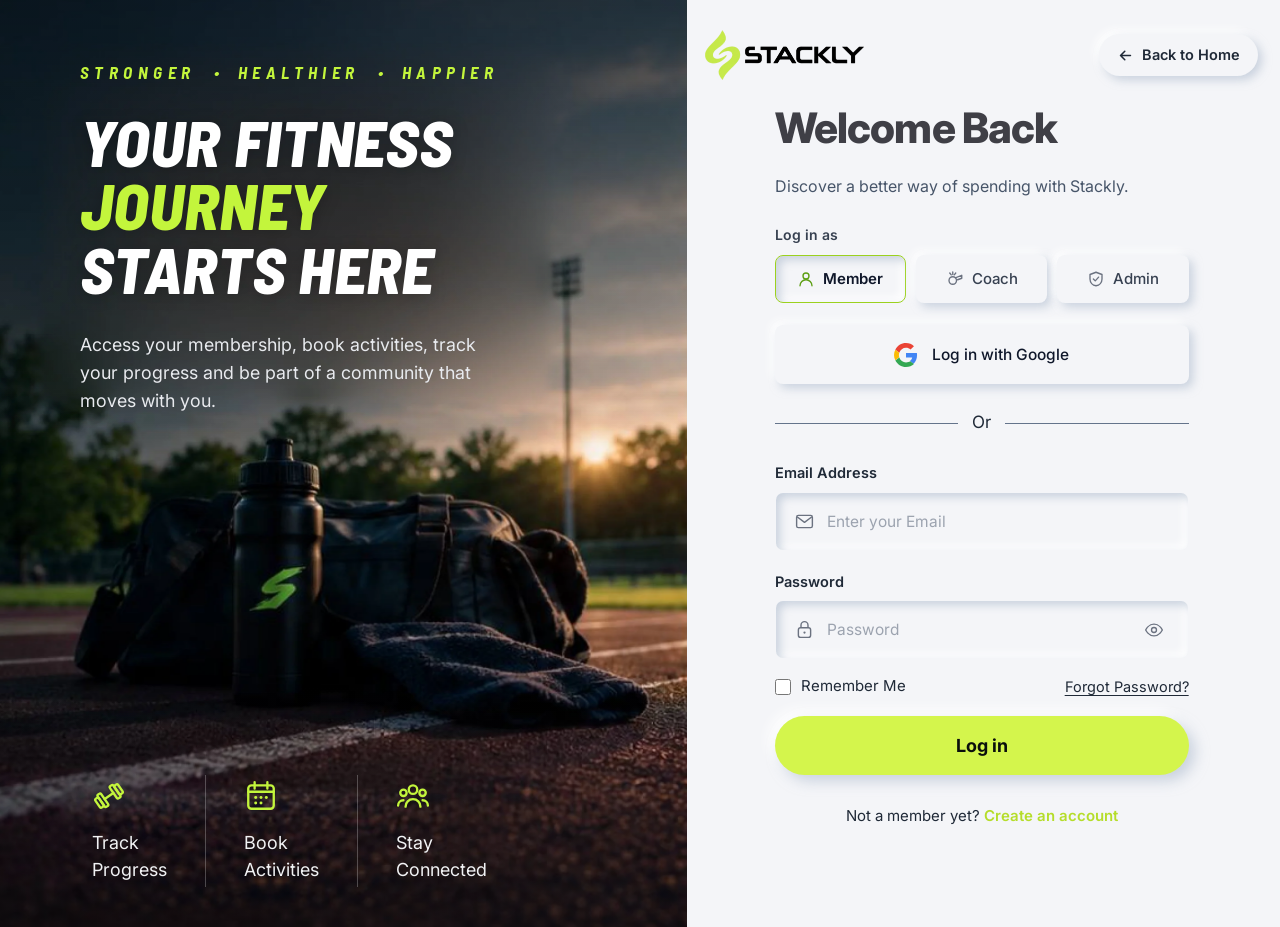
<file: dash-schedule.html>
<!DOCTYPE html>
<html lang="en">
<head>
  <meta charset="UTF-8" />
  <meta name="viewport" content="width=device-width, initial-scale=1.0" />
  <title>Overview – Stackly Sports Club</title>
  <script>
    // Not logged in? Go to the login page before anything renders.
    (function () {
      var u = null;
      try { u = localStorage.getItem("stacklyUser") || sessionStorage.getItem("stacklyUser"); } catch (e) {}
      if (!u) location.replace("login.html");
    })();
  </script>
  <link rel="preconnect" href="https://fonts.googleapis.com" />
  <link rel="preconnect" href="https://fonts.gstatic.com" crossorigin />
  <link href="https://fonts.googleapis.com/css2?family=Inter:wght@400;500;600;700;800&display=swap" rel="stylesheet" />
  <link rel="stylesheet" href="style.css" />
  <link rel="stylesheet" href="dashboard.css" />
  <link rel="stylesheet" href="neumorphism.css" />
  <link rel="stylesheet" href="animations.css" />
</head>
<body class="dash-page" data-page="schedule">

  <!-- Page preloader -->
  <div class="preloader" id="preloader" role="status" aria-label="Loading">
    <div class="preloader-inner">
      <img src="images/logo.webp" alt="Stackly" class="preloader-logo" />
      <span class="preloader-bar"><i></i></span>
    </div>
  </div>

  <svg width="0" height="0" style="position:absolute" aria-hidden="true">
    <symbol id="d-home" viewBox="0 0 24 24"><path d="M4 11 12 4l8 7v9a1 1 0 0 1-1 1h-5v-6h-4v6H5a1 1 0 0 1-1-1z" fill="none" stroke="currentColor" stroke-width="1.8" stroke-linejoin="round"/></symbol>
    <symbol id="d-cal" viewBox="0 0 24 24"><rect x="3" y="5" width="18" height="16" rx="2" fill="none" stroke="currentColor" stroke-width="1.8"/><path d="M3 10h18M8 3v4M16 3v4" stroke="currentColor" stroke-width="1.8" stroke-linecap="round"/></symbol>
    <symbol id="d-chart" viewBox="0 0 24 24"><path d="M4 20V10M10 20V4M16 20v-7M22 20H2" fill="none" stroke="currentColor" stroke-width="1.8" stroke-linecap="round"/></symbol>
    <symbol id="d-trophy" viewBox="0 0 24 24"><path d="M7 4h10v5a5 5 0 0 1-10 0zM7 6H4v1a3 3 0 0 0 3 3M17 6h3v1a3 3 0 0 1-3 3M12 14v4M8 20h8" fill="none" stroke="currentColor" stroke-width="1.8" stroke-linecap="round" stroke-linejoin="round"/></symbol>
    <symbol id="d-globe" viewBox="0 0 24 24"><circle cx="12" cy="12" r="9" fill="none" stroke="currentColor" stroke-width="1.8"/><path d="M3 12h18M12 3a14 14 0 0 1 0 18M12 3a14 14 0 0 0 0 18" fill="none" stroke="currentColor" stroke-width="1.8"/></symbol>
    <symbol id="d-out" viewBox="0 0 24 24"><path d="M15 4h4a1 1 0 0 1 1 1v14a1 1 0 0 1-1 1h-4M10 16l-4-4 4-4M6 12h10" fill="none" stroke="currentColor" stroke-width="1.8" stroke-linecap="round" stroke-linejoin="round"/></symbol>
    <symbol id="d-menu" viewBox="0 0 24 24"><path d="M4 6h16M4 12h16M4 18h16" stroke="currentColor" stroke-width="2" stroke-linecap="round"/></symbol>
    <symbol id="d-users" viewBox="0 0 24 24"><circle cx="9" cy="8" r="3" fill="none" stroke="currentColor" stroke-width="1.8"/><path d="M3 20a6 6 0 0 1 12 0M16 11a3 3 0 1 0-1-5.8M17 14.5a5.5 5.5 0 0 1 4 5.5" fill="none" stroke="currentColor" stroke-width="1.8" stroke-linecap="round"/></symbol>
    <symbol id="d-bolt" viewBox="0 0 24 24"><path d="M13 3 5 14h6l-1 7 8-11h-6z" fill="none" stroke="currentColor" stroke-width="1.8" stroke-linejoin="round"/></symbol>
    <symbol id="d-clock" viewBox="0 0 24 24"><circle cx="12" cy="12" r="9" fill="none" stroke="currentColor" stroke-width="1.8"/><path d="M12 7v5l3 2" fill="none" stroke="currentColor" stroke-width="1.8" stroke-linecap="round"/></symbol>
    <symbol id="d-card" viewBox="0 0 24 24"><rect x="3" y="5" width="18" height="14" rx="2" fill="none" stroke="currentColor" stroke-width="1.8"/><path d="M3 10h18M7 15h4" stroke="currentColor" stroke-width="1.8" stroke-linecap="round"/></symbol>
    <symbol id="d-check" viewBox="0 0 24 24"><path d="m5 12 5 5 9-10" fill="none" stroke="currentColor" stroke-width="2" stroke-linecap="round" stroke-linejoin="round"/></symbol>
    <symbol id="d-pin" viewBox="0 0 24 24"><path d="M12 22s7-6.2 7-12a7 7 0 0 0-14 0c0 5.8 7 12 7 12z" fill="none" stroke="currentColor" stroke-width="1.8"/><circle cx="12" cy="10" r="2.5" fill="none" stroke="currentColor" stroke-width="1.8"/></symbol>
    <symbol id="d-arrow" viewBox="0 0 24 24"><path d="M5 12h14M13 6l6 6-6 6" fill="none" stroke="currentColor" stroke-width="2" stroke-linecap="round" stroke-linejoin="round"/></symbol>
    <symbol id="d-user" viewBox="0 0 24 24"><circle cx="12" cy="8" r="4" fill="none" stroke="currentColor" stroke-width="1.8"/><path d="M4 21a8 8 0 0 1 16 0" fill="none" stroke="currentColor" stroke-width="1.8" stroke-linecap="round"/></symbol>
    <symbol id="d-mail" viewBox="0 0 24 24"><rect x="3" y="5" width="18" height="14" rx="2" fill="none" stroke="currentColor" stroke-width="1.8"/><path d="m3.5 6.5 8.5 6.5 8.5-6.5" fill="none" stroke="currentColor" stroke-width="1.8" stroke-linejoin="round"/></symbol>
    <symbol id="d-shield" viewBox="0 0 24 24"><path d="M12 3 4 6v6c0 4.5 3.4 8.3 8 9 4.6-.7 8-4.5 8-9V6z" fill="none" stroke="currentColor" stroke-width="1.8" stroke-linejoin="round"/></symbol>
    <symbol id="d-user" viewBox="0 0 24 24"><circle cx="12" cy="8" r="4" fill="none" stroke="currentColor" stroke-width="1.8"/><path d="M4 21a8 8 0 0 1 16 0" fill="none" stroke="currentColor" stroke-width="1.8" stroke-linecap="round"/></symbol>
    <symbol id="d-mail" viewBox="0 0 24 24"><rect x="3" y="5" width="18" height="14" rx="2" fill="none" stroke="currentColor" stroke-width="1.8"/><path d="m3.5 6.5 8.5 6.5 8.5-6.5" fill="none" stroke="currentColor" stroke-width="1.8" stroke-linejoin="round"/></symbol>
    <symbol id="d-shield" viewBox="0 0 24 24"><path d="M12 3 4 6v6c0 4.5 3.4 8.3 8 9 4.6-.7 8-4.5 8-9V6z" fill="none" stroke="currentColor" stroke-width="1.8" stroke-linejoin="round"/></symbol>
  </svg>

  <div class="dash">
    <!-- ============ SIDEBAR ============ -->
    <aside class="dash-side" id="dashSide">
      <a href="index.html" class="dash-logo"><img src="images/logo.webp" alt="Stackly" /></a>
      <nav class="dash-nav" aria-label="Dashboard">
        <a href="dashboard.html"><svg><use href="#d-home"/></svg>Overview</a>
        <a href="dash-schedule.html" class="active" aria-current="page"><svg><use href="#d-cal"/></svg><span data-label="schedule">My Schedule</span></a>
        <a href="dash-activity.html"><svg><use href="#d-chart"/></svg><span data-label="activity">Activity</span></a>
        <a href="dash-events.html"><svg><use href="#d-trophy"/></svg>Events</a>
        <a href="dash-profile.html"><svg><use href="#d-user"/></svg>My Profile</a>
        <span class="dash-nav-sep"></span>
        <a href="index.html"><svg><use href="#d-globe"/></svg>Back to Website</a>
      </nav>
      <div class="side-user">
        <span class="avatar sm" data-user="initial">A</span>
        <div><strong data-user="name">Athlete</strong><small data-user="email"></small></div>
      </div>
      <button class="dash-logout" id="logoutBtn"><svg><use href="#d-out"/></svg>Log out</button>
    </aside>

    <!-- ============ MAIN ============ -->
    <main class="dash-main">
      <header class="dash-top">
        <button class="dash-menu" id="dashMenu" aria-label="Open menu"><svg><use href="#d-menu"/></svg></button>
        <div>
          <p class="dash-date" id="dashDate"></p>
          <h1 id="pageTitle">My Schedule</h1>
        </div>
        <div class="dash-user">
          <div class="dash-user-text">
            <strong data-user="name">Athlete</strong>
            <small data-user="email"></small>
          </div>
          <span class="role-badge" data-user="role">Member</span>
          <span class="avatar" data-user="initial" aria-hidden="true">A</span>
        </div>
      </header>

      <p class="sample-note">Showing sample data — your real stats will appear once the member system is connected.</p>

      <section class="panel">
        <div class="panel-head">
          <div>
            <h2 id="listTitle">Schedule</h2>
            <p class="panel-sub" id="listSub"></p>
          </div>
          <div class="seg" id="schedTabs" role="tablist">
            <button class="active" data-tab="all">All</button>
            <button data-tab="ok">Confirmed</button>
            <button data-tab="wait">Pending</button>
          </div>
        </div>
        <ul class="dash-list" id="dashList"></ul>
        <p class="empty-note" id="schedEmpty" hidden>Nothing here right now.</p>
      </section>

    </main>
  </div>
  <div class="dash-scrim" id="dashScrim"></div>

  <script src="dashboard.js"></script>
  <script src="animations.js"></script>
  <script src="preloader.js"></script>
</body>
</html>
</file>
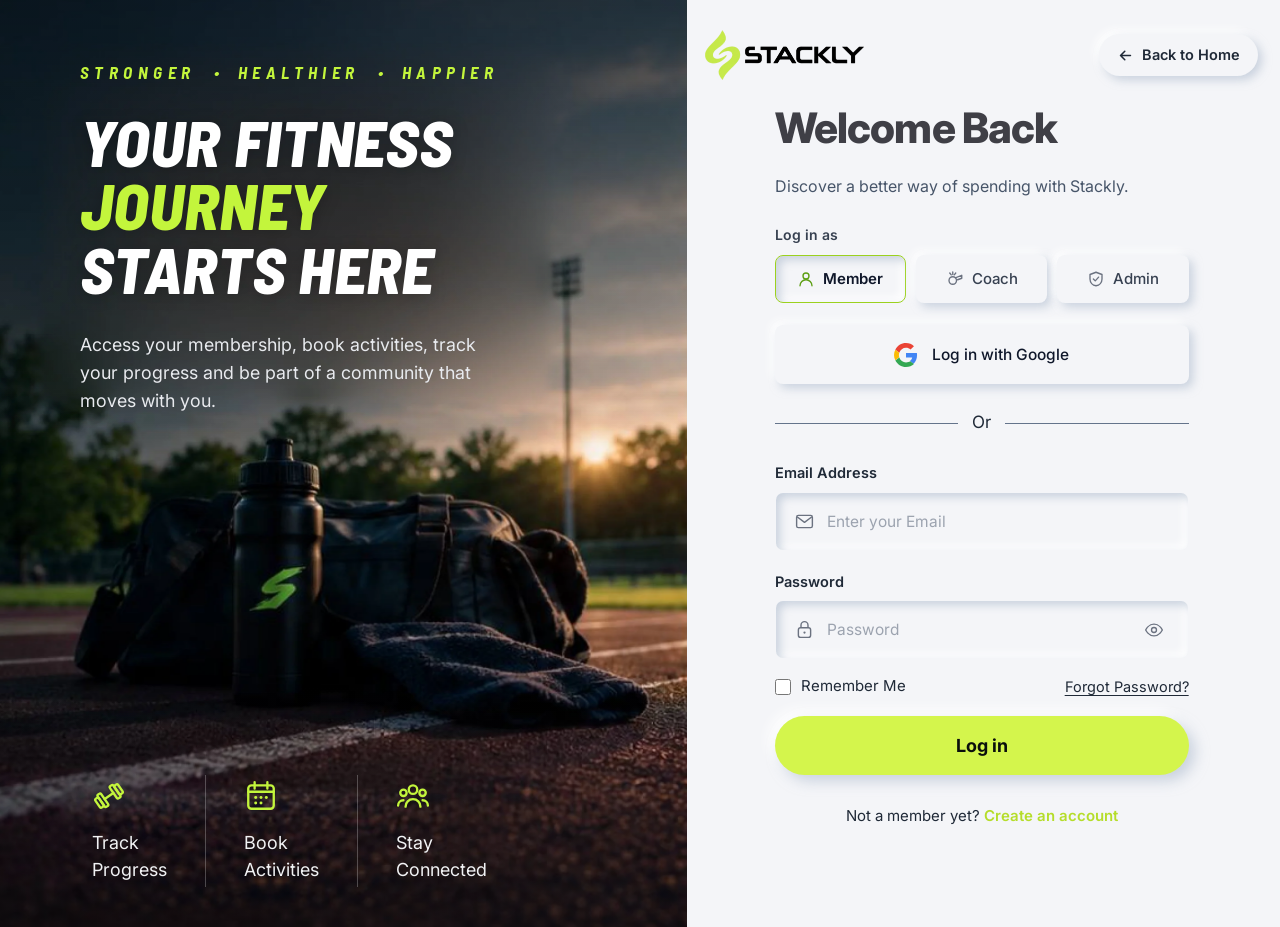
<file: dashboard.html>
<!DOCTYPE html>
<html lang="en">
<head>
  <meta charset="UTF-8" />
  <meta name="viewport" content="width=device-width, initial-scale=1.0" />
  <title>Overview – Stackly Sports Club</title>
  <script>
    // Not logged in? Go to the login page before anything renders.
    (function () {
      var u = null;
      try { u = localStorage.getItem("stacklyUser") || sessionStorage.getItem("stacklyUser"); } catch (e) {}
      if (!u) location.replace("login.html");
    })();
  </script>
  <link rel="preconnect" href="https://fonts.googleapis.com" />
  <link rel="preconnect" href="https://fonts.gstatic.com" crossorigin />
  <link href="https://fonts.googleapis.com/css2?family=Inter:wght@400;500;600;700;800&display=swap" rel="stylesheet" />
  <link rel="stylesheet" href="style.css" />
  <link rel="stylesheet" href="dashboard.css" />
  <link rel="stylesheet" href="neumorphism.css" />
  <link rel="stylesheet" href="animations.css" />
</head>
<body class="dash-page" data-page="overview">

  <!-- Page preloader -->
  <div class="preloader" id="preloader" role="status" aria-label="Loading">
    <div class="preloader-inner">
      <img src="images/logo.webp" alt="Stackly" class="preloader-logo" />
      <span class="preloader-bar"><i></i></span>
    </div>
  </div>

  <svg width="0" height="0" style="position:absolute" aria-hidden="true">
    <symbol id="d-home" viewBox="0 0 24 24"><path d="M4 11 12 4l8 7v9a1 1 0 0 1-1 1h-5v-6h-4v6H5a1 1 0 0 1-1-1z" fill="none" stroke="currentColor" stroke-width="1.8" stroke-linejoin="round"/></symbol>
    <symbol id="d-cal" viewBox="0 0 24 24"><rect x="3" y="5" width="18" height="16" rx="2" fill="none" stroke="currentColor" stroke-width="1.8"/><path d="M3 10h18M8 3v4M16 3v4" stroke="currentColor" stroke-width="1.8" stroke-linecap="round"/></symbol>
    <symbol id="d-chart" viewBox="0 0 24 24"><path d="M4 20V10M10 20V4M16 20v-7M22 20H2" fill="none" stroke="currentColor" stroke-width="1.8" stroke-linecap="round"/></symbol>
    <symbol id="d-trophy" viewBox="0 0 24 24"><path d="M7 4h10v5a5 5 0 0 1-10 0zM7 6H4v1a3 3 0 0 0 3 3M17 6h3v1a3 3 0 0 1-3 3M12 14v4M8 20h8" fill="none" stroke="currentColor" stroke-width="1.8" stroke-linecap="round" stroke-linejoin="round"/></symbol>
    <symbol id="d-globe" viewBox="0 0 24 24"><circle cx="12" cy="12" r="9" fill="none" stroke="currentColor" stroke-width="1.8"/><path d="M3 12h18M12 3a14 14 0 0 1 0 18M12 3a14 14 0 0 0 0 18" fill="none" stroke="currentColor" stroke-width="1.8"/></symbol>
    <symbol id="d-out" viewBox="0 0 24 24"><path d="M15 4h4a1 1 0 0 1 1 1v14a1 1 0 0 1-1 1h-4M10 16l-4-4 4-4M6 12h10" fill="none" stroke="currentColor" stroke-width="1.8" stroke-linecap="round" stroke-linejoin="round"/></symbol>
    <symbol id="d-menu" viewBox="0 0 24 24"><path d="M4 6h16M4 12h16M4 18h16" stroke="currentColor" stroke-width="2" stroke-linecap="round"/></symbol>
    <symbol id="d-users" viewBox="0 0 24 24"><circle cx="9" cy="8" r="3" fill="none" stroke="currentColor" stroke-width="1.8"/><path d="M3 20a6 6 0 0 1 12 0M16 11a3 3 0 1 0-1-5.8M17 14.5a5.5 5.5 0 0 1 4 5.5" fill="none" stroke="currentColor" stroke-width="1.8" stroke-linecap="round"/></symbol>
    <symbol id="d-bolt" viewBox="0 0 24 24"><path d="M13 3 5 14h6l-1 7 8-11h-6z" fill="none" stroke="currentColor" stroke-width="1.8" stroke-linejoin="round"/></symbol>
    <symbol id="d-clock" viewBox="0 0 24 24"><circle cx="12" cy="12" r="9" fill="none" stroke="currentColor" stroke-width="1.8"/><path d="M12 7v5l3 2" fill="none" stroke="currentColor" stroke-width="1.8" stroke-linecap="round"/></symbol>
    <symbol id="d-card" viewBox="0 0 24 24"><rect x="3" y="5" width="18" height="14" rx="2" fill="none" stroke="currentColor" stroke-width="1.8"/><path d="M3 10h18M7 15h4" stroke="currentColor" stroke-width="1.8" stroke-linecap="round"/></symbol>
    <symbol id="d-check" viewBox="0 0 24 24"><path d="m5 12 5 5 9-10" fill="none" stroke="currentColor" stroke-width="2" stroke-linecap="round" stroke-linejoin="round"/></symbol>
    <symbol id="d-pin" viewBox="0 0 24 24"><path d="M12 22s7-6.2 7-12a7 7 0 0 0-14 0c0 5.8 7 12 7 12z" fill="none" stroke="currentColor" stroke-width="1.8"/><circle cx="12" cy="10" r="2.5" fill="none" stroke="currentColor" stroke-width="1.8"/></symbol>
    <symbol id="d-arrow" viewBox="0 0 24 24"><path d="M5 12h14M13 6l6 6-6 6" fill="none" stroke="currentColor" stroke-width="2" stroke-linecap="round" stroke-linejoin="round"/></symbol>
    <symbol id="d-user" viewBox="0 0 24 24"><circle cx="12" cy="8" r="4" fill="none" stroke="currentColor" stroke-width="1.8"/><path d="M4 21a8 8 0 0 1 16 0" fill="none" stroke="currentColor" stroke-width="1.8" stroke-linecap="round"/></symbol>
    <symbol id="d-mail" viewBox="0 0 24 24"><rect x="3" y="5" width="18" height="14" rx="2" fill="none" stroke="currentColor" stroke-width="1.8"/><path d="m3.5 6.5 8.5 6.5 8.5-6.5" fill="none" stroke="currentColor" stroke-width="1.8" stroke-linejoin="round"/></symbol>
    <symbol id="d-shield" viewBox="0 0 24 24"><path d="M12 3 4 6v6c0 4.5 3.4 8.3 8 9 4.6-.7 8-4.5 8-9V6z" fill="none" stroke="currentColor" stroke-width="1.8" stroke-linejoin="round"/></symbol>
    <symbol id="d-user" viewBox="0 0 24 24"><circle cx="12" cy="8" r="4" fill="none" stroke="currentColor" stroke-width="1.8"/><path d="M4 21a8 8 0 0 1 16 0" fill="none" stroke="currentColor" stroke-width="1.8" stroke-linecap="round"/></symbol>
    <symbol id="d-mail" viewBox="0 0 24 24"><rect x="3" y="5" width="18" height="14" rx="2" fill="none" stroke="currentColor" stroke-width="1.8"/><path d="m3.5 6.5 8.5 6.5 8.5-6.5" fill="none" stroke="currentColor" stroke-width="1.8" stroke-linejoin="round"/></symbol>
    <symbol id="d-shield" viewBox="0 0 24 24"><path d="M12 3 4 6v6c0 4.5 3.4 8.3 8 9 4.6-.7 8-4.5 8-9V6z" fill="none" stroke="currentColor" stroke-width="1.8" stroke-linejoin="round"/></symbol>
  </svg>

  <div class="dash">
    <!-- ============ SIDEBAR ============ -->
    <aside class="dash-side" id="dashSide">
      <a href="index.html" class="dash-logo"><img src="images/logo.webp" alt="Stackly" /></a>
      <nav class="dash-nav" aria-label="Dashboard">
        <a href="dashboard.html" class="active" aria-current="page"><svg><use href="#d-home"/></svg>Overview</a>
        <a href="dash-schedule.html"><svg><use href="#d-cal"/></svg><span data-label="schedule">My Schedule</span></a>
        <a href="dash-activity.html"><svg><use href="#d-chart"/></svg><span data-label="activity">Activity</span></a>
        <a href="dash-events.html"><svg><use href="#d-trophy"/></svg>Events</a>
        <a href="dash-profile.html"><svg><use href="#d-user"/></svg>My Profile</a>
        <span class="dash-nav-sep"></span>
        <a href="index.html"><svg><use href="#d-globe"/></svg>Back to Website</a>
      </nav>
      <div class="side-user">
        <span class="avatar sm" data-user="initial">A</span>
        <div><strong data-user="name">Athlete</strong><small data-user="email"></small></div>
      </div>
      <button class="dash-logout" id="logoutBtn"><svg><use href="#d-out"/></svg>Log out</button>
    </aside>

    <!-- ============ MAIN ============ -->
    <main class="dash-main">
      <header class="dash-top">
        <button class="dash-menu" id="dashMenu" aria-label="Open menu"><svg><use href="#d-menu"/></svg></button>
        <div>
          <p class="dash-date" id="dashDate"></p>
          <h1 id="pageTitle">Overview</h1>
        </div>
        <div class="dash-user">
          <div class="dash-user-text">
            <strong data-user="name">Athlete</strong>
            <small data-user="email"></small>
          </div>
          <span class="role-badge" data-user="role">Member</span>
          <span class="avatar" data-user="initial" aria-hidden="true">A</span>
        </div>
      </header>

      <p class="sample-note">Showing sample data — your real stats will appear once the member system is connected.</p>

      <section class="stat-grid" id="statGrid" aria-label="Key numbers"></section>

      <div class="dash-cols">
        <section class="panel" id="activity">
          <div class="panel-head">
            <div>
              <h2 id="chartTitle">Active minutes</h2>
              <p class="panel-sub" id="chartSub">This week</p>
            </div>
            <strong class="panel-total" id="chartTotal"></strong>
          </div>
          <div class="chart" id="chart" role="img"></div>
          <div class="chart-tip" id="chartTip" hidden></div>
          <details class="chart-table">
            <summary>View as table</summary>
            <table><thead><tr><th>Day</th><th id="tableUnit">Value</th></tr></thead><tbody id="chartRows"></tbody></table>
          </details>
        </section>

        <section class="panel">
          <div class="panel-head">
            <div>
              <h2 id="listTitle">Upcoming</h2>
              <p class="panel-sub" id="listSub"></p>
            </div>
            <a href="dash-schedule.html" class="panel-link">View all <svg><use href="#d-arrow"/></svg></a>
          </div>
          <ul class="dash-list" id="dashList" data-limit="3"></ul>
        </section>
      </div>

      <section class="panel quick" aria-label="Quick actions">
        <h2>Quick actions</h2>
        <div class="quick-grid" id="quickGrid"></div>
      </section>

    </main>
  </div>
  <div class="dash-scrim" id="dashScrim"></div>

  <script src="dashboard.js"></script>
  <script src="animations.js"></script>
  <script src="preloader.js"></script>
</body>
</html>
</file>
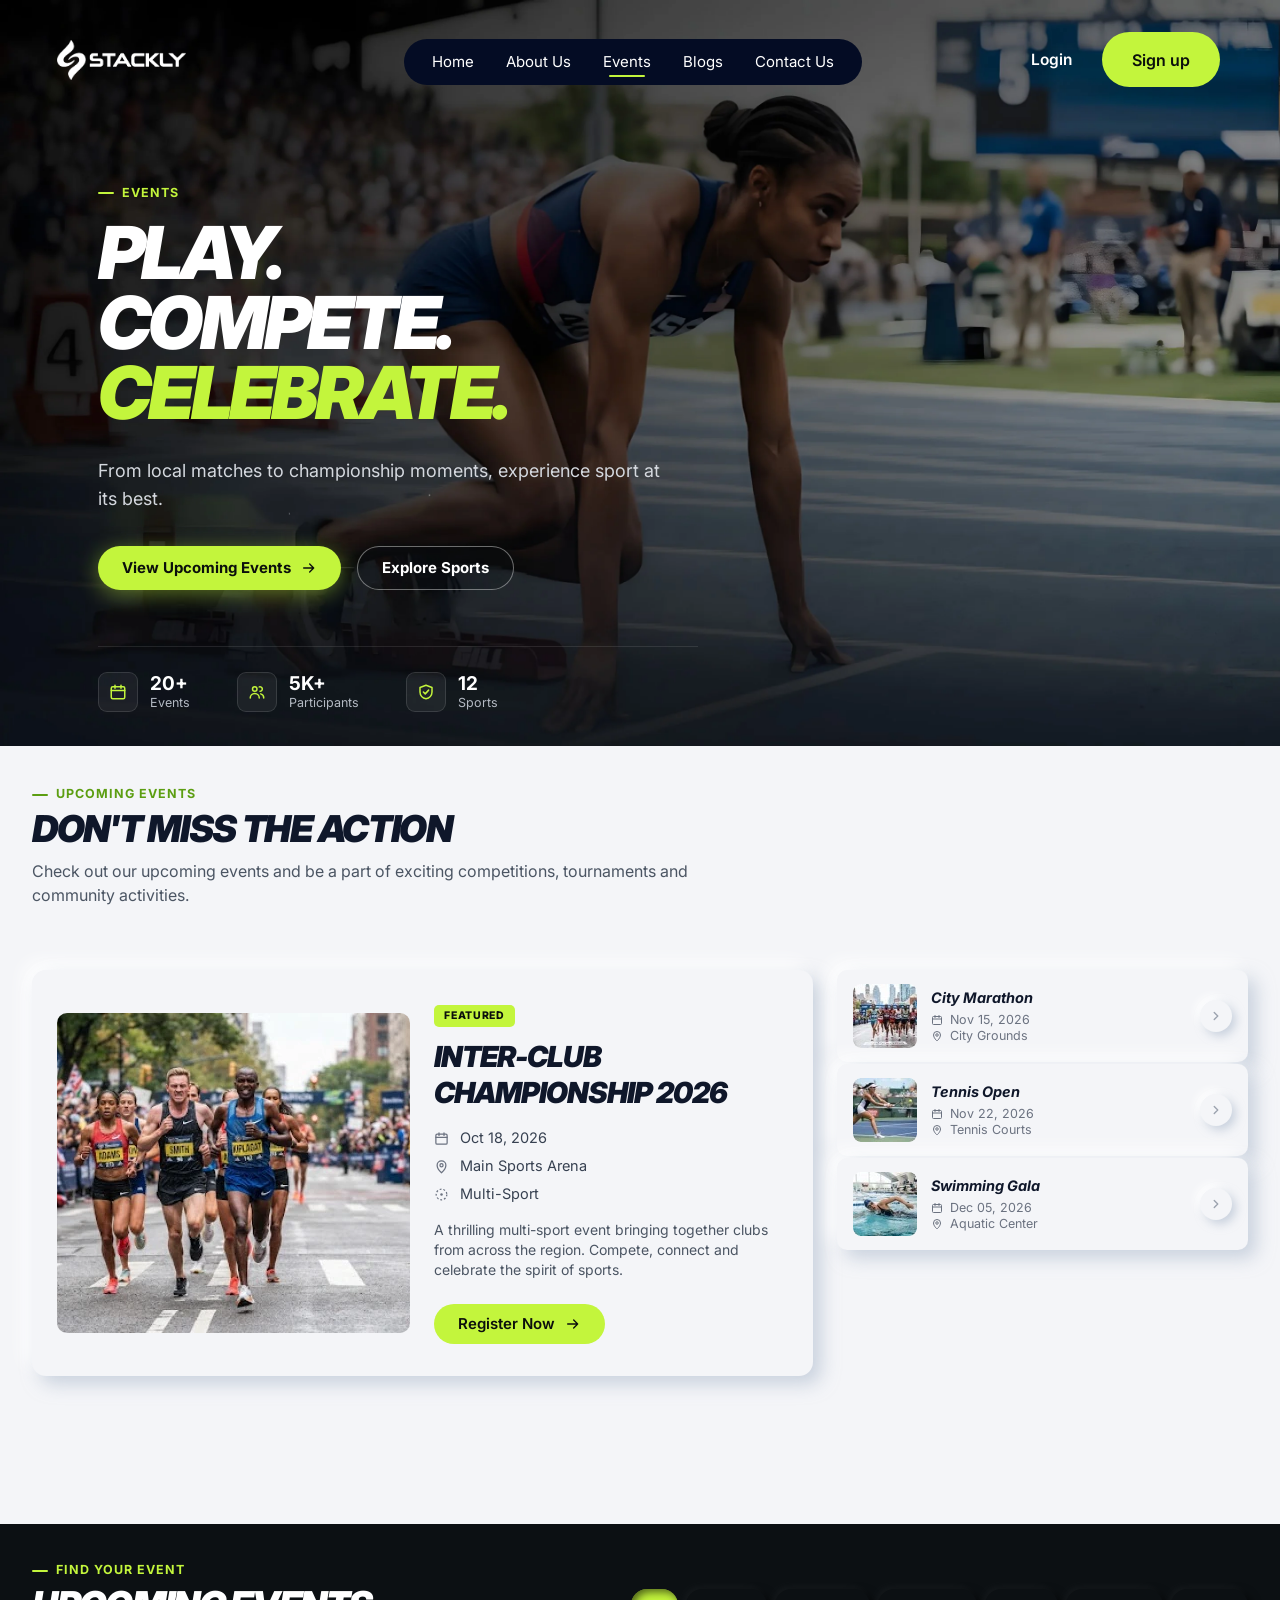
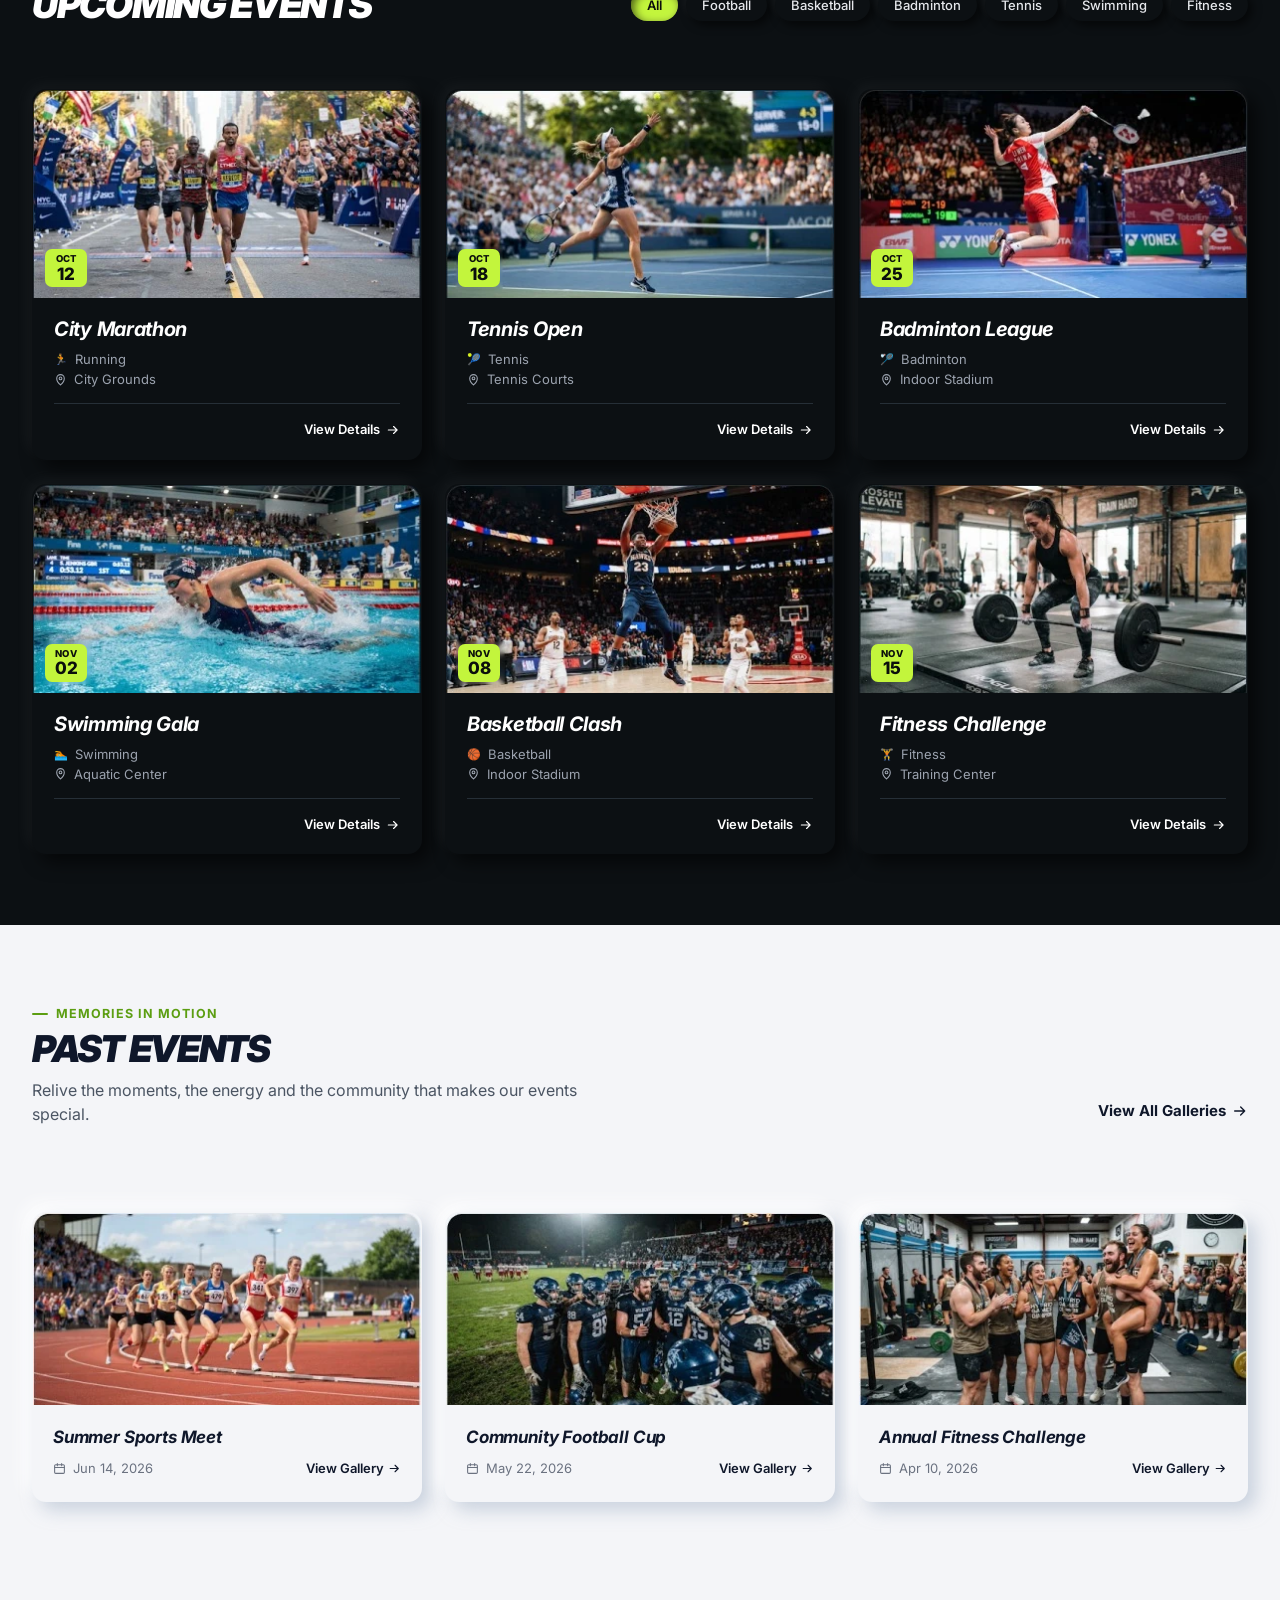
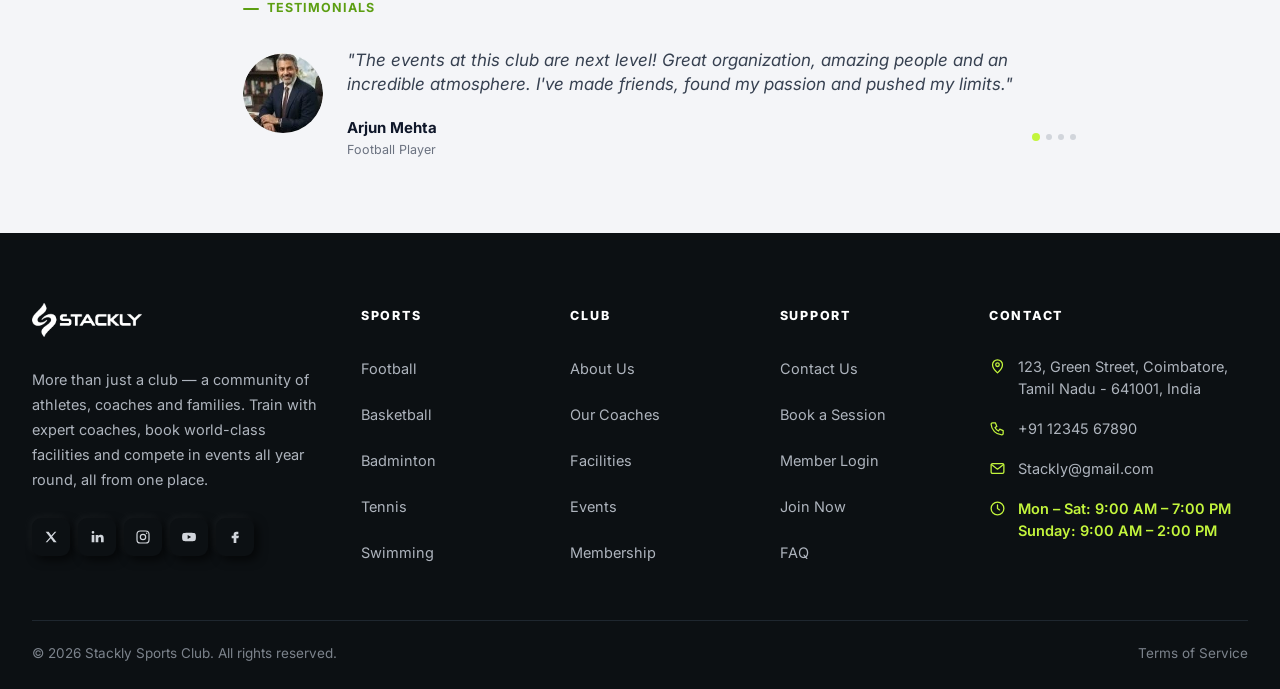
<file: events.html>
<!DOCTYPE html>
<html lang="en">
<head>
  <meta charset="UTF-8" />
  <meta name="viewport" content="width=device-width, initial-scale=1.0" />
  <title>Events – Stackly Sports Club</title>
  <link rel="preconnect" href="https://fonts.googleapis.com" />
  <link rel="preconnect" href="https://fonts.gstatic.com" crossorigin />
  <link href="https://fonts.googleapis.com/css2?family=Inter:ital,wght@0,400;0,500;0,600;0,700;0,800;1,700;1,800;1,900&family=Kalam:wght@300;400;700&display=swap" rel="stylesheet" />
  <link rel="stylesheet" href="style.css" />
  <link rel="stylesheet" href="events.css" />
  <link rel="stylesheet" href="neumorphism.css" />
  <link rel="stylesheet" href="animations.css" />
</head>
<body>

  <!-- Page preloader -->
  <div class="preloader" id="preloader" role="status" aria-label="Loading">
    <div class="preloader-inner">
      <img src="images/logo.webp" alt="Stackly" class="preloader-logo" />
      <span class="preloader-bar"><i></i></span>
    </div>
  </div>

  <!-- SVG icon sprite -->
  <svg width="0" height="0" style="position:absolute" aria-hidden="true">
    <symbol id="i-arrow" viewBox="0 0 24 24"><path d="M4 12h15M13 6l6 6-6 6" fill="none" stroke="currentColor" stroke-width="2" stroke-linecap="round" stroke-linejoin="round"/></symbol>
    <symbol id="i-chev" viewBox="0 0 24 24"><path d="m9 6 6 6-6 6" fill="none" stroke="currentColor" stroke-width="2.4" stroke-linecap="round" stroke-linejoin="round"/></symbol>
    <symbol id="i-ig" viewBox="0 0 24 24"><rect x="3" y="3" width="18" height="18" rx="5" fill="none" stroke="currentColor" stroke-width="2"/><circle cx="12" cy="12" r="4" fill="none" stroke="currentColor" stroke-width="2"/><circle cx="17.5" cy="6.5" r="1.2" fill="currentColor"/></symbol>
    <symbol id="i-fb" viewBox="0 0 24 24"><path d="M14 8h3V4h-3a4 4 0 0 0-4 4v2H7v4h3v7h4v-7h3l1-4h-4V8.5c0-.3.2-.5.5-.5z" fill="currentColor"/></symbol>
    <symbol id="i-in" viewBox="0 0 24 24"><path d="M4 9h4v11H4zM6 3a2 2 0 1 1 0 4 2 2 0 0 1 0-4zM10 9h4v1.6c.6-1 1.9-1.9 3.7-1.9 3.4 0 4.3 2.2 4.3 5.3V20h-4v-5.4c0-1.4-.3-2.6-1.8-2.6-1.6 0-2.2 1.2-2.2 2.6V20h-4z" fill="currentColor"/></symbol>
    <symbol id="i-x" viewBox="0 0 24 24"><path d="M4 4h4.5l4 5.6L17.5 4H20l-6.3 7.3L20.5 20H16l-4.3-6-5.3 6H4l6.6-7.6z" fill="currentColor"/></symbol>
    <symbol id="i-cal" viewBox="0 0 24 24"><rect x="3" y="5" width="18" height="16" rx="2" fill="none" stroke="currentColor" stroke-width="2"/><path d="M3 10h18M8 3v4M16 3v4" stroke="currentColor" stroke-width="2" stroke-linecap="round"/></symbol>
    <symbol id="i-pin" viewBox="0 0 24 24"><path d="M12 22s7-6.2 7-12a7 7 0 0 0-14 0c0 5.8 7 12 7 12z" fill="none" stroke="currentColor" stroke-width="2"/><circle cx="12" cy="10" r="2.5" fill="none" stroke="currentColor" stroke-width="2"/></symbol>
    <symbol id="i-flag" viewBox="0 0 24 24"><path d="M6 21V4h11l-2 4 2 4H8M10 12v4" fill="none" stroke="currentColor" stroke-width="2" stroke-linecap="round" stroke-linejoin="round"/></symbol>
    <symbol id="i-scan" viewBox="0 0 24 24"><path d="M4 8V5a1 1 0 0 1 1-1h3M16 4h3a1 1 0 0 1 1 1v3M20 16v3a1 1 0 0 1-1 1h-3M8 20H5a1 1 0 0 1-1-1v-3M9 10v.01M15 10v.01M9 15c1.8 1.3 4.2 1.3 6 0" fill="none" stroke="currentColor" stroke-width="2" stroke-linecap="round"/></symbol>
    <symbol id="i-build" viewBox="0 0 24 24"><path d="M5 21V4a1 1 0 0 1 1-1h12a1 1 0 0 1 1 1v17M3 21h18M9 7h2M13 7h2M9 11h2M13 11h2M9 15h2M13 15h2" fill="none" stroke="currentColor" stroke-width="2" stroke-linecap="round"/></symbol>
    <symbol id="i-star" viewBox="0 0 24 24"><path d="m12 2 3 6.5 7 .8-5.2 4.8 1.4 7L12 17.6 5.8 21.1l1.4-7L2 9.3l7-.8z" fill="currentColor"/></symbol>
    <symbol id="i-users" viewBox="0 0 24 24"><circle cx="9" cy="8" r="3" fill="none" stroke="currentColor" stroke-width="2"/><path d="M3 20a6 6 0 0 1 12 0M16 11a3 3 0 1 0-1-5.8M17 14.5a5.5 5.5 0 0 1 4 5.5" fill="none" stroke="currentColor" stroke-width="2" stroke-linecap="round"/></symbol>
    <symbol id="i-shield" viewBox="0 0 24 24"><path d="M12 3 4 6v6c0 4.5 3.4 8.3 8 9 4.6-.7 8-4.5 8-9V6z" fill="none" stroke="currentColor" stroke-width="2" stroke-linejoin="round"/><path d="m8.5 12 2.5 2.5 4.5-5" fill="none" stroke="currentColor" stroke-width="2" stroke-linecap="round" stroke-linejoin="round"/></symbol>
    <symbol id="i-grid" viewBox="0 0 24 24"><circle cx="12" cy="12" r="8.5" fill="none" stroke="currentColor" stroke-width="2" stroke-dasharray="3 3"/><circle cx="12" cy="12" r="2" fill="currentColor"/></symbol>
  </svg>

  <!-- ============ HEADER (fixed, outside the hero so it always stays on top) ============ -->
  <nav class="nav">
    <a href="index.html" class="nav-logo"><img src="images/logo.webp" alt="Stackly" /></a>
    <ul class="nav-links" id="navLinks">
      <li><a href="index.html">Home</a></li>
      <li><a href="about.html">About Us</a></li>
      <li><a href="events.html" class="active">Events</a></li>
      <li><a href="blog.html">Blogs</a></li>
      <li><a href="contact.html">Contact Us</a></li>
      <li class="nav-auth">
        <a href="login.html" class="nav-auth-login">Login</a>
        <a href="signup.html" class="nav-auth-signup">Sign up</a>
      </li>
    </ul>
    <div class="nav-actions">
      <a href="login.html" class="nav-login">Login</a>
      <a href="signup.html" class="btn btn-lime nav-signup">Sign up</a>
      <button class="burger" id="burger" aria-label="Open menu"><span></span><span></span><span></span></button>
    </div>
  </nav>

  <!-- ============ HERO ============ -->
  <header class="hero hero-events" id="home">

    <div class="events-hero-content">
      <span class="line-eyebrow">EVENTS</span>
      <h1>PLAY.<br />COMPETE.<br /><span class="lime">CELEBRATE.</span></h1>
      <p>From local matches to championship moments, experience sport at its best.</p>
      <div class="events-hero-btns">
        <a href="404.html" class="btn btn-lime btn-glow">View Upcoming Events <svg class="ico"><use href="#i-arrow"/></svg></a>
        <a href="404.html" class="btn btn-outline">Explore Sports</a>
      </div>
      <div class="events-hero-stats">
        <div><span class="stat-tile"><svg><use href="#i-cal"/></svg></span><p><strong>20+</strong>Events</p></div>
        <div><span class="stat-tile"><svg><use href="#i-users"/></svg></span><p><strong>5K+</strong>Participants</p></div>
        <div><span class="stat-tile"><svg><use href="#i-shield"/></svg></span><p><strong>12</strong>Sports</p></div>
      </div>
    </div>
  </header>

  <!-- ============ DON'T MISS THE ACTION ============ -->
  <section class="action">
    <div class="action-head">
      <span class="line-eyebrow green">UPCOMING EVENTS</span>
      <h2 class="italic-title">DON'T MISS THE ACTION</h2>
      <p>Check out our upcoming events and be a part of exciting competitions, tournaments and community activities.</p>
    </div>
    <div class="action-grid">
      <article class="featured">
        <img src="images/events-featured.webp" alt="Runners racing through the city" />
        <div class="featured-body">
          <span class="featured-pill">FEATURED</span>
          <h3>INTER-CLUB<br />CHAMPIONSHIP 2026</h3>
          <ul class="featured-meta">
            <li><svg><use href="#i-cal"/></svg>Oct 18, 2026</li>
            <li><svg><use href="#i-pin"/></svg>Main Sports Arena</li>
            <li><svg><use href="#i-grid"/></svg>Multi-Sport</li>
          </ul>
          <p>A thrilling multi-sport event bringing together clubs from across the region. Compete, connect and celebrate the spirit of sports.</p>
          <a href="404.html" class="btn btn-lime featured-btn">Register Now <svg class="ico"><use href="#i-arrow"/></svg></a>
        </div>
      </article>
      <div class="side-list">
          <a href="#" class="side-event">
            <img src="images/events-side-marathon.webp" alt="" />
            <div>
              <h4>City Marathon</h4>
              <span><svg><use href="#i-cal"/></svg>Nov 15, 2026</span>
              <span><svg><use href="#i-pin"/></svg>City Grounds</span>
            </div>
            <i class="chev"><svg><use href="#i-chev"/></svg></i>
          </a>
          <a href="#" class="side-event">
            <img src="images/events-side-tennis.webp" alt="" />
            <div>
              <h4>Tennis Open</h4>
              <span><svg><use href="#i-cal"/></svg>Nov 22, 2026</span>
              <span><svg><use href="#i-pin"/></svg>Tennis Courts</span>
            </div>
            <i class="chev"><svg><use href="#i-chev"/></svg></i>
          </a>
          <a href="#" class="side-event">
            <img src="images/events-side-swimming.webp" alt="" />
            <div>
              <h4>Swimming Gala</h4>
              <span><svg><use href="#i-cal"/></svg>Dec 05, 2026</span>
              <span><svg><use href="#i-pin"/></svg>Aquatic Center</span>
            </div>
            <i class="chev"><svg><use href="#i-chev"/></svg></i>
          </a>
      </div>
    </div>
  </section>

  <!-- ============ UPCOMING EVENTS (filterable) ============ -->
  <section class="upcoming" id="upcoming">
    <div class="upcoming-head">
      <div>
        <span class="line-eyebrow">FIND YOUR EVENT</span>
        <h2 class="italic-title">UPCOMING EVENTS</h2>
      </div>
      <div class="filters" id="eventFilters">
        <button class="active" data-filter="all">All</button>
        <button data-filter="football">Football</button>
        <button data-filter="basketball">Basketball</button>
        <button data-filter="badminton">Badminton</button>
        <button data-filter="tennis">Tennis</button>
        <button data-filter="swimming">Swimming</button>
        <button data-filter="fitness">Fitness</button>
      </div>
    </div>
    <div class="event-grid" id="eventGrid">
      <article class="event-card" data-sport="running">
        <div class="event-photo">
          <img src="images/events-marathon.webp" alt="City Marathon" />
          <span class="date-badge"><small>OCT</small>12</span>
        </div>
        <div class="event-body">
          <h3>City Marathon</h3>
          <span class="event-cat"><em>🏃</em>Running</span>
          <span class="event-loc"><svg><use href="#i-pin"/></svg>City Grounds</span>
          <a href="404.html" class="event-link">View Details <svg><use href="#i-arrow"/></svg></a>
        </div>
      </article>
      <article class="event-card" data-sport="tennis">
        <div class="event-photo">
          <img src="images/events-tennis.webp" alt="Tennis Open" />
          <span class="date-badge"><small>OCT</small>18</span>
        </div>
        <div class="event-body">
          <h3>Tennis Open</h3>
          <span class="event-cat"><em>🎾</em>Tennis</span>
          <span class="event-loc"><svg><use href="#i-pin"/></svg>Tennis Courts</span>
          <a href="404.html" class="event-link">View Details <svg><use href="#i-arrow"/></svg></a>
        </div>
      </article>
      <article class="event-card" data-sport="badminton">
        <div class="event-photo">
          <img src="images/events-badminton.webp" alt="Badminton League" />
          <span class="date-badge"><small>OCT</small>25</span>
        </div>
        <div class="event-body">
          <h3>Badminton League</h3>
          <span class="event-cat"><em>🏸</em>Badminton</span>
          <span class="event-loc"><svg><use href="#i-pin"/></svg>Indoor Stadium</span>
          <a href="404.html" class="event-link">View Details <svg><use href="#i-arrow"/></svg></a>
        </div>
      </article>
      <article class="event-card" data-sport="swimming">
        <div class="event-photo">
          <img src="images/events-swimming.webp" alt="Swimming Gala" />
          <span class="date-badge"><small>NOV</small>02</span>
        </div>
        <div class="event-body">
          <h3>Swimming Gala</h3>
          <span class="event-cat"><em>🏊</em>Swimming</span>
          <span class="event-loc"><svg><use href="#i-pin"/></svg>Aquatic Center</span>
          <a href="404.html" class="event-link">View Details <svg><use href="#i-arrow"/></svg></a>
        </div>
      </article>
      <article class="event-card" data-sport="basketball">
        <div class="event-photo">
          <img src="images/events-basketball.webp" alt="Basketball Clash" />
          <span class="date-badge"><small>NOV</small>08</span>
        </div>
        <div class="event-body">
          <h3>Basketball Clash</h3>
          <span class="event-cat"><em>🏀</em>Basketball</span>
          <span class="event-loc"><svg><use href="#i-pin"/></svg>Indoor Stadium</span>
          <a href="404.html" class="event-link">View Details <svg><use href="#i-arrow"/></svg></a>
        </div>
      </article>
      <article class="event-card" data-sport="fitness">
        <div class="event-photo">
          <img src="images/events-fitness.webp" alt="Fitness Challenge" />
          <span class="date-badge"><small>NOV</small>15</span>
        </div>
        <div class="event-body">
          <h3>Fitness Challenge</h3>
          <span class="event-cat"><em>🏋️</em>Fitness</span>
          <span class="event-loc"><svg><use href="#i-pin"/></svg>Training Center</span>
          <a href="404.html" class="event-link">View Details <svg><use href="#i-arrow"/></svg></a>
        </div>
      </article>
      <p class="no-events" id="noEvents" hidden>No upcoming events for this sport yet — check back soon!</p>
    </div>
  </section>

  <!-- ============ PAST EVENTS ============ -->
  <section class="past">
    <div class="past-head">
      <div>
        <span class="line-eyebrow green">MEMORIES IN MOTION</span>
        <h2 class="italic-title">PAST EVENTS</h2>
        <p>Relive the moments, the energy and the community that makes our events special.</p>
      </div>
      <a href="404.html" class="head-link">View All Galleries <svg class="ico"><use href="#i-arrow"/></svg></a>
    </div>
    <div class="past-grid">
      <article class="past-card">
        <img src="images/past-summer-meet.webp" alt="Summer Sports Meet" />
        <div class="past-body">
          <h3>Summer Sports Meet</h3>
          <div class="past-foot">
            <span><svg><use href="#i-cal"/></svg>Jun 14, 2026</span>
            <a href="#">View Gallery <svg><use href="#i-arrow"/></svg></a>
          </div>
        </div>
      </article>
      <article class="past-card">
        <img src="images/past-football-cup.webp" alt="Community Football Cup" />
        <div class="past-body">
          <h3>Community Football Cup</h3>
          <div class="past-foot">
            <span><svg><use href="#i-cal"/></svg>May 22, 2026</span>
            <a href="#">View Gallery <svg><use href="#i-arrow"/></svg></a>
          </div>
        </div>
      </article>
      <article class="past-card">
        <img src="images/past-fitness-challenge.webp" alt="Annual Fitness Challenge" />
        <div class="past-body">
          <h3>Annual Fitness Challenge</h3>
          <div class="past-foot">
            <span><svg><use href="#i-cal"/></svg>Apr 10, 2026</span>
            <a href="#">View Gallery <svg><use href="#i-arrow"/></svg></a>
          </div>
        </div>
      </article>
    </div>

    <div class="quote-block" id="quoteBlock">
      <span class="line-eyebrow green">TESTIMONIALS</span>
      <div class="quote-row">
        <img id="quoteImg" src="images/avatar-arjun-mehta.webp" alt="" />
        <div class="quote-text">
          <blockquote id="quoteText">"The events at this club are next level! Great organization, amazing people and an incredible atmosphere. I've made friends, found my passion and pushed my limits."</blockquote>
          <strong id="quoteName">Arjun Mehta</strong>
          <small id="quoteRole">Football Player</small>
        </div>
        <div class="quote-dots" id="quoteDots">
          <button class="active" aria-label="Testimonial 1"></button>
          <button aria-label="Testimonial 2"></button>
          <button aria-label="Testimonial 3"></button>
          <button aria-label="Testimonial 4"></button>
        </div>
      </div>
    </div>
  </section>

  <!-- ============ FOOTER ============ -->
  <footer class="footer" id="contact">
    <div class="container footer-grid">
      <div class="f-brand">
        <a href="index.html" class="f-logo"><img src="images/logo.webp" alt="Stackly" /></a>
        <p class="f-about">More than just a club — a community of athletes, coaches and families. Train with expert coaches, book world-class facilities and compete in events all year round, all from one place.</p>
        <div class="f-socials">
          <a href="404.html" aria-label="X (Twitter)"><svg viewBox="0 0 24 24"><path d="M4 4h4.5l4 5.6L17.5 4H20l-6.3 7.3L20.5 20H16l-4.3-6-5.3 6H4l6.6-7.6z" fill="currentColor"/></svg></a>
          <a href="404.html" aria-label="LinkedIn"><svg viewBox="0 0 24 24"><path d="M4 9h4v11H4zM6 3a2 2 0 1 1 0 4 2 2 0 0 1 0-4zM10 9h4v1.6c.6-1 1.9-1.9 3.7-1.9 3.4 0 4.3 2.2 4.3 5.3V20h-4v-5.4c0-1.4-.3-2.6-1.8-2.6-1.6 0-2.2 1.2-2.2 2.6V20h-4z" fill="currentColor"/></svg></a>
          <a href="404.html" aria-label="Instagram"><svg viewBox="0 0 24 24"><rect x="3" y="3" width="18" height="18" rx="5" fill="none" stroke="currentColor" stroke-width="1.8" stroke-linecap="round" stroke-linejoin="round"/><circle cx="12" cy="12" r="4" fill="none" stroke="currentColor" stroke-width="1.8" stroke-linecap="round" stroke-linejoin="round"/><circle cx="17.5" cy="6.5" r="1.1" fill="currentColor"/></svg></a>
          <a href="404.html" aria-label="YouTube"><svg viewBox="0 0 24 24"><path d="M22 8.2a3 3 0 0 0-2.1-2.1C18 5.6 12 5.6 12 5.6s-6 0-7.9.5A3 3 0 0 0 2 8.2 31 31 0 0 0 1.6 12 31 31 0 0 0 2 15.8a3 3 0 0 0 2.1 2.1c1.9.5 7.9.5 7.9.5s6 0 7.9-.5a3 3 0 0 0 2.1-2.1c.4-1.2.4-3.8.4-3.8s0-2.6-.4-3.8zM10 15V9l5.2 3z" fill="currentColor"/></svg></a>
          <a href="404.html" aria-label="Facebook"><svg viewBox="0 0 24 24"><path d="M14 8h3V4h-3a4 4 0 0 0-4 4v2H7v4h3v7h4v-7h3l1-4h-4V8.5c0-.3.2-.5.5-.5z" fill="currentColor"/></svg></a>
        </div>
      </div>

        <nav class="f-col" aria-label="Sports">
          <h5>SPORTS</h5>
          <ul>
            <li><a href="404.html">Football</a></li>
            <li><a href="404.html">Basketball</a></li>
            <li><a href="404.html">Badminton</a></li>
            <li><a href="404.html">Tennis</a></li>
            <li><a href="404.html">Swimming</a></li>
          </ul>
        </nav>

        <nav class="f-col" aria-label="Club">
          <h5>CLUB</h5>
          <ul>
            <li><a href="404.html">About Us</a></li>
            <li><a href="404.html">Our Coaches</a></li>
            <li><a href="404.html">Facilities</a></li>
            <li><a href="404.html">Events</a></li>
            <li><a href="404.html">Membership</a></li>
          </ul>
        </nav>

        <nav class="f-col" aria-label="Support">
          <h5>SUPPORT</h5>
          <ul>
            <li><a href="404.html">Contact Us</a></li>
            <li><a href="404.html">Book a Session</a></li>
            <li><a href="404.html">Member Login</a></li>
            <li><a href="404.html">Join Now</a></li>
            <li><a href="404.html">FAQ</a></li>
          </ul>
        </nav>

      <div class="f-col f-reach">
        <h5>CONTACT</h5>
        <ul>
          <li><svg viewBox="0 0 24 24"><path d="M12 21s7-6.2 7-11.5a7 7 0 0 0-14 0C5 14.8 12 21 12 21z" fill="none" stroke="currentColor" stroke-width="1.8" stroke-linecap="round" stroke-linejoin="round"/><circle cx="12" cy="9.5" r="2.5" fill="none" stroke="currentColor" stroke-width="1.8" stroke-linecap="round" stroke-linejoin="round"/></svg><span>123, Green Street, Coimbatore,<br />Tamil Nadu - 641001, India</span></li>
          <li><svg viewBox="0 0 24 24"><path d="M5 4h4l2 5-2.5 1.5a11 11 0 0 0 5 5L15 13l5 2v4a2 2 0 0 1-2 2A16 16 0 0 1 3 6a2 2 0 0 1 2-2" fill="none" stroke="currentColor" stroke-width="1.8" stroke-linecap="round" stroke-linejoin="round"/></svg><a href="tel:+911234567890">+91 12345 67890</a></li>
          <li><svg viewBox="0 0 24 24"><rect x="3" y="5" width="18" height="14" rx="2" fill="none" stroke="currentColor" stroke-width="1.8" stroke-linecap="round" stroke-linejoin="round"/><path d="m3.5 6.5 8.5 6.5 8.5-6.5" fill="none" stroke="currentColor" stroke-width="1.8" stroke-linecap="round" stroke-linejoin="round"/></svg><a href="mailto:Stackly@gmail.com">Stackly@gmail.com</a></li>
          <li class="f-hours"><svg viewBox="0 0 24 24"><circle cx="12" cy="12" r="9" fill="none" stroke="currentColor" stroke-width="1.8" stroke-linecap="round" stroke-linejoin="round"/><path d="M12 7v5l3 2" fill="none" stroke="currentColor" stroke-width="1.8" stroke-linecap="round" stroke-linejoin="round"/></svg><span>Mon – Sat: 9:00 AM – 7:00 PM<br />Sunday: 9:00 AM – 2:00 PM</span></li>
        </ul>
      </div>
    </div>

    <div class="container footer-bottom">
      <span>© 2026 Stackly Sports Club. All rights reserved.</span>
      <div><a href="#">Terms of Service</a></div>
    </div>
  </footer>

  <script src="script.js"></script>
  <script src="animations.js"></script>
  <script src="preloader.js"></script>
</body>
</html>
</file>
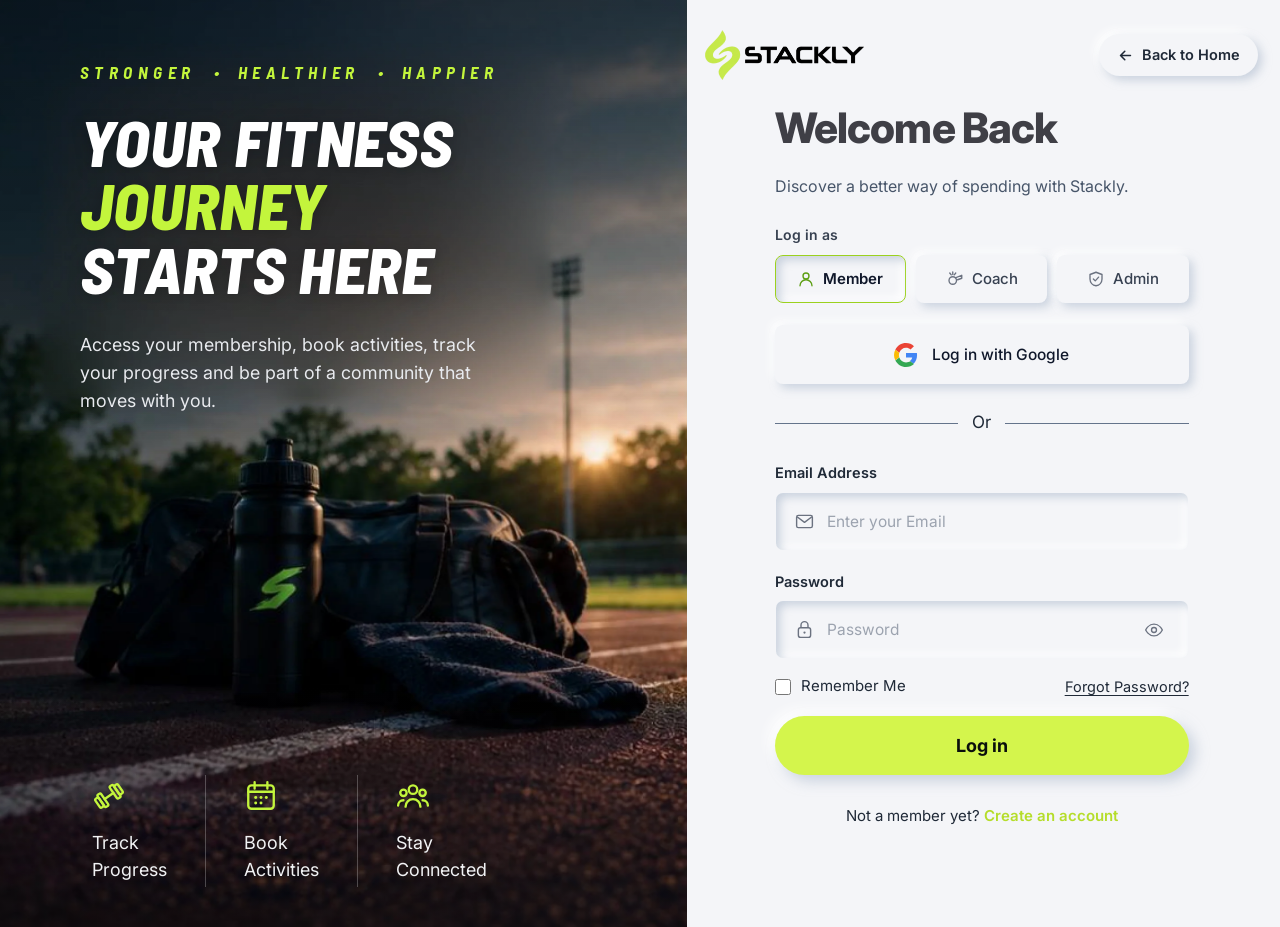
<file: login.html>
<!DOCTYPE html>
<html lang="en">
<head>
  <meta charset="UTF-8" />
  <meta name="viewport" content="width=device-width, initial-scale=1.0" />
  <title>Log in – Stackly Sports Club</title>
  <link rel="preconnect" href="https://fonts.googleapis.com" />
  <link rel="preconnect" href="https://fonts.gstatic.com" crossorigin />
  <link href="https://fonts.googleapis.com/css2?family=Inter:wght@400;500;600;700;800&family=Barlow+Semi+Condensed:ital,wght@1,700;1,800&display=swap" rel="stylesheet" />
  <link rel="stylesheet" href="style.css" />
  <link rel="stylesheet" href="login.css" />
  <link rel="stylesheet" href="neumorphism.css" />
  <link rel="stylesheet" href="animations.css" />
</head>
<body class="login-page">

  <!-- Page preloader -->
  <div class="preloader" id="preloader" role="status" aria-label="Loading">
    <div class="preloader-inner">
      <img src="images/logo.webp" alt="Stackly" class="preloader-logo" />
      <span class="preloader-bar"><i></i></span>
    </div>
  </div>

  <svg width="0" height="0" style="position:absolute" aria-hidden="true">
    <symbol id="r-member" viewBox="0 0 24 24"><circle cx="12" cy="8" r="4" fill="none" stroke="currentColor" stroke-width="1.8"/><path d="M4 21a8 8 0 0 1 16 0" fill="none" stroke="currentColor" stroke-width="1.8" stroke-linecap="round"/></symbol>
    <symbol id="r-coach" viewBox="0 0 24 24"><circle cx="9" cy="14" r="5" fill="none" stroke="currentColor" stroke-width="1.8"/><path d="M12.5 10.5 21 7v4l-5.5 2M5 4l2 2.5M9 2.5V6M13 4l-2 2.5" fill="none" stroke="currentColor" stroke-width="1.8" stroke-linecap="round" stroke-linejoin="round"/></symbol>
    <symbol id="r-admin" viewBox="0 0 24 24"><path d="M12 3 4 6v6c0 4.5 3.4 8.3 8 9 4.6-.7 8-4.5 8-9V6z" fill="none" stroke="currentColor" stroke-width="1.8" stroke-linejoin="round"/><path d="m8.5 12 2.5 2.5 4.5-5" fill="none" stroke="currentColor" stroke-width="1.8" stroke-linecap="round" stroke-linejoin="round"/></symbol>
    <symbol id="i-mail" viewBox="0 0 24 24"><rect x="3" y="5" width="18" height="14" rx="2" fill="none" stroke="currentColor" stroke-width="1.6"/><path d="m3.5 6.5 8.5 6.5 8.5-6.5" fill="none" stroke="currentColor" stroke-width="1.6" stroke-linejoin="round"/></symbol>
    <symbol id="i-lock" viewBox="0 0 24 24"><rect x="5" y="10" width="14" height="11" rx="2.5" fill="none" stroke="currentColor" stroke-width="1.6"/><path d="M8 10V7a4 4 0 0 1 8 0v3" fill="none" stroke="currentColor" stroke-width="1.6"/><circle cx="12" cy="15.5" r="1.3" fill="currentColor"/></symbol>
    <symbol id="i-eye" viewBox="0 0 24 24"><path d="M2 12s3.6-7 10-7 10 7 10 7-3.6 7-10 7S2 12 2 12z" fill="none" stroke="currentColor" stroke-width="1.6"/><circle cx="12" cy="12" r="3" fill="none" stroke="currentColor" stroke-width="1.6"/></symbol>
    <symbol id="i-eye-off" viewBox="0 0 24 24"><path d="M3 3l18 18M10.6 5.1A10.6 10.6 0 0 1 12 5c6.4 0 10 7 10 7a17 17 0 0 1-3.2 4.1M6.6 6.6C3.7 8.4 2 12 2 12s3.6 7 10 7a9.7 9.7 0 0 0 5.4-1.6M9.9 9.9a3 3 0 0 0 4.2 4.2" fill="none" stroke="currentColor" stroke-width="1.6" stroke-linecap="round"/></symbol>
    <symbol id="i-dumbbell" viewBox="0 0 32 32"><g fill="none" stroke="currentColor" stroke-width="2.2" stroke-linecap="round" stroke-linejoin="round" transform="rotate(-35 16 16)"><rect x="3" y="11" width="4" height="10" rx="1.5"/><rect x="7" y="9" width="4" height="14" rx="1.5"/><rect x="21" y="9" width="4" height="14" rx="1.5"/><rect x="25" y="11" width="4" height="10" rx="1.5"/><path d="M11 16h10"/></g></symbol>
    <symbol id="i-calendar" viewBox="0 0 32 32"><g fill="none" stroke="currentColor" stroke-width="2.2" stroke-linecap="round"><rect x="4" y="6" width="24" height="22" rx="3"/><path d="M4 12h24M10 3v6M22 3v6"/></g><g fill="currentColor"><circle cx="11" cy="17.5" r="1.4"/><circle cx="16" cy="17.5" r="1.4"/><circle cx="21" cy="17.5" r="1.4"/><circle cx="11" cy="22.5" r="1.4"/><circle cx="16" cy="22.5" r="1.4"/></g></symbol>
    <symbol id="i-group" viewBox="0 0 32 32"><g fill="none" stroke="currentColor" stroke-width="2.2" stroke-linecap="round"><circle cx="16" cy="10" r="4"/><circle cx="7" cy="13" r="3"/><circle cx="25" cy="13" r="3"/><path d="M9 26c0-4 3-7 7-7s7 3 7 7M2 25c0-3 2-5 5-5M30 25c0-3-2-5-5-5"/></g></symbol>
  </svg>

  <main class="login-wrap">
    <!-- ============ LEFT: brand panel ============ -->
    <section class="login-visual" aria-label="Stackly">
      <div class="visual-top">
        <p class="visual-tagline">STRONGER <span>•</span> HEALTHIER <span>•</span> HAPPIER</p>
        <h1>YOUR FITNESS<br /><span class="lime">JOURNEY</span><br />STARTS HERE</h1>
        <p class="visual-text">Access your membership, book activities, track your progress and be part of a community that moves with you.</p>
      </div>
      <ul class="visual-features">
        <li><svg><use href="#i-dumbbell"/></svg><span>Track<br />Progress</span></li>
        <li><svg><use href="#i-calendar"/></svg><span>Book<br />Activities</span></li>
        <li><svg><use href="#i-group"/></svg><span>Stay<br />Connected</span></li>
      </ul>
    </section>

    <!-- ============ RIGHT: form ============ -->
    <section class="login-panel">
      <header class="login-top">
        <a href="index.html" class="login-logo" aria-label="Stackly home"><img src="images/logo-dark.webp" alt="Stackly" /></a>
        <a href="index.html" class="back-home"><svg viewBox="0 0 24 24" aria-hidden="true"><path d="M19 12H5M11 6l-6 6 6 6" fill="none" stroke="currentColor" stroke-width="2.2" stroke-linecap="round" stroke-linejoin="round"/></svg>Back to Home</a>
      </header>

      <div class="login-box">
        <h2>Welcome Back</h2>
        <p class="login-sub">Discover a better way of spending with Stackly.</p>

        <fieldset class="role-select" aria-label="Select your role">
          <legend>Log in as</legend>
          <div class="role-options">
            <label><input type="radio" name="role" value="member" form="loginForm" checked /><span><svg><use href="#r-member"/></svg>Member</span></label>
            <label><input type="radio" name="role" value="coach" form="loginForm" /><span><svg><use href="#r-coach"/></svg>Coach</span></label>
            <label><input type="radio" name="role" value="admin" form="loginForm" /><span><svg><use href="#r-admin"/></svg>Admin</span></label>
          </div>
        </fieldset>

        <button type="button" class="google-btn" id="googleBtn">
          <svg viewBox="0 0 48 48" aria-hidden="true"><path fill="#EA4335" d="M24 9.5c3.5 0 6.6 1.2 9.1 3.6l6.8-6.8C35.8 2.4 30.2 0 24 0 14.6 0 6.6 5.4 2.7 13.3l7.9 6.1C12.5 13.6 17.8 9.5 24 9.5z"/><path fill="#4285F4" d="M46.1 24.5c0-1.6-.1-3.1-.4-4.5H24v9h12.4c-.5 2.9-2.2 5.3-4.6 6.9l7.4 5.7c4.3-4 6.9-9.9 6.9-17.1z"/><path fill="#FBBC05" d="M10.6 28.6c-.5-1.4-.8-3-.8-4.6s.3-3.2.8-4.6l-7.9-6.1C1 16.6 0 20.2 0 24s1 7.4 2.7 10.7l7.9-6.1z"/><path fill="#34A853" d="M24 48c6.5 0 11.9-2.1 15.9-5.8l-7.4-5.7c-2.1 1.4-4.8 2.3-8.5 2.3-6.2 0-11.5-4.1-13.4-9.9l-7.9 6.1C6.6 42.6 14.6 48 24 48z"/></svg>
          Log in with Google
        </button>

        <div class="or-line"><span>Or</span></div>

        <form class="login-form" id="loginForm" novalidate>
          <div class="field-wrap">
            <label class="field-label" for="fEmail">Email Address</label>
            <span class="field">
              <svg><use href="#i-mail"/></svg>
              <input type="email" name="email" id="fEmail" placeholder="Enter your Email" autocomplete="email" aria-label="Email" required />
            </span>
          </div>
          <div class="field-wrap">
            <label class="field-label" for="loginPassword">Password</label>
            <span class="field">
              <svg><use href="#i-lock"/></svg>
              <input type="password" name="password" id="loginPassword" placeholder="Password" autocomplete="current-password" aria-label="Password" required />
              <button type="button" class="eye-btn" id="togglePassword" aria-label="Show password"><svg><use href="#i-eye"/></svg></button>
            </span>
          </div>

          <div class="login-row">
            <label class="remember"><input type="checkbox" name="remember" /> Remember Me</label>
            <a href="404.html" class="forgot">Forgot Password?</a>
          </div>

          <button type="submit" class="login-submit">Log in</button>
          <p class="login-status" id="loginStatus" role="status"></p>
        </form>

        <p class="login-alt">Not a member yet? <a href="signup.html">Create an account</a></p>
      </div>
    </section>
  </main>

  <script src="script.js"></script>
  <script src="animations.js"></script>
  <script src="preloader.js"></script>
</body>
</html>
</file>
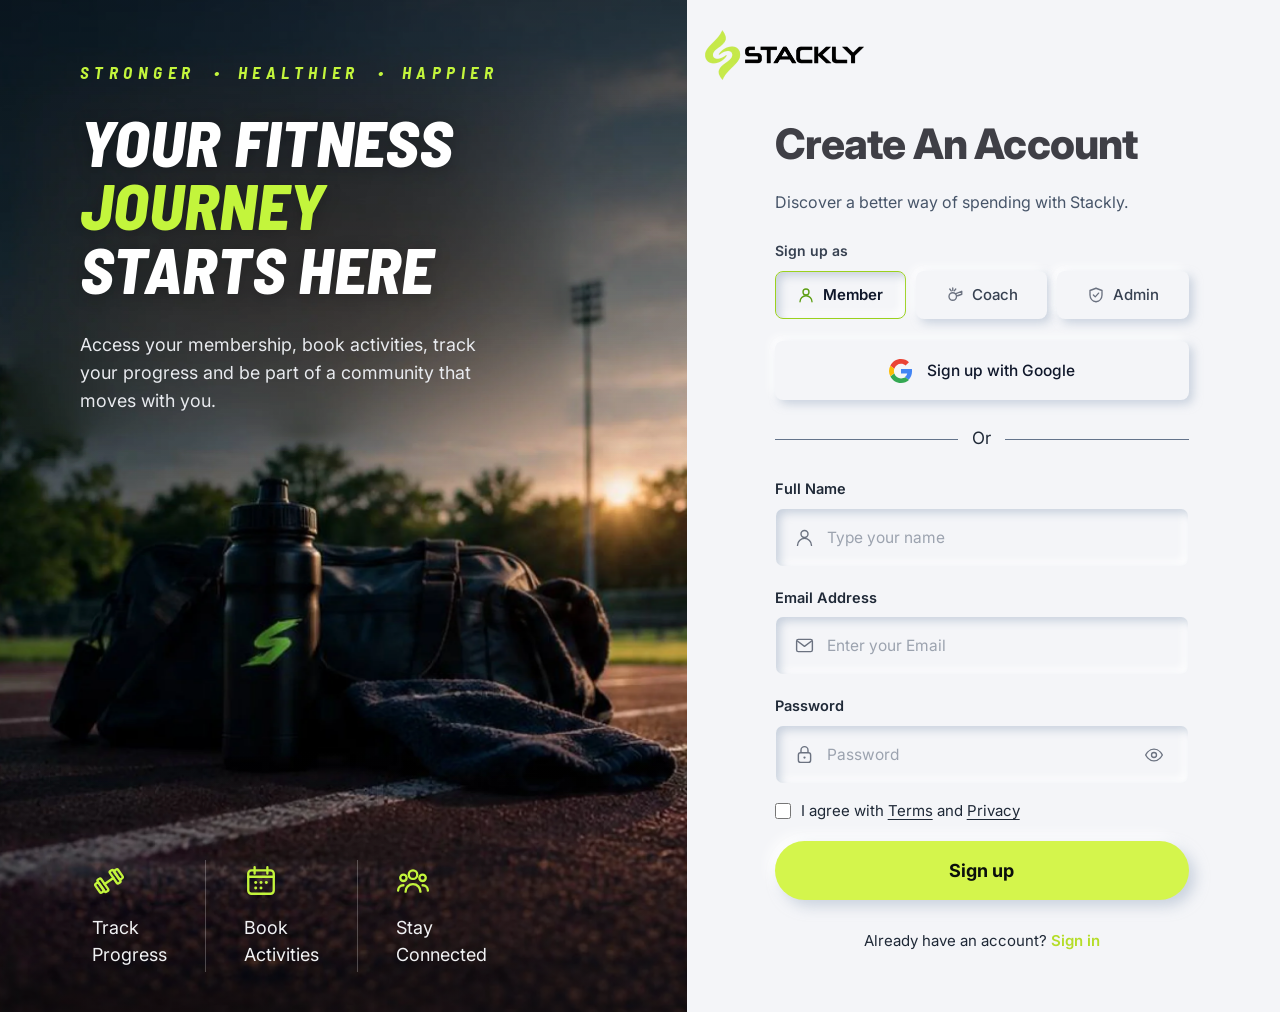
<file: signup.html>
<!DOCTYPE html>
<html lang="en">
<head>
  <meta charset="UTF-8" />
  <meta name="viewport" content="width=device-width, initial-scale=1.0" />
  <title>Sign up – Stackly Sports Club</title>
  <link rel="preconnect" href="https://fonts.googleapis.com" />
  <link rel="preconnect" href="https://fonts.gstatic.com" crossorigin />
  <link href="https://fonts.googleapis.com/css2?family=Inter:wght@400;500;600;700;800&family=Barlow+Semi+Condensed:ital,wght@1,700;1,800&display=swap" rel="stylesheet" />
  <link rel="stylesheet" href="style.css" />
  <link rel="stylesheet" href="login.css" />
  <link rel="stylesheet" href="neumorphism.css" />
  <link rel="stylesheet" href="animations.css" />
</head>
<body class="login-page">

  <!-- Page preloader -->
  <div class="preloader" id="preloader" role="status" aria-label="Loading">
    <div class="preloader-inner">
      <img src="images/logo.webp" alt="Stackly" class="preloader-logo" />
      <span class="preloader-bar"><i></i></span>
    </div>
  </div>

  <svg width="0" height="0" style="position:absolute" aria-hidden="true">
    <symbol id="i-user" viewBox="0 0 24 24"><circle cx="12" cy="8" r="4" fill="none" stroke="currentColor" stroke-width="1.6"/><path d="M4 21a8 8 0 0 1 16 0" fill="none" stroke="currentColor" stroke-width="1.6" stroke-linecap="round"/></symbol>
    <symbol id="r-member" viewBox="0 0 24 24"><circle cx="12" cy="8" r="4" fill="none" stroke="currentColor" stroke-width="1.8"/><path d="M4 21a8 8 0 0 1 16 0" fill="none" stroke="currentColor" stroke-width="1.8" stroke-linecap="round"/></symbol>
    <symbol id="r-coach" viewBox="0 0 24 24"><circle cx="9" cy="14" r="5" fill="none" stroke="currentColor" stroke-width="1.8"/><path d="M12.5 10.5 21 7v4l-5.5 2M5 4l2 2.5M9 2.5V6M13 4l-2 2.5" fill="none" stroke="currentColor" stroke-width="1.8" stroke-linecap="round" stroke-linejoin="round"/></symbol>
    <symbol id="r-admin" viewBox="0 0 24 24"><path d="M12 3 4 6v6c0 4.5 3.4 8.3 8 9 4.6-.7 8-4.5 8-9V6z" fill="none" stroke="currentColor" stroke-width="1.8" stroke-linejoin="round"/><path d="m8.5 12 2.5 2.5 4.5-5" fill="none" stroke="currentColor" stroke-width="1.8" stroke-linecap="round" stroke-linejoin="round"/></symbol>
    <symbol id="i-mail" viewBox="0 0 24 24"><rect x="3" y="5" width="18" height="14" rx="2" fill="none" stroke="currentColor" stroke-width="1.6"/><path d="m3.5 6.5 8.5 6.5 8.5-6.5" fill="none" stroke="currentColor" stroke-width="1.6" stroke-linejoin="round"/></symbol>
    <symbol id="i-lock" viewBox="0 0 24 24"><rect x="5" y="10" width="14" height="11" rx="2.5" fill="none" stroke="currentColor" stroke-width="1.6"/><path d="M8 10V7a4 4 0 0 1 8 0v3" fill="none" stroke="currentColor" stroke-width="1.6"/><circle cx="12" cy="15.5" r="1.3" fill="currentColor"/></symbol>
    <symbol id="i-eye" viewBox="0 0 24 24"><path d="M2 12s3.6-7 10-7 10 7 10 7-3.6 7-10 7S2 12 2 12z" fill="none" stroke="currentColor" stroke-width="1.6"/><circle cx="12" cy="12" r="3" fill="none" stroke="currentColor" stroke-width="1.6"/></symbol>
    <symbol id="i-eye-off" viewBox="0 0 24 24"><path d="M3 3l18 18M10.6 5.1A10.6 10.6 0 0 1 12 5c6.4 0 10 7 10 7a17 17 0 0 1-3.2 4.1M6.6 6.6C3.7 8.4 2 12 2 12s3.6 7 10 7a9.7 9.7 0 0 0 5.4-1.6M9.9 9.9a3 3 0 0 0 4.2 4.2" fill="none" stroke="currentColor" stroke-width="1.6" stroke-linecap="round"/></symbol>
    <symbol id="i-dumbbell" viewBox="0 0 32 32"><g fill="none" stroke="currentColor" stroke-width="2.2" stroke-linecap="round" stroke-linejoin="round" transform="rotate(-35 16 16)"><rect x="3" y="11" width="4" height="10" rx="1.5"/><rect x="7" y="9" width="4" height="14" rx="1.5"/><rect x="21" y="9" width="4" height="14" rx="1.5"/><rect x="25" y="11" width="4" height="10" rx="1.5"/><path d="M11 16h10"/></g></symbol>
    <symbol id="i-calendar" viewBox="0 0 32 32"><g fill="none" stroke="currentColor" stroke-width="2.2" stroke-linecap="round"><rect x="4" y="6" width="24" height="22" rx="3"/><path d="M4 12h24M10 3v6M22 3v6"/></g><g fill="currentColor"><circle cx="11" cy="17.5" r="1.4"/><circle cx="16" cy="17.5" r="1.4"/><circle cx="21" cy="17.5" r="1.4"/><circle cx="11" cy="22.5" r="1.4"/><circle cx="16" cy="22.5" r="1.4"/></g></symbol>
    <symbol id="i-group" viewBox="0 0 32 32"><g fill="none" stroke="currentColor" stroke-width="2.2" stroke-linecap="round"><circle cx="16" cy="10" r="4"/><circle cx="7" cy="13" r="3"/><circle cx="25" cy="13" r="3"/><path d="M9 26c0-4 3-7 7-7s7 3 7 7M2 25c0-3 2-5 5-5M30 25c0-3-2-5-5-5"/></g></symbol>
  </svg>

  <main class="login-wrap">
    <!-- ============ LEFT: brand panel ============ -->
    <section class="login-visual" aria-label="Stackly">
      <div class="visual-top">
        <p class="visual-tagline">STRONGER <span>•</span> HEALTHIER <span>•</span> HAPPIER</p>
        <h1>YOUR FITNESS<br /><span class="lime">JOURNEY</span><br />STARTS HERE</h1>
        <p class="visual-text">Access your membership, book activities, track your progress and be part of a community that moves with you.</p>
      </div>
      <ul class="visual-features">
        <li><svg><use href="#i-dumbbell"/></svg><span>Track<br />Progress</span></li>
        <li><svg><use href="#i-calendar"/></svg><span>Book<br />Activities</span></li>
        <li><svg><use href="#i-group"/></svg><span>Stay<br />Connected</span></li>
      </ul>
    </section>

    <!-- ============ RIGHT: form ============ -->
    <section class="login-panel">
      <header class="login-top">
        <a href="index.html" class="login-logo" aria-label="Stackly home"><img src="images/logo-dark.webp" alt="Stackly" /></a>
      </header>

      <div class="login-box signup-box">
        <h2>Create An Account</h2>
        <p class="login-sub">Discover a better way of spending with Stackly.</p>

        <fieldset class="role-select" aria-label="Select your role">
          <legend>Sign up as</legend>
          <div class="role-options">
            <label><input type="radio" name="role" value="member" form="signupForm" checked /><span><svg><use href="#r-member"/></svg>Member</span></label>
            <label><input type="radio" name="role" value="coach" form="signupForm" /><span><svg><use href="#r-coach"/></svg>Coach</span></label>
            <label><input type="radio" name="role" value="admin" form="signupForm" /><span><svg><use href="#r-admin"/></svg>Admin</span></label>
          </div>
        </fieldset>

        <button type="button" class="google-btn" id="googleBtn">
          <svg viewBox="0 0 48 48" aria-hidden="true"><path fill="#EA4335" d="M24 9.5c3.5 0 6.6 1.2 9.1 3.6l6.8-6.8C35.8 2.4 30.2 0 24 0 14.6 0 6.6 5.4 2.7 13.3l7.9 6.1C12.5 13.6 17.8 9.5 24 9.5z"/><path fill="#4285F4" d="M46.1 24.5c0-1.6-.1-3.1-.4-4.5H24v9h12.4c-.5 2.9-2.2 5.3-4.6 6.9l7.4 5.7c4.3-4 6.9-9.9 6.9-17.1z"/><path fill="#FBBC05" d="M10.6 28.6c-.5-1.4-.8-3-.8-4.6s.3-3.2.8-4.6l-7.9-6.1C1 16.6 0 20.2 0 24s1 7.4 2.7 10.7l7.9-6.1z"/><path fill="#34A853" d="M24 48c6.5 0 11.9-2.1 15.9-5.8l-7.4-5.7c-2.1 1.4-4.8 2.3-8.5 2.3-6.2 0-11.5-4.1-13.4-9.9l-7.9 6.1C6.6 42.6 14.6 48 24 48z"/></svg>
          Sign up with Google
        </button>

        <div class="or-line"><span>Or</span></div>

        <form class="login-form" id="signupForm" novalidate>
          <div class="field-wrap">
            <label class="field-label" for="fName">Full Name</label>
            <span class="field">
              <svg><use href="#i-user"/></svg>
              <input type="text" name="name" id="fName" placeholder="Type your name" autocomplete="name" aria-label="Full name" required />
            </span>
          </div>
          <div class="field-wrap">
            <label class="field-label" for="fEmail">Email Address</label>
            <span class="field">
              <svg><use href="#i-mail"/></svg>
              <input type="email" name="email" id="fEmail" placeholder="Enter your Email" autocomplete="email" aria-label="Email" required />
            </span>
          </div>
          <div class="field-wrap">
            <label class="field-label" for="loginPassword">Password</label>
            <span class="field">
              <svg><use href="#i-lock"/></svg>
              <input type="password" name="password" id="loginPassword" placeholder="Password" autocomplete="new-password" aria-label="Password" required />
              <button type="button" class="eye-btn" id="togglePassword" aria-label="Show password"><svg><use href="#i-eye"/></svg></button>
            </span>
          </div>

          <div class="login-row">
            <label class="remember" id="agreeLabel"><input type="checkbox" name="agree" /><span>I agree with <a href="#" class="terms-link">Terms</a> and <a href="#" class="terms-link">Privacy</a></span></label>
          </div>

          <button type="submit" class="login-submit">Sign up</button>
          <p class="login-status" id="loginStatus" role="status"></p>
        </form>

        <p class="login-alt">Already have an account? <a href="login.html">Sign in</a></p>
      </div>
    </section>
  </main>

  <script src="script.js"></script>
  <script src="animations.js"></script>
  <script src="preloader.js"></script>
</body>
</html>
</file>
<file: style.css>
/* Stackly Sports Club — measurements taken from the 1440px design */
:root {
  --lime: #c3f53c;
  --lime-hover: #b2e82a;
  --ink: #0b0f0c;
  --page: #f4f5f8;
  --text: #111827;
  --body: #5b6270;
  --muted: #9aa0a8;
  --navy: #0d1117;
  --navy-card: #161b22;
  --forest: #161f18;
  --forest-card: #2d352f;
  --footer: #0c0f00;
}

* { margin: 0; padding: 0; box-sizing: border-box; }
html { scroll-behavior: smooth; scroll-padding-top: 96px; }
body {
  font-family: "Inter", system-ui, -apple-system, sans-serif;
  color: var(--text);
  background: var(--page);
  line-height: 1.5;
  overflow-x: hidden;
  -webkit-font-smoothing: antialiased;
}
img { display: block; max-width: 100%; }
a { color: inherit; text-decoration: none; }
button { font: inherit; cursor: pointer; border: 0; background: none; color: inherit; }

.container { width: min(1320px, 100% - 64px); margin-inline: auto; }
.lime { color: var(--lime); }
.white { color: #fff; }
.ico { width: 16px; height: 16px; flex-shrink: 0; }

h2 { font-size: 36px; font-weight: 800; letter-spacing: -0.025em; line-height: 1.2; color: #000; }
.eyebrow { display: block; font-size: 11px; font-weight: 600; letter-spacing: .06em; color: var(--muted); margin-bottom: 6px; }
.eyebrow.lime { color: var(--lime); }
.sub { color: #6b7280; font-size: 14.5px; margin-top: 8px; }

/* ---------- Buttons ---------- */
.btn {
  display: inline-flex; align-items: center; justify-content: center; gap: 10px;
  height: 48px; padding: 0 28px; border-radius: 999px;
  font-size: 16px; font-weight: 600; white-space: nowrap;
  transition: transform .25s, background .25s, box-shadow .25s, color .25s, border-color .25s;
}
.btn:hover { transform: translateY(-2px); }
.btn-lime { background: var(--lime); color: var(--ink); }
.btn-lime:hover { background: var(--lime-hover); }
.btn-glow { box-shadow: 0 4px 22px rgba(195, 245, 60, .45); }
.btn-outline { border: 1px solid rgba(255,255,255,.4); color: #fff; background: rgba(12,16,24,.2); }
.btn-outline:hover { background: #fff; color: var(--ink); }
.btn-ghost {
  height: 42px; padding: 0 24px; font-size: 15px;
  background: #fff; border: 1px solid #d6d9de; color: var(--text);
}
.btn-ghost:hover { border-color: var(--lime); box-shadow: 0 8px 20px rgba(0,0,0,.08); }
.lime-arrow { color: #8bc21a; font-weight: 700; }

/* ============ HERO ============ */
.hero {
  position: relative; color: #fff;
  height: clamp(700px, 61.67vw, 980px);
  background: #121824 url("images/hero.webp") center / cover no-repeat;
  display: flex; flex-direction: column;
  padding-top: 87px;               /* room for the fixed header */
}
/* Fixed header: transparent over the hero, solid dark once the page scrolls */
.nav {
  position: fixed; top: 0; left: 0; right: 0; z-index: 100;
  display: flex; align-items: center; justify-content: space-between;
  padding: 32px 60px 0 57px;
  transition: background .3s, padding .3s, box-shadow .3s;
}
.nav.scrolled {
  padding-top: 14px; padding-bottom: 14px;
  background: rgba(12, 16, 19, .92); backdrop-filter: blur(10px); -webkit-backdrop-filter: blur(10px);
  box-shadow: 0 6px 24px rgba(0, 0, 0, .25);
}
.nav.scrolled .nav-links { top: 21px; }
.nav-logo img { height: 40px; width: auto; }
.nav-links {
  position: absolute; left: calc(50% - 7px); top: 39px; transform: translateX(-50%); transition: top .3s;
  display: flex; list-style: none;
  background: #040c24; border-radius: 999px; padding: 0 12px;
  height: 46px; align-items: center;
}
.nav-links a {
  display: block; padding: 6px 22px; border-radius: 999px; min-width: 110px; text-align: center;
  font-size: 15px; font-weight: 400; color: #fff; transition: color .25s, background .25s;
}
.nav-links a:hover { color: var(--lime); }
.nav-actions { display: flex; align-items: center; gap: 30px; }
.nav-login { font-size: 15.5px; font-weight: 600; transition: color .25s; }
.nav-login:hover { color: var(--lime); }
.nav-signup { height: 55px; padding: 0 30px; font-size: 16px; }
.burger { display: none; flex-direction: column; gap: 5px; padding: 6px; }
.burger span { width: 24px; height: 2px; background: #fff; border-radius: 2px; transition: .3s; }

.hero-content { padding: 90px 0 0 7.85vw; }
.hero-eyebrow { display: block; color: var(--lime); font-size: 12px; font-weight: 700; letter-spacing: .1em; }
.hero-title {
  font-size: 76px; font-weight: 800; font-style: italic;
  line-height: 72px; letter-spacing: -.025em; margin: 8px 0 27px;
}
.hero-title span { display: block; animation: rise .8s both; }
.hero-title span:nth-child(2) { animation-delay: .12s; }
.hero-title span:nth-child(3) { animation-delay: .24s; }
@keyframes rise { from { opacity: 0; transform: translateY(40px); } to { opacity: 1; transform: none; } }
.hero-text { color: #d6dae0; font-size: 17px; line-height: 28px; font-weight: 400; }
.hero-btns { display: flex; gap: 16px; margin: 33px 0 56px; flex-wrap: wrap; }
.hero-stats { display: flex; width: min(447px, 100%); border-top: 1px solid rgba(255,255,255,.16); padding-top: 26px; }
.hero-stats div { width: 157px; }
.hero-stats div:last-child { width: auto; }
.hero-stats strong { display: block; font-size: 30px; font-weight: 800; line-height: 1.15; letter-spacing: .01em; }
.hero-stats span { font-size: 14px; color: #b4bac3; }

.hero-script {
  position: absolute; right: 40px; bottom: 76px;
  font-family: "Kalam", cursive; font-size: 37px; line-height: 1.12;
  transform: rotate(-8deg); transform-origin: right bottom;
  display: flex; flex-direction: column; align-items: flex-end;
}
.hero-script span:first-child { margin-right: 10px; }
.hero-script span:nth-child(2) { color: var(--lime); }
.hero-underline { width: 96px; margin: -4px 42px 0 0; }

/* ---------- Shared section head ---------- */
.section-head { display: flex; justify-content: space-between; align-items: flex-end; gap: 24px; }
.head-link { display: inline-flex; align-items: center; gap: 6px; font-size: 14.5px; font-weight: 600; white-space: nowrap; color: #000; transition: color .25s, gap .25s; }
.head-link:hover { color: #7aa811; }
.head-link.white { color: #d5d9de; }
.head-link.white:hover { color: var(--lime); }

/* ============ SPORTS ============ */
.sports { padding: 83px 0 0; }
.sports .container { width: min(1353px, 100% - 64px); }
.sports-grid {
  display: grid; grid-template-columns: repeat(6, 1fr); gap: 27px;
  width: min(1282px, 100% - 64px); margin: 62px auto 0;
}
.sport-card {
  position: relative; aspect-ratio: 191 / 252; border-radius: 12px; overflow: hidden;
  background: #222; box-shadow: 0 6px 14px -4px rgba(0,0,0,.25);
  transition: transform .35s, box-shadow .35s;
}
.sport-card img { width: 100%; height: 100%; object-fit: cover; transition: transform .6s; }
.sport-info { position: absolute; left: 16px; bottom: 16px; color: #fff; }
.sport-info h4 { font-size: 16.5px; font-weight: 700; line-height: 1.3; }
.sport-info span { font-size: 13px; color: #e4e6e4; transition: color .25s; }
.sport-card:hover { transform: translateY(-6px); box-shadow: 0 18px 30px -10px rgba(0,0,0,.35); }
.sport-card:hover img { transform: scale(1.07); }
.sport-card:hover .sport-info span { color: var(--lime); }

/* ============ ABOUT ============ */
.about { padding: 130px 0 131px; }
.about-grid {
  display: grid; grid-template-columns: 469px 1fr; gap: 65px; align-items: center;
  width: min(1252px, 100% - 64px); margin-inline: auto; padding-left: 0;
}
.about-grid { margin-left: max(32px, calc(50% - 626px)); }
.about-media { position: relative; }
.about-media img {
  position: relative; z-index: 1; width: 100%; aspect-ratio: 469 / 256; object-fit: cover;
  border-radius: 14px; box-shadow: 0 24px 40px -12px rgba(15, 23, 42, .28);
}
.about-arc { position: absolute; top: -27px; left: -16px; width: 88px; z-index: 2; }
.about-text h2 { font-size: 32px; }
.about-text p { color: var(--body); font-size: 16px; line-height: 29px; margin: 16px 0 30px; max-width: 650px; }
.about-features { display: grid; grid-template-columns: repeat(3, 235px); margin-bottom: 26px; }
.feature { display: flex; flex-direction: column; }
.f-icon { width: 44px; height: 44px; border-radius: 6px; background: #eafbc8; color: #5f8f0a; display: grid; place-items: center; margin-bottom: 18px; }
.f-icon svg { width: 20px; height: 20px; }
.feature strong { font-size: 16px; font-weight: 700; color: #111; line-height: 1.3; }
.feature small { color: var(--body); font-size: 12.5px; }

/* ============ FACILITIES ============ */
.facilities { background: var(--navy); padding: 36px 0 60px; }
.facilities .container { width: min(1352px, 100% - 64px); }
.facilities h2 { font-size: 34px; }
.facilities .head-link { margin-bottom: 4px; }
.fac-grid {
  display: grid; grid-template-columns: repeat(5, 1fr); gap: 44px;
  margin: 58px 20px 0;
}
.fac-card {
  background: var(--navy-card); border: 1px solid #252b33; border-radius: 12px; overflow: hidden;
  transition: transform .3s, border-color .3s;
}
.fac-card img { width: 100%; aspect-ratio: 231 / 172; object-fit: cover; }
.fac-card h4 { color: #fff; font-size: 15px; font-weight: 600; padding: 16px 16px 17px; }
.fac-card:hover { transform: translateY(-6px); border-color: #3a4450; }
.fac-card:hover h4 { color: var(--lime); }

/* ============ COACHES ============ */
.coaches { padding: 145px 0 56px; }
.coaches .container { width: min(1338px, 100% - 64px); }
.coach-grid {
  display: grid; grid-template-columns: repeat(4, 1fr); gap: 26px;
  width: min(1214px, 100%); margin: 67px auto 0; padding-left: 12px;
}
.coach-card {
  background: #f9fafb; border-radius: 14px; overflow: hidden;
  box-shadow: 0 2px 10px rgba(15, 23, 42, .06);
  transition: transform .3s, box-shadow .3s;
}
.coach-card img { width: 100%; aspect-ratio: 284 / 213; object-fit: cover; }
.coach-body { padding: 20px 20px 20px; display: flex; flex-direction: column; }
.coach-body h4 { font-size: 18px; font-weight: 600; color: #111; line-height: 1.3; }
.coach-body .role { font-size: 12.5px; font-weight: 600; color: var(--body); margin-top: 4px; }
.coach-body .exp { font-size: 13px; color: var(--muted); }
.socials { display: flex; gap: 20px; margin-top: 14px; }
.socials a { display: flex; }
.socials svg { width: 17px; height: 17px; color: #8a9099; transition: color .2s; }
.socials a:hover svg { color: #6f9d0f; }
.coach-card:hover { transform: translateY(-6px); box-shadow: 0 18px 36px rgba(15, 23, 42, .12); }

/* ============ EVENTS ============ */
.events { background: var(--forest); padding: 75px 0 123px; }
.events .container { width: min(1334px, 100% - 64px); margin-left: max(32px, calc(50% - 660px)); }
.events-grid { display: grid; grid-template-columns: 1fr 668px; gap: 40px; }
.events-left { display: flex; flex-direction: column; }
.pill-tag {
  align-self: flex-start; border: 1px solid #bfe96b; color: var(--lime);
  font-size: 12px; font-weight: 700; letter-spacing: .06em;
  height: 36px; padding: 0 25px; display: inline-flex; align-items: center;
  border-radius: 999px; margin-bottom: 22px;
}
.events-left h2 { color: #fff; font-weight: 500; font-size: 46px; line-height: 58px; letter-spacing: -.01em; }
.events-left p { color: #c5ccc6; font-size: 14.5px; line-height: 22px; margin-top: 30px; max-width: 540px; }
.events-bottom { margin-top: auto; padding-left: 17px; }
.ev-meta { display: flex; gap: 25px; color: #cfd5d0; font-size: 15px; margin-bottom: 20px; }
.ev-meta span { display: inline-flex; align-items: center; gap: 9px; }
.ev-meta em { font-style: normal; }
.ev-meta .ico { color: var(--lime); }
.ev-btn { height: 40px; padding: 0 24px; font-size: 15px; font-weight: 700; }
.ev-feature { border-radius: 16px; overflow: hidden; aspect-ratio: 668 / 309; background: #000; }
.ev-feature img { width: 100%; height: 100%; object-fit: cover; transition: opacity .35s; }
.ev-list { display: flex; flex-direction: column; gap: 45px; margin-top: 40px; }
.ev-item {
  display: flex; align-items: center; gap: 16px; text-align: left;
  height: 94px; padding: 0 15px;
  background: var(--forest-card); border: 1px solid #38423a; border-radius: 8px; color: #fff;
  transition: background .3s, border-color .3s, transform .3s;
}
.ev-item img { width: 64px; height: 64px; border-radius: 4px; object-fit: cover; }
.ev-item strong { display: block; font-size: 14.5px; font-weight: 700; }
.ev-item small { font-size: 13px; color: #a7b0a9; }
.ev-item:hover, .ev-item.active { background: #354038; border-color: var(--lime); }

/* ============ MEMBERSHIP ============ */
.membership {
  background: #111722 url("images/membership-bg.webp") center / cover no-repeat;
  min-height: 245px; display: flex; align-items: center;
}
.membership .container { width: min(1346px, 100% - 64px); margin-left: max(32px, calc(50% - 665px)); }
.member-inner { display: flex; justify-content: space-between; align-items: center; gap: 30px; padding: 40px 0; }
.membership .eyebrow { font-size: 12px; font-weight: 700; letter-spacing: .02em; margin-bottom: 4px; }
.member-title { color: #fff; font-style: italic; font-weight: 800; font-size: 35px; letter-spacing: -.02em; line-height: 1.25; }
.membership p { color: #cfd4dc; font-size: 14.5px; line-height: 22px; max-width: 570px; margin-top: 8px; }
.membership .btn { height: 46px; padding: 0 28px; font-size: 15px; font-weight: 700; margin-right: 0; }

/* ============ TESTIMONIALS ============ */
.testimonials { padding: 67px 0 163px; overflow: hidden; }
.t-head { text-align: center; padding: 0 16px; }
.tag-chip {
  display: inline-flex; align-items: center; height: 36px; padding: 0 14px;
  border: 1px solid #d4d6da; border-radius: 999px; background: #f7f8fa;
  font-size: 14.5px; font-weight: 600; color: #111;
}
.t-head h2 { font-weight: 600; font-size: 46px; color: #0b1224; margin-top: 20px; letter-spacing: -.02em; }
.t-head p { color: var(--body); font-size: 16px; line-height: 27px; margin-top: 18px; }
.t-grid {
  display: grid; grid-template-columns: minmax(0, 1fr) minmax(0, .86fr) minmax(0, 1fr); gap: 24px;
  margin-top: 88px; align-items: stretch;
}
.t-img, .t-card { min-height: 427px; border-radius: 20px; overflow: hidden; }
.t-img { position: relative; margin: 0; background: #1f2b24; box-shadow: 0 10px 40px rgba(0,0,0,.06); }
.t-img img { position: absolute; inset: 0; width: 100%; height: 100%; object-fit: cover; object-position: left bottom; }
.t-card {
  background: #fff; padding: 30px; display: flex; flex-direction: column;
  box-shadow: 0 10px 40px rgba(0,0,0,.04); transition: transform .3s, box-shadow .3s;
}
.t-card:hover { transform: translateY(-5px); box-shadow: 0 18px 44px rgba(15, 23, 42, .08); }
.t-top { display: flex; justify-content: space-between; align-items: center; gap: 12px; font-size: 14px; color: #4b5563; min-height: 38px; }
.stars { background: var(--lime); height: 38px; padding: 0 12px; border-radius: 999px; display: flex; align-items: center; gap: 4px; }
.stars svg { width: 17px; height: 17px; color: #0b0f0c; }
.t-card p { font-size: 18px; font-weight: 600; line-height: 28px; letter-spacing: -.005em; color: #0b1224; margin: 30px 0 32px; }
.t-author { display: flex; align-items: center; gap: 19px; margin-top: auto; }
.t-author img { width: 60px; height: 60px; border-radius: 50%; object-fit: cover; }
.t-author strong { display: block; font-size: 17px; font-weight: 600; color: #0b1224; }
.t-author small { color: var(--body); font-size: 14.5px; line-height: 2; }

/* ============ FOOTER ============ */
.footer { background: #0c1013; color: #fff; padding: 70px 0 0; }
.footer .container { width: min(1260px, 100% - 64px); }
.footer-grid {
  display: grid; gap: 40px;
  grid-template-columns: minmax(0, 1.45fr) repeat(3, minmax(0, .85fr)) minmax(0, 1.3fr);
}
.f-logo img { height: 34px; width: auto; }
.f-about { color: #aeb4bd; font-size: 14.5px; line-height: 25px; margin-top: 30px; max-width: 290px; }
.f-socials { display: flex; flex-wrap: wrap; gap: 8px; margin-top: 26px; }
.f-socials a {
  width: 38px; height: 38px; border-radius: 9px; display: grid; place-items: center;
  background: #161d24; border: 1px solid #262f38; color: #d1d5db;
  transition: color .2s, border-color .2s, background .2s, transform .2s;
}
.f-socials svg { width: 16px; height: 16px; }
.f-socials a:hover { color: #0b0f0c; background: var(--lime); border-color: var(--lime); transform: translateY(-2px); }

.f-col h5 { font-size: 12.5px; font-weight: 800; letter-spacing: .14em; color: #fff; padding-top: 4px; }
.f-col ul { list-style: none; display: grid; gap: 22px; margin-top: 30px; }
.f-col a { font-size: 14.5px; color: #aeb4bd; transition: color .2s, padding .2s; }
.f-col a:hover { color: var(--lime); padding-left: 3px; }
.f-reach ul { gap: 18px; }
.f-reach li { display: flex; align-items: flex-start; gap: 12px; font-size: 14.5px; line-height: 22px; color: #aeb4bd; }
.f-reach li a:hover { padding-left: 0; }
.f-reach svg { width: 17px; height: 17px; color: var(--lime); flex-shrink: 0; margin-top: 2px; }
.f-hours span { color: var(--lime); font-weight: 600; }

.footer-bottom {
  display: flex; justify-content: space-between; align-items: center; gap: 16px; flex-wrap: wrap;
  margin-top: 56px; padding: 22px 0 26px; border-top: 1px solid #1f272f;
  font-size: 13.5px; color: #7c838c;
}
.footer-bottom div { display: flex; gap: 26px; }
.footer-bottom a { transition: color .2s; }
.footer-bottom a:hover { color: var(--lime); }

/* ---------- Scroll reveal ---------- */
.reveal { opacity: 0; transform: translateY(28px); transition: opacity .8s, transform .8s; }
.reveal.show { opacity: 1; transform: none; }

/* ============ RESPONSIVE ============ */
@media (max-width: 1280px) {
  .nav-links a { min-width: 0; padding: 6px 16px; }
  .about-grid { grid-template-columns: 1fr 1.15fr; margin-inline: auto; }
  .about-features { grid-template-columns: repeat(3, 1fr); gap: 20px; }
  .events-grid { grid-template-columns: 1fr 1.1fr; }
  .events .container, .membership .container { margin-inline: auto; }
}
@media (max-width: 1100px) {
  .hero-title { font-size: 64px; line-height: 62px; }
  .sports-grid { grid-template-columns: repeat(3, 1fr); gap: 20px; }
  .fac-grid { grid-template-columns: repeat(3, 1fr); gap: 20px; margin-inline: 0; }
  .coach-grid { grid-template-columns: repeat(2, 1fr); padding-left: 0; }
}
@media (max-width: 900px) {
  .nav { padding: 24px 24px 0; }
  .hero { padding-top: 68px; }
  .nav.scrolled { padding-top: 12px; padding-bottom: 12px; }
  .nav.scrolled .nav-links { top: 72px; }
  .burger { display: flex; }
  .nav-login { display: none; }
  .nav-signup { height: 44px; padding: 0 22px; }
  .nav-links {
    top: 84px; left: 24px; right: 24px; transform: translateY(-8px);
    flex-direction: column; height: auto; border-radius: 18px; padding: 10px;
    background: #040c24; box-shadow: 0 18px 40px rgba(0, 0, 0, .45);
    opacity: 0; pointer-events: none; transition: opacity .3s, transform .3s;
  }
  .nav-links.open { opacity: 1; pointer-events: auto; transform: none; }
  .nav-links a { padding: 12px; }
  .burger.open span:nth-child(1) { transform: translateY(7px) rotate(45deg); }
  .burger.open span:nth-child(2) { opacity: 0; }
  .burger.open span:nth-child(3) { transform: translateY(-7px) rotate(-45deg); }
  .hero { height: auto; min-height: 720px; padding-bottom: 120px; background-position: 60% center; }
  .hero-content { padding: 70px 24px 0; }
  .hero-script { right: 24px; bottom: 30px; font-size: 32px; }
  .about { padding: 90px 0; }
  .about-grid, .events-grid { grid-template-columns: 1fr; gap: 50px; }
  .about-media { max-width: 520px; margin-left: 16px; }
  .events-bottom { margin-top: 40px; padding-left: 0; }
  .ev-list { gap: 16px; margin-top: 20px; }
  .events { padding: 70px 0; }
  .events-left h2 { font-size: 38px; line-height: 48px; }
  .member-inner { flex-direction: column; align-items: flex-start; }
  .coaches { padding-top: 90px; }
}
@media (max-width: 600px) {
  .container, .sports .container, .facilities .container, .coaches .container,
  .events .container, .membership .container, .footer .container { width: calc(100% - 32px); }
  h2, .about-text h2, .facilities h2 { font-size: 28px; }
  .section-head { flex-direction: column; align-items: flex-start; gap: 14px; }
  .nav { padding: 20px 16px 0; }
  .hero { padding-top: 64px; }
  .nav.scrolled { padding-top: 10px; padding-bottom: 10px; }
  .nav.scrolled .nav-links { top: 68px; }
  .nav-links { left: 16px; right: 16px; }
  .nav-logo img { height: 26px; }
  .nav-actions { gap: 14px; }
  .hero-content { padding: 60px 16px 0; }
  .hero-title { font-size: 50px; line-height: 50px; }
  .hero-text { font-size: 15.5px; }
  .hero-text br { display: none; }
  .hero-stats div { width: 33%; }
  .hero-stats strong { font-size: 24px; }
  .hero-script { display: none; }
  .hero { padding-bottom: 60px; min-height: 0; }
  .sports { padding-top: 60px; }
  .sports-grid { grid-template-columns: repeat(2, 1fr); gap: 14px; width: calc(100% - 32px); margin-top: 36px; }
  .about-grid { width: calc(100% - 32px); }
  .about-media { margin-left: 8px; }
  .about-features { grid-template-columns: 1fr 1fr; gap: 24px; }
  .fac-grid, .coach-grid { grid-template-columns: 1fr 1fr; gap: 14px; margin-top: 36px; }
  .fac-card h4 { font-size: 13.5px; padding: 12px; }
  .coach-body { padding: 14px; }
  .coach-body h4 { font-size: 15.5px; }
  .coaches { padding: 70px 0 50px; }
  .events-left h2 { font-size: 30px; line-height: 40px; }
  .ev-meta { flex-wrap: wrap; gap: 12px 20px; }
  .member-title { font-size: 26px; }
  .t-head h2 { font-size: 32px; }
  .t-head p br { display: none; }
  .testimonials { padding-bottom: 90px; }
}

/* ---------- Footer responsive ---------- */
@media (max-width: 1100px) {
  .footer-grid { grid-template-columns: repeat(3, minmax(0, 1fr)); row-gap: 44px; }
  .f-brand { grid-column: 1 / -1; }
  .f-about { max-width: 520px; }
  .f-reach { grid-column: span 3; }
  .f-reach ul { grid-template-columns: repeat(2, minmax(0, 1fr)); }
}
@media (max-width: 640px) {
  .footer { padding-top: 56px; }
  .footer-grid { grid-template-columns: repeat(2, minmax(0, 1fr)); gap: 36px 24px; }
  .f-reach { grid-column: 1 / -1; }
  .f-reach ul { grid-template-columns: minmax(0, 1fr); }
  .f-col ul { gap: 16px; margin-top: 20px; }
  .footer-bottom { flex-direction: column; align-items: flex-start; gap: 10px; margin-top: 40px; }
}

/* ---------- Testimonials responsive ---------- */
@media (max-width: 1100px) {
  .t-grid { grid-template-columns: repeat(2, minmax(0, 1fr)); margin-top: 60px; }
  .t-img { min-height: 427px; }
  .t-card:last-child { grid-column: 1 / -1; min-height: 0; }
}
@media (max-width: 640px) {
  .t-grid { grid-template-columns: minmax(0, 1fr); gap: 18px; margin-top: 44px; }
  .t-img { min-height: 380px; order: -1; }
  .t-card:last-child { grid-column: auto; }
  .t-card { min-height: 0; }
  .t-card { padding: 22px; }
  .t-card p { font-size: 16px; line-height: 25px; margin: 22px 0 26px; }
}

/* ---------- Page preloader (all pages) ---------- */
.preloader {
  position: fixed; inset: 0; z-index: 9999;
  display: grid; place-items: center;
  background: radial-gradient(circle at 50% 45%, #16202a 0%, #0c1013 60%);
  transition: opacity .45s ease, visibility .45s ease;
}
.preloader.hide { opacity: 0; visibility: hidden; pointer-events: none; }
.preloader-inner { display: flex; flex-direction: column; align-items: center; gap: 26px; }
.preloader-logo {
  width: clamp(170px, 22vw, 260px); height: auto;
  animation: pl-pulse 1.6s ease-in-out infinite;
}
.preloader-bar { position: relative; width: clamp(140px, 18vw, 200px); height: 3px; border-radius: 3px; background: rgba(255,255,255,.12); overflow: hidden; }
.preloader-bar i { position: absolute; inset: 0 auto 0 0; width: 40%; border-radius: 3px; background: var(--lime); box-shadow: 0 0 12px rgba(195,245,60,.7); animation: pl-slide 1.1s ease-in-out infinite; }
@keyframes pl-pulse {
  0%, 100% { opacity: .75; transform: scale(.97); filter: drop-shadow(0 0 0 rgba(195,245,60,0)); }
  50% { opacity: 1; transform: scale(1); filter: drop-shadow(0 0 18px rgba(195,245,60,.45)); }
}
@keyframes pl-slide { 0% { left: -40%; } 100% { left: 100%; } }
@media (prefers-reduced-motion: reduce) {
  .preloader-logo, .preloader-bar i { animation: none; }
  .preloader-bar i { width: 100%; }
}

/* ---------- Phones: home "About" features in one neat row of three ---------- */
@media (max-width: 600px) {
  .about-features { grid-template-columns: repeat(3, minmax(0, 1fr)); gap: 14px; }
  .feature strong { font-size: 13.5px; }
  .feature small { font-size: 12px; }
}

/* ---------- Login / Sign up inside the phone menu ---------- */
.nav-links .nav-auth { display: none; }
@media (max-width: 900px) {
  .nav-actions .nav-signup { display: none; }            /* moved into the ☰ menu */
  .nav-links .nav-auth {
    display: grid; grid-template-columns: 1fr 1fr; gap: 10px; align-self: stretch; width: 100%;
    margin-top: 8px; padding: 14px 4px 4px; border-top: 1px solid rgba(255, 255, 255, .12);
  }
  .nav-links .nav-auth a {
    display: flex; align-items: center; justify-content: center; height: 46px; padding: 0;
    border-radius: 999px; font-size: 15px; font-weight: 700; min-width: 0;
  }
  .nav-links .nav-auth-login { border: 1px solid rgba(255, 255, 255, .35); color: #fff; }
  .nav-links .nav-auth-login:hover { border-color: var(--lime); color: var(--lime); background: transparent; }
  .nav-links .nav-auth-signup { background: var(--lime); color: #0b0f0c; }
  .nav-links .nav-auth-signup:hover { background: var(--lime-hover); color: #0b0f0c; }
}

/* ---------- Home upcoming events: countdown + highlights (fills the left column) ---------- */
.ev-countdown { display: grid; grid-template-columns: repeat(4, minmax(0, 1fr)); gap: 12px; max-width: 460px; margin-top: 30px; }
.ev-countdown div {
  display: flex; flex-direction: column; align-items: center; padding: 14px 6px; border-radius: 12px;
  background: #1c2a20; box-shadow: 6px 6px 14px rgba(0, 0, 0, .45), -4px -4px 12px rgba(255, 255, 255, .03);
}
.ev-countdown strong { font-size: 30px; font-weight: 800; color: var(--lime); line-height: 1.1; font-variant-numeric: tabular-nums; }
.ev-countdown span { font-size: 12px; color: #a9b3ab; margin-top: 4px; text-transform: uppercase; letter-spacing: .06em; }
.ev-highlights { list-style: none; display: flex; gap: 0; margin-top: 26px; max-width: 460px; }
.ev-highlights li { flex: 1; padding: 0 16px; border-left: 1px solid rgba(255, 255, 255, .12); }
.ev-highlights li:first-child { padding-left: 0; border-left: 0; }
.ev-highlights b { display: block; font-size: 20px; font-weight: 800; color: #fff; }
.ev-highlights span { font-size: 13px; color: #a9b3ab; }
@media (max-width: 480px) {
  .ev-countdown { gap: 8px; }
  .ev-countdown strong { font-size: 22px; }
  .ev-countdown span { font-size: 10.5px; }
  .ev-highlights li { padding: 0 10px; }
  .ev-highlights b { font-size: 16px; }
}

/* Header lives outside the hero now; keep it above every section, card and image */
.nav { z-index: 1000; }
.scroll-progress { z-index: 1001; }
.nav { color: #fff; }
</file>
<file: neumorphism.css>
/* ==========================================================================
   Stackly — neumorphism (soft UI)
   Neumorphism only reads well when an element shares its background colour, so it is
   applied to the light-grey areas (cards, forms, controls, dashboard) and — in a darker
   variant — to cards and controls in the dark sections. Photos, hero banners and the
   lime call-to-action buttons stay as they are.
   ========================================================================== */
:root {
  /* light surface (page grey) */
  --neu-bg: #f4f5f8;
  --neu-hi: #ffffff;
  --neu-lo: rgba(166, 180, 200, .55);
  --neu-out: 8px 8px 18px var(--neu-lo), -8px -8px 18px var(--neu-hi);
  --neu-out-sm: 4px 4px 10px var(--neu-lo), -4px -4px 10px var(--neu-hi);
  --neu-out-lg: 14px 14px 30px var(--neu-lo), -12px -12px 26px var(--neu-hi);
  --neu-in: inset 4px 4px 9px var(--neu-lo), inset -4px -4px 9px var(--neu-hi);
  --neu-in-sm: inset 2px 2px 5px var(--neu-lo), inset -2px -2px 5px var(--neu-hi);
  /* dark surface (navy sections) */
  --neu-d-hi: rgba(255, 255, 255, .045);
  --neu-d-lo: rgba(0, 0, 0, .6);
  --neu-d-out: 8px 8px 18px var(--neu-d-lo), -6px -6px 16px var(--neu-d-hi);
  --neu-d-out-sm: 4px 4px 10px var(--neu-d-lo), -3px -3px 8px var(--neu-d-hi);
  --neu-d-in: inset 3px 3px 8px var(--neu-d-lo), inset -3px -3px 8px var(--neu-d-hi);
}

/* ---------- Raised cards on the light-grey page ---------- */
.stat-card, .info-card, .contact-form, .coach-card, .t-card, .featured, .side-event, .past-card,
.side-box, .side-news, .post-card, .tile, .panel, .dev-card, .past-mini-card {
  background: var(--neu-bg);
  border-color: transparent;
  box-shadow: var(--neu-out);
  transition: box-shadow .35s ease, transform .35s ease, border-color .3s ease;
}
.stat-card:hover, .info-card:hover, .coach-card:hover, .t-card:hover, .side-event:hover, .past-card:hover,
.post-card:hover, .tile:hover, .dev-card:hover, .past-mini-card:hover { box-shadow: var(--neu-out-lg); }
.dev-card.is-reg { border-color: #b9e84a; }
.map-box { border-color: transparent; box-shadow: var(--neu-out); padding: 8px; background: var(--neu-bg); }
.map-box iframe { border-radius: 6px; }

/* cards nested inside a raised panel get a gentler lift */
.panel .dev-card, .panel .past-mini-card, .dash-list li, .quick-grid a { box-shadow: var(--neu-out-sm); border-color: transparent; background: var(--neu-bg); }
.dash-list li:hover, .quick-grid a:hover { box-shadow: var(--neu-out); border-color: transparent; background: var(--neu-bg); }
.quick-grid a:active, .dash-list li:active { box-shadow: var(--neu-in-sm); }

/* ---------- Soft icon wells ---------- */
.stat-icon, .tile-icon, .f-icon, .value img, .info-icon { box-shadow: var(--neu-out-sm); }
.profile-facts li { border-color: transparent; box-shadow: var(--neu-in-sm); }

/* ---------- Pressed-in form fields ---------- */
.contact-form input, .contact-form select, .contact-form textarea,
.profile-form input, .blog-search {
  background: var(--neu-bg); border-color: transparent; box-shadow: var(--neu-in);
}
.contact-form input:focus, .contact-form select:focus, .contact-form textarea:focus, .profile-form input:focus {
  background: var(--neu-bg); border-color: #b9e84a; box-shadow: var(--neu-in), 0 0 0 3px rgba(195, 245, 60, .25);
}
.contact-form .invalid { border-color: #ef4444; }
.blog-toolbar .blog-search { background: #f4f5f8; }
.side-news form { background: var(--neu-bg); box-shadow: var(--neu-in); }

/* ---------- Soft buttons, pills and tabs ---------- */
.btn-ghost, .tag-chip, .chip, .pagination button, .chev, .dash-menu, .seg button.active {
  background: var(--neu-bg); border-color: transparent; box-shadow: var(--neu-out-sm);
  transition: box-shadow .25s ease, color .2s, background .2s, transform .2s;
}
.btn-ghost:hover, .chip:hover, .pagination button:hover, .dash-menu:hover { box-shadow: var(--neu-out); border-color: transparent; }
.btn-ghost:active, .chip:active, .pagination button:active, .dash-menu:active { box-shadow: var(--neu-in-sm); }
.chip.active { background: #0c1013; color: var(--lime); box-shadow: var(--neu-in-sm), var(--neu-out-sm); }
.pagination button.active { box-shadow: var(--neu-out-sm); }
.seg { background: var(--neu-bg); box-shadow: var(--neu-in-sm); }
.side-event:hover .chev { box-shadow: none; }

/* ---------- Login & Sign up: a soft-UI form panel ---------- */
.login-page .login-panel { background: var(--neu-bg); }
.field { background: var(--neu-bg); border-color: transparent; box-shadow: var(--neu-in); }
.field:focus-within { border-color: #b9e84a; box-shadow: var(--neu-in), 0 0 0 3px rgba(195, 245, 60, .25); }
.field.invalid { border-color: #ef4444; }
.google-btn { background: var(--neu-bg); border-color: transparent; box-shadow: var(--neu-out-sm); }
.google-btn:hover { background: var(--neu-bg); box-shadow: var(--neu-out); }
.google-btn:active { box-shadow: var(--neu-in-sm); }
.role-options span { background: var(--neu-bg); border-color: transparent; box-shadow: var(--neu-out-sm); }
.role-options label:hover span { border-color: transparent; box-shadow: var(--neu-out); }
.role-options input:checked + span { background: var(--neu-bg); border-color: #9bd11e; box-shadow: var(--neu-in); }
.login-submit { box-shadow: 6px 6px 14px var(--neu-lo), -6px -6px 14px var(--neu-hi); }
.login-submit:active { box-shadow: inset 3px 3px 8px rgba(80, 110, 0, .35), inset -3px -3px 8px rgba(255, 255, 255, .45); }

/* ---------- Dark sections: the same idea on navy ---------- */
.fac-card { background: var(--navy); border-color: transparent; box-shadow: var(--neu-d-out); }
.event-card { background: #0c1013; border-color: transparent; box-shadow: var(--neu-d-out); }
.team-card { background: #071017; border-color: transparent; box-shadow: var(--neu-d-out); }
.fac-card:hover, .event-card:hover, .team-card:hover { border-color: transparent; box-shadow: var(--neu-d-out), 0 0 0 1px rgba(195, 245, 60, .35); }
.filters button { background: #0c1013; box-shadow: var(--neu-d-out-sm); }
.filters button:hover { background: #0c1013; box-shadow: var(--neu-d-out); }
.filters button.active { background: var(--lime); box-shadow: var(--neu-d-in); }
.f-socials a { background: #0c1013; border-color: transparent; box-shadow: var(--neu-d-out-sm); color: #d1d5db; }
.f-socials a:active { box-shadow: var(--neu-d-in); }
.side-user { background: #0c1013; border-color: transparent; box-shadow: var(--neu-d-in); }
.dash-nav a:hover { box-shadow: var(--neu-d-in); }
.dash-logout:hover { box-shadow: var(--neu-d-in); }

/* keep phones light: softer shadows so small screens don't look muddy */
@media (max-width: 600px) {
  :root {
    --neu-out: 5px 5px 12px var(--neu-lo), -5px -5px 12px var(--neu-hi);
    --neu-out-lg: 8px 8px 18px var(--neu-lo), -7px -7px 16px var(--neu-hi);
  }
}
</file>
<file: animations.css>
/* ==========================================================================
   Stackly — site-wide animations
   Entrance animations wait for the preloader (html.is-loaded) so visitors see them.
   Everything is switched off for people who ask their device to reduce motion.
   ========================================================================== */

/* ---------- Scroll reveal variants (script.js / animations.js add .reveal + .show) ---------- */
.reveal { transition: opacity .8s cubic-bezier(.2, .7, .2, 1), transform .8s cubic-bezier(.2, .7, .2, 1); transition-delay: var(--d, 0s); }
.reveal.from-left { transform: translateX(-48px); }
.reveal.from-right { transform: translateX(48px); }
.reveal.zoom-in { transform: scale(.94); }
.reveal.show { opacity: 1; transform: none; }

/* ---------- Hero: slow zoom on the photo + staggered text entrance ---------- */
.hero { isolation: isolate; overflow: hidden; }
.hero::before {
  content: ""; position: absolute; inset: 0; z-index: -1;
  background: inherit;                      /* same photo, on a layer we can scale */
  animation: heroZoom 14s cubic-bezier(.2, .6, .2, 1) both;
}
@keyframes heroZoom { from { transform: scale(1.12); } to { transform: scale(1); } }

.hero-content > *, .about-hero-content > *, .events-hero-content > *,
.blog-hero-content > *, .contact-hero-content > * {
  animation: heroIn .9s cubic-bezier(.2, .7, .2, 1) both;
}
.hero-content > :nth-child(1), .about-hero-content > :nth-child(1), .events-hero-content > :nth-child(1),
.blog-hero-content > :nth-child(1), .contact-hero-content > :nth-child(1) { animation-delay: .05s; }
.hero-content > :nth-child(2), .about-hero-content > :nth-child(2), .events-hero-content > :nth-child(2),
.blog-hero-content > :nth-child(2), .contact-hero-content > :nth-child(2) { animation-delay: .18s; }
.hero-content > :nth-child(3), .about-hero-content > :nth-child(3), .events-hero-content > :nth-child(3),
.blog-hero-content > :nth-child(3), .contact-hero-content > :nth-child(3) { animation-delay: .34s; }
.hero-content > :nth-child(4), .about-hero-content > :nth-child(4), .events-hero-content > :nth-child(4) { animation-delay: .48s; }
.hero-content > :nth-child(5), .events-hero-content > :nth-child(5) { animation-delay: .62s; }
@keyframes heroIn { from { opacity: 0; transform: translateY(34px); } to { opacity: 1; transform: none; } }
.hero-title span, .about-hero-content h1, .events-hero-content h1, .blog-hero-content h1, .contact-hero-content h1 { animation-name: heroIn; }

/* stat numbers + icons in the hero pop in one after another */
.hero-stats > div, .events-hero-stats > div { animation: heroIn .7s cubic-bezier(.2, .7, .2, 1) both; }
.hero-stats > div:nth-child(1), .events-hero-stats > div:nth-child(1) { animation-delay: .75s; }
.hero-stats > div:nth-child(2), .events-hero-stats > div:nth-child(2) { animation-delay: .85s; }
.hero-stats > div:nth-child(3), .events-hero-stats > div:nth-child(3) { animation-delay: .95s; }

/* "Better Every Day": fade in, then the lime underline draws itself */
.hero-script { animation: scriptIn 1s .9s cubic-bezier(.2, .7, .2, 1) both; }
@keyframes scriptIn { from { opacity: 0; transform: rotate(-8deg) translateY(20px); } to { opacity: 1; transform: rotate(-8deg); } }
.hero-underline path { stroke-dasharray: 120; stroke-dashoffset: 120; animation: drawLine .9s 1.7s ease-out forwards; }
@keyframes drawLine { to { stroke-dashoffset: 0; } }

/* hold every entrance animation until the preloader has gone */
html:not(.is-loaded) .hero::before,
html:not(.is-loaded) .hero-content > *, html:not(.is-loaded) .about-hero-content > *,
html:not(.is-loaded) .events-hero-content > *, html:not(.is-loaded) .blog-hero-content > *,
html:not(.is-loaded) .contact-hero-content > *, html:not(.is-loaded) .hero-title span,
html:not(.is-loaded) .hero-stats > div, html:not(.is-loaded) .events-hero-stats > div,
html:not(.is-loaded) .hero-script, html:not(.is-loaded) .hero-underline path,
html:not(.is-loaded) .login-box > *, html:not(.is-loaded) .visual-top > *, html:not(.is-loaded) .visual-features li,
html:not(.is-loaded) .dash-top, html:not(.is-loaded) .chart .bar { animation-play-state: paused; }

/* ---------- Header: lime underline slides in under menu links ---------- */
@media (min-width: 901px) {
  .nav-links a { position: relative; }
  .nav-links a::after {
    content: ""; position: absolute; left: 22px; right: 22px; bottom: 2px; height: 2px; border-radius: 2px;
    background: var(--lime); transform: scaleX(0); transition: transform .3s ease;
  }
  .nav-links a:hover::after, .nav-links a.active::after { transform: scaleX(1); }
}

/* ---------- Scroll progress bar ---------- */
.scroll-progress {
  position: fixed; top: 0; left: 0; right: 0; height: 3px; z-index: 1001; pointer-events: none;
  background: var(--lime); box-shadow: 0 0 10px rgba(195, 245, 60, .6);
  transform: scaleX(0); transform-origin: left center;
}

/* ---------- Back-to-top button ---------- */
.to-top {
  position: fixed; right: 22px; bottom: 22px; z-index: 90;
  width: 46px; height: 46px; border-radius: 50%; display: grid; place-items: center;
  background: var(--lime); color: #0b0f0c; box-shadow: 0 10px 24px rgba(0, 0, 0, .25);
  opacity: 0; transform: translateY(16px) scale(.9); pointer-events: none;
  transition: opacity .3s, transform .3s, background .2s;
}
.to-top.show { opacity: 1; transform: none; pointer-events: auto; }
.to-top:hover { background: var(--lime-hover); transform: translateY(-3px); }
.to-top svg { width: 20px; height: 20px; }

/* ---------- Buttons: light sweep + arrow nudge ---------- */
.btn-lime, .reg-btn, .send-btn, .login-submit { position: relative; overflow: hidden; }
.btn-lime::after, .reg-btn::after, .send-btn::after, .login-submit::after {
  content: ""; position: absolute; top: 0; bottom: 0; left: -60%; width: 40%; pointer-events: none;
  background: linear-gradient(100deg, transparent, rgba(255, 255, 255, .55), transparent);
  transform: skewX(-20deg); transition: left .6s ease;
}
.btn-lime:hover::after, .reg-btn:hover::after, .send-btn:hover::after, .login-submit:hover::after { left: 130%; }
.btn .ico, .head-link svg, .read-more svg, .event-link svg, .panel-link svg { transition: transform .25s ease; }
.btn:hover .ico, .head-link:hover svg, .read-more:hover svg { transform: translateX(4px); }
.btn-glow { animation: glowPulse 2.8s ease-in-out infinite; }
@keyframes glowPulse {
  0%, 100% { box-shadow: 0 4px 22px rgba(195, 245, 60, .35); }
  50% { box-shadow: 0 6px 34px rgba(195, 245, 60, .65); }
}

/* ---------- Cards: photos zoom gently on hover ---------- */
.fac-card img, .coach-card img, .event-photo img, .post-photo img, .past-card img,
.team-card img, .dev-photo img, .t-img img, .story-media img, .why-img, .about-media img {
  transition: transform .7s cubic-bezier(.2, .7, .2, 1);
}
.fac-card:hover img, .coach-card:hover img, .event-card:hover .event-photo img, .post-card:hover .post-photo img,
.past-card:hover img, .team-card:hover img, .dev-card:hover .dev-photo img, .t-img:hover img { transform: scale(1.08); }
.story-media, .about-media { overflow: visible; }
.story-media:hover img, .about-media:hover img { transform: scale(1.02); }
.why-img:hover { transform: scale(1.015); }

/* ---------- Small touches ---------- */
.about-arc { animation: floatArc 5s ease-in-out infinite; }
@keyframes floatArc { 0%, 100% { transform: translate(0, 0); } 50% { transform: translate(-4px, -6px); } }
.lime-bar { transform-origin: left; animation: growBar 1.2s .3s ease-out both; }
@keyframes growBar { from { transform: scaleX(0); } to { transform: scaleX(1); } }
.date-badge, .date-chip { transition: transform .3s ease; }
.event-card:hover .date-badge, .dev-card:hover .date-chip { transform: translateY(-3px) scale(1.06); }
.f-icon, .stat-icon, .info-icon, .tile-icon, .stat-tile { transition: transform .35s cubic-bezier(.3, 1.6, .5, 1); }
.feature:hover .f-icon, .stat-card:hover .stat-icon, .info-card:hover .info-icon, .tile:hover .tile-icon { transform: scale(1.12) rotate(-6deg); }
.stars svg { animation: starPop .5s cubic-bezier(.3, 1.6, .5, 1) both; }
.stars svg:nth-child(2) { animation-delay: .08s; } .stars svg:nth-child(3) { animation-delay: .16s; }
.stars svg:nth-child(4) { animation-delay: .24s; } .stars svg:nth-child(5) { animation-delay: .32s; }
@keyframes starPop { from { opacity: 0; transform: scale(.3); } to { opacity: 1; transform: none; } }

/* ---------- Login / Sign up ---------- */
.login-box > *, .visual-top > *, .visual-features li { animation: heroIn .8s cubic-bezier(.2, .7, .2, 1) both; }
.login-box > :nth-child(1) { animation-delay: .05s; } .login-box > :nth-child(2) { animation-delay: .12s; }
.login-box > :nth-child(3) { animation-delay: .19s; } .login-box > :nth-child(4) { animation-delay: .26s; }
.login-box > :nth-child(5) { animation-delay: .33s; } .login-box > :nth-child(6) { animation-delay: .40s; }
.login-box > :nth-child(7) { animation-delay: .47s; }
.visual-top > :nth-child(1) { animation-delay: .1s; } .visual-top > :nth-child(2) { animation-delay: .25s; }
.visual-top > :nth-child(3) { animation-delay: .4s; }
.visual-features li:nth-child(1) { animation-delay: .6s; } .visual-features li:nth-child(2) { animation-delay: .72s; }
.visual-features li:nth-child(3) { animation-delay: .84s; }
.field, .role-options span, .google-btn { transition: border-color .2s, box-shadow .2s, transform .2s, background .2s; }
.field:focus-within { transform: translateY(-1px); }
.field.invalid { animation: shake .4s ease; }
@keyframes shake { 20%, 60% { transform: translateX(-6px); } 40%, 80% { transform: translateX(6px); } }

/* ---------- Dashboard ---------- */
.dash-top { animation: heroIn .6s ease-out both; }
.chart .bar { transform-box: fill-box; transform-origin: bottom; animation: barGrow .9s cubic-bezier(.2, .8, .2, 1) both; }
.chart .bar:nth-child(2) { animation-delay: .06s; } .chart .bar:nth-child(3) { animation-delay: .12s; }
.chart .bar:nth-child(4) { animation-delay: .18s; } .chart .bar:nth-child(5) { animation-delay: .24s; }
.chart .bar:nth-child(6) { animation-delay: .30s; } .chart .bar:nth-child(7) { animation-delay: .36s; }
@keyframes barGrow { from { transform: scaleY(0); } to { transform: scaleY(1); } }
.chart .val { animation: heroIn .5s .7s both; }
.dash-nav a { transition: background .2s, color .2s, transform .2s; }
.dash-nav a:hover { transform: translateX(4px); }
.log-dot { animation: dotPulse 2.4s ease-in-out infinite; }
.log-list li:not(:first-child) .log-dot { animation: none; }
@keyframes dotPulse { 0%, 100% { box-shadow: 0 0 0 4px #eafbc8; } 50% { box-shadow: 0 0 0 8px rgba(234, 251, 200, .5); } }

/* ---------- Respect "reduce motion" ---------- */
@media (prefers-reduced-motion: reduce) {
  *, *::before, *::after { animation: none !important; transition-duration: .01ms !important; transition-delay: 0s !important; }
  .reveal { opacity: 1 !important; transform: none !important; }
  .hero-underline path { stroke-dashoffset: 0; }
  .scroll-progress { display: none; }
}
</file>
<file: about.css>
/* About Us page — measurements taken from the 1440px About design */

/* ============ HERO ============ */
.about-hero-content { padding: 182px 0 0 145px; }
.hero-pill {
  display: inline-flex; align-items: center; height: 27px; padding: 0 14px;
  border: 1px solid rgba(195, 245, 60, .55); background: rgba(195, 245, 60, .1);
  border-radius: 999px; color: var(--lime);
  font-size: 12px; font-weight: 700; letter-spacing: .08em;
}
.about-hero-content h1 {
  font-size: 61.5px; font-weight: 800; line-height: 60px; letter-spacing: -.035em;
  margin-top: 20px; animation: rise .8s both;
}
.about-hero-content p { color: #d4d8de; font-size: 18px; line-height: 28px; max-width: 565px; margin-top: 25px; }
.hero-motto {
  font-family: "Kalam", cursive; font-weight: 300; font-size: 31px; line-height: 1.2; color: #fff; margin-top: 30px;
}
.hero-motto b { font-family: "Inter", sans-serif; font-size: 22px; font-weight: 700; color: var(--lime); margin: 0 9px; }

/* ---------- Shared bits ---------- */
.tag-soft {
  display: inline-flex; align-items: center; height: 23px; padding: 0 12px;
  background: #e1e5e1; color: #c3f53c; border-radius: 6px;
  font-size: 12px; font-weight: 700; letter-spacing: .12em;
}
.btn-dark { background: #0c131a; color: #fff; height: 44px; padding: 0 24px; font-size: 15px; }
.btn-dark .ico { color: var(--lime); width: 18px; height: 18px; }
.btn-dark:hover { background: #1b2530; }
.btn-line { height: 38px; padding: 0 20px; font-size: 13.5px; font-weight: 500; color: #fff; border: 1px solid #394350; }
.btn-line:hover { border-color: var(--lime); color: var(--lime); }

/* ============ OUR STORY ============ */
.story { padding: 123px 0 0; }
.story-grid {
  display: grid; grid-template-columns: minmax(0, 1fr) 574px; align-items: center; gap: 40px;
  width: min(1338px, 100% - 64px); margin-left: max(32px, calc(50% - 656px));
}
.story-text h2 { font-size: 46px; line-height: 50px; color: #0f172a; letter-spacing: -.03em; margin-top: 19px; }
.story-text p { color: #475569; font-size: 16px; line-height: 26px; max-width: 580px; margin-top: 16px; }
.story-text h2 + p { margin-top: 22px; }
.lime-bar { display: block; width: 64px; height: 6px; border-radius: 3px; background: #bbf247; margin-top: 32px; }
.story-media img {
  width: 100%; aspect-ratio: 574 / 390; object-fit: cover; border-radius: 22px;
  box-shadow: 0 24px 44px -14px rgba(15, 23, 42, .45);
}

.stats-grid {
  display: grid; grid-template-columns: repeat(4, 1fr); gap: 24px;
  width: min(1216px, 100% - 64px); margin: 88px 0 0 max(32px, calc(50% - 592px));
}
.stat-card {
  display: flex; align-items: flex-start; gap: 16px;
  min-height: 162px; padding: 24px 22px 17px 24px;
  border: 1px solid #e4eaf1; border-radius: 18px;
  transition: transform .3s, box-shadow .3s, border-color .3s;
}
.stat-card:hover { transform: translateY(-5px); box-shadow: 0 16px 30px rgba(15, 23, 42, .08); border-color: #d4f28a; }
.stat-icon { width: 52px; height: 52px; border-radius: 10px; flex-shrink: 0; }
.stat-card strong { display: block; font-size: 31px; font-weight: 700; line-height: 1; color: #0f172a; letter-spacing: -.01em; margin-top: 2px; }
.stat-card h4 { font-size: 15px; font-weight: 700; color: #111827; margin-top: 6px; }
.stat-card p { font-size: 13px; line-height: 16.5px; color: #6b7280; margin-top: 2px; max-width: 168px; }

/* ============ WHY CHOOSE ============ */
.why { padding: 96px 0 158px; }
.why-grid {
  display: grid; grid-template-columns: minmax(0, 1fr) 792px; gap: 40px; align-items: start;
  width: min(1322px, 100% - 64px); margin-left: max(32px, calc(50% - 640px));
}
.why-left { padding-top: 3px; }
.why-left h2 { font-size: 38px; line-height: 40px; color: #0f172a; letter-spacing: -.03em; margin-top: 21px; }
.why-left p { color: #475569; font-size: 15px; line-height: 23px; max-width: 372px; margin-top: 22px; }
.why-left .btn { margin-top: 36px; }
.values { display: grid; grid-template-columns: repeat(4, 1fr); }
.value img { width: 40px; height: 40px; border-radius: 50%; }
.value h4 { font-size: 15px; font-weight: 700; color: #111827; margin-top: 10px; }
.value p { font-size: 13px; line-height: 20px; color: #6b7280; margin-top: 7px; max-width: 180px; }
.why-img {
  width: 100%; aspect-ratio: 792 / 288; object-fit: cover; margin-top: 34px;
  border-radius: 16px; box-shadow: 0 18px 36px -14px rgba(15, 23, 42, .45);
}

/* ============ MEET OUR COACHES ============ */
.team { background: #071017; padding: 90px 0 108px; }
.team-head {
  display: flex; justify-content: space-between; align-items: flex-end; gap: 30px;
  width: min(1328px, 100% - 64px); margin-inline: auto;
}
.team-head .eyebrow { font-size: 12px; font-weight: 700; letter-spacing: .1em; margin-bottom: 0; }
.team-head h2 { color: #fff; font-size: 46px; line-height: 1.2; letter-spacing: -.03em; margin-top: 12px; }
.team-head p { color: #a3acb8; font-size: 16px; line-height: 24px; max-width: 575px; margin-top: 10px; }
.team-head .btn { margin-bottom: 3px; }
.team-grid {
  display: grid; grid-template-columns: repeat(4, 1fr); gap: 68px;
  width: min(1349px, 100% - 64px); margin: 73px auto 0; padding-right: 9px;
}
.team-card {
  background: #0f1922; border: 1px solid #212d36; border-radius: 14px; overflow: hidden;
  transition: transform .3s, border-color .3s;
}
.team-card img { width: 100%; aspect-ratio: 284 / 256; object-fit: cover; }
.team-body { padding: 22px 20px 20px; display: flex; flex-direction: column; }
.team-body h4 { color: #fff; font-size: 17px; font-weight: 600; line-height: 1.2; }
.team-role { color: var(--lime); font-size: 13px; font-weight: 500; margin-top: 5px; }
.team-exp { color: #98a2ae; font-size: 13px; margin-top: 2px; }
.team-body .socials { gap: 18px; margin-top: 16px; }
.team-body .socials svg { width: 17px; height: 17px; color: #98a2ae; }
.team-body .socials a:hover svg { color: var(--lime); }
.team-card:hover { transform: translateY(-6px); border-color: #3a4a2a; }

/* ============ RESPONSIVE ============ */
@media (max-width: 1280px) {
  .story-grid { grid-template-columns: minmax(0, 1fr) minmax(0, 520px); margin-inline: auto; }
  .stats-grid, .why-grid { margin-inline: auto; }
  .stats-grid { gap: 18px; }
  .why-grid { grid-template-columns: minmax(0, .8fr) minmax(0, 1.3fr); }
  .team-grid { gap: 28px; padding-right: 0; }
}
@media (max-width: 1100px) {
  .about-hero-content { padding: 150px 0 0 64px; }
  .stats-grid { grid-template-columns: repeat(2, 1fr); }
  .team-grid { grid-template-columns: repeat(2, 1fr); }
  .values { grid-template-columns: repeat(2, 1fr); row-gap: 24px; }
}
@media (max-width: 900px) {
  .hero-about { min-height: 760px; }
  .about-hero-content { padding: 110px 24px 0; }
  .about-hero-content h1 { font-size: 48px; line-height: 50px; }
  .story { padding-top: 80px; }
  .story-grid, .why-grid { grid-template-columns: minmax(0, 1fr); gap: 44px; }
  .why { padding: 80px 0 100px; }
  .team { padding: 80px 0; }
  .team-head { flex-direction: column; align-items: flex-start; }
}
@media (max-width: 600px) {
  .about-hero-content { padding: 90px 16px 0; }
  .about-hero-content h1 { font-size: 36px; line-height: 40px; }
  .about-hero-content p { font-size: 16px; line-height: 25px; }
  .hero-motto { font-size: 25px; }
  .hero-motto b { margin: 0 8px; }
  .story-grid, .stats-grid, .why-grid, .team-head, .team-grid { width: calc(100% - 32px); }
  .story-text h2 { font-size: 34px; line-height: 40px; }
  .why-left h2, .team-head h2 { font-size: 32px; line-height: 38px; }
  .why-left p br { display: none; }
  .stats-grid { grid-template-columns: 1fr; margin-top: 50px; }
  .stat-card { min-height: 0; }
  .stat-card p { max-width: none; }
  .team-grid { grid-template-columns: 1fr; gap: 20px; margin-top: 44px; }
}

/* Phones: keep the four value columns from running into each other */
@media (max-width: 1100px) { .values { column-gap: 22px; } }
</file>
<file: blog.css>
/* Blog page — measurements taken from the 1440px Blog design */

/* ============ HERO ============ */
.hero-blog { height: clamp(640px, 58.27vw, 920px); background-position: center top; }
.blog-hero-content { padding: 199px 0 0 113px; }
.blog-eyebrow { display: block; color: var(--lime); font-size: 12px; font-weight: 800; letter-spacing: .1em; }
.blog-hero-content h1 {
  font-size: 63px; font-weight: 900; font-style: italic; line-height: 60px; letter-spacing: -.045em;
  margin-top: 65px; animation: rise .8s both;
}
.blog-hero-content p { color: #d4d8de; font-size: 16.5px; line-height: 24px; max-width: 540px; margin-top: 70px; }
.blog-script { right: 8px; bottom: 172px; font-size: 45px; }
.blog-script .hero-underline { width: 96px; margin: -6px 44px 0 0; }

/* ============ SEARCH / SORT BAR ============ */
.blog-toolbar {
  position: relative; z-index: 5;
  display: flex; justify-content: space-between; align-items: center; gap: 20px;
  width: min(1216px, 100% - 64px); height: 107px; margin: -54px auto 0; padding: 0 17px 0 13px;
  background: #fff; border-radius: 12px; box-shadow: 0 10px 30px rgba(15, 23, 42, .08), 0 1px 3px rgba(15, 23, 42, .06);
}
.blog-search {
  display: flex; align-items: center; gap: 10px; width: 320px; height: 38px; padding: 0 14px;
  background: #f9fafb; border: 1px solid #e5e7eb; border-radius: 6px; transition: border-color .2s;
}
.blog-search:focus-within { border-color: var(--lime); }
.blog-search svg { width: 15px; height: 15px; color: #9ca3af; flex-shrink: 0; }
.blog-search input { flex: 1; min-width: 0; border: 0; outline: 0; background: transparent; font: inherit; font-size: 14.5px; color: #111827; }
.blog-search input::placeholder { color: #9ca3af; }
.blog-sort { position: relative; display: flex; align-items: center; gap: 8px; font-size: 14px; color: #6b7280; cursor: pointer; }
.blog-sort select {
  appearance: none; -webkit-appearance: none; border: 0; outline: 0; background: transparent; cursor: pointer;
  font: inherit; font-size: 14.5px; font-weight: 600; color: #0f172a; padding: 6px 30px 6px 12px;
}
.blog-sort svg { position: absolute; right: 2px; width: 16px; height: 16px; color: #0f172a; pointer-events: none; }

/* ============ MAIN LAYOUT ============ */
.blog-main {
  display: grid; grid-template-columns: 422px 800px; justify-content: space-between; align-items: start;
  width: min(1315px, 100% - 64px); margin: 80px 0 0 max(32px, calc(50% - 665px)); padding-bottom: 81px;
}

/* Sidebar */
.blog-side { display: flex; flex-direction: column; gap: 65px; }
.side-box {
  background: #fff; border-radius: 16px; padding: 27px 24px 17px;
  box-shadow: 0 2px 12px rgba(15, 23, 42, .05);
}
.side-box h3 { font-size: 18px; font-weight: 800; color: #0f172a; letter-spacing: -.01em; }
.categories ul { list-style: none; margin-top: 13px; }
.categories button {
  width: 100%; height: 34px; display: flex; align-items: center; gap: 12px; text-align: left;
  font-size: 14.5px; color: #374151; border-radius: 8px; transition: color .2s;
}
.categories button > svg:first-child { width: 15px; height: 15px; color: #6b7280; flex-shrink: 0; margin-left: 1px; }
.categories button span { flex: 1; }
.categories button em { font-style: normal; font-size: 12px; color: #9ca3af; }
.categories .c-chev { width: 13px; height: 13px; color: #9ca3af; margin-left: 8px; transition: transform .2s; }
.categories button:hover, .categories button.active { color: #5c9e12; }
.categories button:hover > svg:first-child, .categories button.active > svg:first-child { color: #5c9e12; }
.categories button:hover .c-chev, .categories button.active .c-chev { transform: translateX(3px); color: #5c9e12; }
.side-news { max-width: none; box-shadow: 0 2px 12px rgba(15, 23, 42, .05); }
.side-news .news-top { padding: 32px 30px 50px; }
.side-news .news-msg { margin-top: -14px; }

/* Featured post */
.featured-post { position: relative; height: 448px; border-radius: 16px; overflow: hidden; color: #fff; }
.featured-post > img { width: 100%; height: 100%; object-fit: cover; transition: transform .6s; }
.featured-post:hover > img { transform: scale(1.03); }
.featured-post-text { position: absolute; left: 32px; right: 32px; bottom: 34px; }
.featured-post h2 { color: #fff; font-size: 30px; font-weight: 700; line-height: 36px; letter-spacing: -.02em; max-width: 670px; margin-top: 11px; }
.featured-post p { color: #d1d5db; font-size: 14px; line-height: 20px; max-width: 575px; margin-top: 12px; }

.post-pill {
  position: absolute; top: 12px; left: 12px;
  display: inline-flex; align-items: center; height: 20px; padding: 0 10px; border-radius: 999px;
  background: var(--lime); color: #0b0f0c; font-size: 10.5px; font-weight: 800; letter-spacing: .04em;
}
.post-pill.big { position: static; height: 24px; padding: 0 12px; font-size: 11.5px; }
.post-meta { display: flex; gap: 14px; font-size: 12px; color: #6b7280; }
.post-meta span { display: inline-flex; align-items: center; gap: 6px; }
.post-meta svg { width: 12px; height: 12px; }
.post-meta.light { font-size: 12.5px; color: #e5e7eb; margin-top: 12px; gap: 16px; }
.post-meta.light svg { color: var(--lime); width: 13px; height: 13px; }
.read-more { display: inline-flex; align-items: center; gap: 6px; font-size: 13.5px; font-weight: 700; color: #7cc01a; transition: gap .2s; }
.read-more svg { width: 15px; height: 15px; }
.read-more:hover { gap: 10px; }
.read-more.lime { color: var(--lime); margin-top: 20px; }

/* Post grid */
.post-grid { display: grid; grid-template-columns: repeat(2, 1fr); gap: 26px; margin-top: 33px; }
.post-card {
  background: #fff; border-radius: 14px; overflow: hidden; box-shadow: 0 2px 10px rgba(15, 23, 42, .05);
  transition: transform .3s, box-shadow .3s;
}
.post-card[hidden] { display: none; }
.post-photo { position: relative; }
.post-photo img { width: 100%; aspect-ratio: 386 / 192; object-fit: cover; }
.post-body { padding: 19px 20px 19px; display: flex; flex-direction: column; align-items: flex-start; }
.post-body h3 { font-size: 17px; font-weight: 700; line-height: 22px; color: #0f172a; letter-spacing: -.01em; }
.post-body .post-meta { margin-top: 8px; }
.post-body p { font-size: 13px; line-height: 20px; color: #6b7280; margin-top: 9px; }
.post-body .read-more { margin-top: 12px; }
.post-card:hover { transform: translateY(-6px); box-shadow: 0 18px 34px rgba(15, 23, 42, .1); }
.no-posts { grid-column: 1 / -1; text-align: center; color: #6b7280; padding: 40px 0; }

/* Pagination */
.pagination { display: flex; justify-content: center; align-items: center; gap: 8px; margin-top: 57px; }
.pagination button {
  width: 32px; height: 32px; border-radius: 50%; border: 1px solid #e5e7eb; background: transparent;
  display: grid; place-items: center; font-size: 13px; font-weight: 500; color: #374151; transition: .2s;
}
.pagination button svg { width: 15px; height: 15px; color: #6b7280; }
.pagination button:hover { border-color: #b8e25a; }
.pagination button.active { width: 34px; height: 34px; background: #1e4620; border-color: #1e4620; color: var(--lime); font-weight: 700; }

/* ============ RESPONSIVE ============ */
@media (max-width: 1340px) {
  .blog-main { grid-template-columns: minmax(0, 1fr) minmax(0, 2.1fr); gap: 40px; margin-inline: auto; }
}
@media (max-width: 1100px) {
  .blog-hero-content { padding: 150px 0 0 64px; }
  .blog-main { grid-template-columns: minmax(0, 1fr); }
  .blog-side { order: 2; display: grid; grid-template-columns: 1fr 1fr; gap: 26px; align-items: start; }
}
@media (max-width: 900px) {
  .hero-blog { height: auto; min-height: 640px; padding-bottom: 120px; }
  .blog-hero-content { padding: 90px 24px 0; }
  .blog-hero-content h1 { font-size: 48px; line-height: 50px; margin-top: 30px; }
  .blog-hero-content p { margin-top: 30px; }
  .blog-script { bottom: 80px; font-size: 34px; }
  .blog-toolbar { height: auto; padding: 16px; flex-wrap: wrap; }
  .featured-post { height: 400px; }
}
@media (max-width: 600px) {
  .blog-hero-content { padding: 80px 16px 0; }
  .blog-hero-content h1 { font-size: 38px; line-height: 42px; }
  .blog-script { display: none; }
  .blog-toolbar, .blog-main { width: calc(100% - 32px); }
  .blog-search { width: 100%; }
  .blog-main { margin-top: 44px; }
  .blog-side { grid-template-columns: 1fr; }
  .post-grid { grid-template-columns: 1fr; }
  .featured-post { height: 440px; }
  .featured-post-text { left: 20px; right: 20px; bottom: 24px; }
  .featured-post h2 { font-size: 23px; line-height: 29px; }
}

/* Sidebar newsletter box (styles restored after the footer redesign removed the shared ones) */
.side-news { background: #fff; color: var(--text); border-radius: 16px; overflow: hidden; }
.side-news .news-top { border-bottom: 1.5px dashed #d1d5db; }
.side-news h5 { font-size: 19px; font-weight: 600; color: #0b1224; }
.side-news p { font-size: 13px; color: #9aa0a8; line-height: 20px; margin-top: 10px; }
.side-news form {
  display: flex; align-items: center; gap: 8px; margin: 26px 30px 30px;
  background: #f1f2f4; border-radius: 999px; padding: 7px 7px 7px 24px; height: 62px;
  border: 1px solid transparent; transition: border-color .2s;
}
.side-news form:focus-within { border-color: var(--lime); }
.side-news input { flex: 1; min-width: 0; border: 0; outline: 0; font: inherit; font-size: 15px; background: transparent; color: #111; }
.side-news input::placeholder { color: #555; }
.side-news .btn { height: 48px; padding: 0 22px; font-size: 15px; font-weight: 700; flex-shrink: 0; }
.side-news .news-msg { display: block; font-size: 13px; color: #4d7a05; margin: -16px 30px 20px; }
.side-news .news-msg:empty { display: none; }
@media (max-width: 400px) {
  .side-news .news-top { padding: 24px 20px 32px; }
  .side-news form { margin: 20px; padding-left: 16px; height: 56px; }
  .side-news .btn { height: 42px; padding: 0 16px; font-size: 14px; }
}

/* ---------- Sidebar extras: popular posts, tags, join card ---------- */
.pop-list { list-style: none; display: grid; gap: 14px; margin-top: 16px; }
.pop-list a { display: flex; align-items: center; gap: 14px; }
.pop-list img { width: 78px; height: 60px; border-radius: 10px; object-fit: cover; flex-shrink: 0; transition: transform .3s; }
.pop-list strong { display: block; font-size: 14.5px; font-weight: 700; color: #0f172a; line-height: 1.35; transition: color .2s; }
.pop-list small { display: flex; align-items: center; gap: 6px; font-size: 12.5px; color: #6b7280; margin-top: 4px; }
.pop-list small svg { width: 12px; height: 12px; }
.pop-list a:hover strong { color: #5c9e12; }
.pop-list a:hover img { transform: scale(1.05); }
.side-box.popular { padding-bottom: 24px; }

.tag-cloud { display: flex; flex-wrap: wrap; gap: 8px; margin-top: 16px; padding-bottom: 8px; }
.tag-cloud button {
  height: 34px; padding: 0 14px; border-radius: 999px; font-size: 13.5px; font-weight: 500; color: #374151;
  background: var(--neu-bg, #f4f5f8); box-shadow: var(--neu-out-sm, 0 1px 3px rgba(0,0,0,.08)); transition: .2s;
}
.tag-cloud button:hover { color: #5c9e12; }
.tag-cloud button.active { background: #0c1013; color: var(--lime); box-shadow: var(--neu-in-sm, none); }

.side-cta {
  position: relative; overflow: hidden; border-radius: 16px; padding: 28px 26px; color: #fff;
  background: linear-gradient(135deg, rgba(12, 16, 19, .92), rgba(12, 16, 19, .75)), url("images/hero.webp") 60% center / cover;
}
.side-cta-tag { font-size: 12px; font-weight: 800; letter-spacing: .1em; color: var(--lime); }
.side-cta h3 { font-size: 22px; font-weight: 800; font-style: italic; line-height: 1.25; margin-top: 10px; letter-spacing: -.01em; }
.side-cta p { font-size: 14px; line-height: 22px; color: #cfd4dc; margin-top: 10px; }
.side-cta .btn { margin-top: 20px; height: 44px; font-size: 14.5px; font-weight: 700; }
</file>
<file: contact.css>
/* Contact page — measurements taken from the 1440px Contact design */

/* ============ HERO ============ */
.hero-contact { height: clamp(640px, 58.27vw, 920px); background-position: center top; }
.contact-hero-content { padding: 188px 0 0 107px; }
.dash-eyebrow {
  display: inline-flex; align-items: center; gap: 9px;
  color: var(--lime); font-size: 12.5px; font-weight: 700; letter-spacing: .1em;
}
.dash-eyebrow::before, .dash-eyebrow::after { content: ""; width: 15px; height: 2px; background: currentColor; border-radius: 2px; }
.contact-hero-content h1 {
  font-size: 70px; font-weight: 900; font-style: italic; line-height: 70px; letter-spacing: -.035em;
  margin-top: 38px; animation: rise .8s both;
}
.contact-hero-content p { color: #d4d8de; font-size: 18px; line-height: 28px; margin-top: 59px; }

/* ============ CONTACT ============ */
.contact { padding: 117px 0 93px; }
.contact-grid {
  display: grid; grid-template-columns: 397px 810px; justify-content: space-between; align-items: start;
  width: min(1272px, 100% - 64px); margin-left: max(32px, calc(50% - 620px));
}
.contact h2 { font-size: 25px; font-weight: 700; color: #0f172a; letter-spacing: -.02em; line-height: 1.2; }
.contact-sub { font-size: 14px; color: #6b7280; margin-top: 7px; }

.info-list { display: grid; gap: 12px; margin-top: 25px; }
.info-card {
  display: flex; align-items: flex-start; gap: 18px; padding: 21px 22px 22px;
  background: #fff; border-radius: 14px; box-shadow: 0 2px 10px rgba(15, 23, 42, .06);
  transition: transform .25s, box-shadow .25s;
}
.info-card:hover { transform: translateY(-3px); box-shadow: 0 12px 24px rgba(15, 23, 42, .08); }
.info-icon { width: 47px; height: 47px; border-radius: 50%; background: #d0f24c; color: #0b0f0c; display: grid; place-items: center; flex-shrink: 0; }
.info-icon svg { width: 19px; height: 19px; }
.info-card h4 { font-size: 15px; font-weight: 600; color: #111827; line-height: 1.3; margin-top: 3px; }
.info-main { display: block; font-size: 17.5px; font-weight: 600; color: #111827; margin-top: 7px; }
.info-mid { display: block; font-size: 16px; font-weight: 500; color: #111827; margin-top: 6px; }
.info-card a:hover { color: #5c9e12; }
.info-card small { display: block; font-size: 12px; color: #6b7280; margin-top: 4px; }
.info-card p { font-size: 14px; line-height: 23px; color: #374151; margin-top: 5px; }

/* Form */
.contact-form {
  display: grid; gap: 22px; margin-top: 25px; padding: 32px 34px 38px;
  background: #fff; border-radius: 16px; box-shadow: 0 2px 12px rgba(15, 23, 42, .05);
}
.form-row.two { display: grid; grid-template-columns: 350px 350px; gap: 24px; }
.contact-form label { display: grid; gap: 10px; font-size: 14px; font-weight: 500; color: #374151; }
.contact-form input, .contact-form select, .contact-form textarea {
  width: 100%; height: 42px; padding: 0 16px;
  background: #f9fafb; border: 1px solid #e5e7eb; border-radius: 8px;
  font: inherit; font-size: 14.5px; font-weight: 400; color: #111827; outline: 0;
  transition: border-color .2s, box-shadow .2s, background .2s;
}
.contact-form textarea { height: 126px; padding: 14px 16px; resize: vertical; }
.contact-form ::placeholder { color: #6b7280; }
.contact-form input:focus, .contact-form select:focus, .contact-form textarea:focus {
  border-color: #b9e84a; background: #fff; box-shadow: 0 0 0 3px rgba(195, 245, 60, .25);
}
.contact-form .invalid { border-color: #ef4444; }
.select-wrap { position: relative; display: block; }
.contact-form select { appearance: none; -webkit-appearance: none; cursor: pointer; }
.contact-form select:invalid { color: #6b7280; }
.select-wrap svg { position: absolute; right: 30px; top: 50%; width: 16px; height: 16px; transform: translateY(-50%); color: #4b5563; pointer-events: none; }
.send-btn {
  justify-self: start; display: inline-flex; align-items: center; gap: 9px; margin-top: 8px;
  height: 48px; padding: 0 24px; border-radius: 6px; background: #d0f24c; color: #0b0f0c;
  font-size: 16px; font-weight: 600; box-shadow: 0 6px 16px rgba(195, 245, 60, .45);
  transition: transform .2s, background .2s;
}
.send-btn svg { width: 17px; height: 17px; }
.send-btn:hover { transform: translateY(-2px); background: #c3f53c; }
.form-status { font-size: 14px; margin-top: -8px; min-height: 0; }
.form-status:empty { display: none; }
.form-status.ok { color: #4d7a05; }
.form-status.err { color: #dc2626; }

/* Map */
.map-box {
  width: min(1343px, 100% - 64px); height: 241px; margin: 108px auto 0;
  border: 1px solid #d8d8d8; border-radius: 10px; overflow: hidden; background: #e5e7eb;
}
.map-box iframe { width: 100%; height: 100%; border: 0; display: block; filter: grayscale(.35); }

/* ============ RESPONSIVE ============ */
@media (max-width: 1300px) {
  .contact-grid { grid-template-columns: minmax(0, 1fr) minmax(0, 2fr); gap: 40px; margin-inline: auto; }
  .form-row.two { grid-template-columns: 1fr 1fr; }
}
@media (max-width: 900px) {
  .hero-contact { height: auto; min-height: 600px; padding-bottom: 80px; }
  .contact-hero-content { padding: 110px 24px 0; }
  .contact-hero-content h1 { font-size: 56px; line-height: 58px; }
  .contact-hero-content p { margin-top: 36px; }
  .contact-grid { grid-template-columns: minmax(0, 1fr); gap: 56px; }
  .contact { padding: 80px 0 70px; }
  .map-box { margin-top: 70px; height: 300px; }
}
@media (max-width: 600px) {
  .contact-hero-content { padding: 90px 16px 0; }
  .contact-hero-content h1 { font-size: 46px; line-height: 48px; }
  .contact-hero-content p { font-size: 16px; line-height: 25px; }
  .contact-hero-content p br { display: none; }
  .contact-grid, .map-box { width: calc(100% - 32px); }
  .contact-form { padding: 24px 20px 28px; }
  .form-row.two { grid-template-columns: 1fr; gap: 22px; }
}
</file>
<file: dashboard.css>
/* Member / Coach / Admin dashboard — uses the site's colours (lime, navy, page grey) */

.dash-page { background: #f4f5f8; }
.dash { display: grid; grid-template-columns: 250px minmax(0, 1fr); min-height: 100vh; }

/* ============ SIDEBAR ============ */
.dash-side {
  position: sticky; top: 0; height: 100vh;
  display: flex; flex-direction: column; gap: 34px;
  padding: 30px 18px 24px; background: #0c1013; color: #fff;
}
.dash-logo img { height: 36px; width: auto; margin-left: 10px; }
.dash-nav { display: grid; gap: 4px; }
.dash-nav a {
  display: flex; align-items: center; gap: 12px; height: 44px; padding: 0 14px;
  border-radius: 10px; font-size: 14.5px; font-weight: 500; color: #b4bac3;
  transition: background .2s, color .2s;
}
.dash-nav svg { width: 19px; height: 19px; flex-shrink: 0; }
.dash-nav a:hover { background: #1b232b; color: #fff; }
.dash-nav a.active { background: var(--lime); color: #0b0f0c; font-weight: 700; }
.dash-logout {
  margin-top: auto; display: flex; align-items: center; gap: 12px; height: 44px; padding: 0 14px;
  border-radius: 10px; font-size: 14.5px; font-weight: 500; color: #b4bac3; transition: background .2s, color .2s;
}
.dash-logout svg { width: 19px; height: 19px; }
.dash-logout:hover { background: #2a1416; color: #fca5a5; }

/* ============ MAIN ============ */
.dash-main { padding: 30px 36px 44px; display: flex; flex-direction: column; gap: 22px; min-width: 0; }
.dash-top { display: flex; align-items: center; gap: 16px; }
.dash-top > div:nth-child(2) { flex: 1; }
.dash-date { font-size: 13.5px; color: #6b7280; }
.dash-top h1 { font-size: 28px; font-weight: 800; color: #0f172a; letter-spacing: -.02em; margin-top: 2px; }
.dash-user { display: flex; align-items: center; gap: 12px; }
.role-badge {
  height: 30px; padding: 0 14px; display: inline-flex; align-items: center; border-radius: 999px;
  background: #eafbc8; color: #3f6b0a; font-size: 13px; font-weight: 700;
}
.avatar {
  width: 44px; height: 44px; border-radius: 50%; display: grid; place-items: center;
  background: #0c1013; color: var(--lime); font-size: 16px; font-weight: 800;
}
.dash-menu { display: none; width: 42px; height: 42px; border-radius: 10px; background: #fff; box-shadow: 0 1px 4px rgba(15, 23, 42, .08); place-items: center; }
.dash-menu svg { width: 20px; height: 20px; }
.sample-note { font-size: 13px; color: #6b7280; margin-top: -10px; }

/* Stat tiles */
.stat-grid { display: grid; grid-template-columns: repeat(4, minmax(0, 1fr)); gap: 18px; }
.tile { background: #fff; border-radius: 16px; padding: 20px; box-shadow: 0 2px 10px rgba(15, 23, 42, .05); }
.tile-top { display: flex; justify-content: space-between; align-items: center; }
.tile-label { font-size: 13.5px; font-weight: 500; color: #6b7280; }
.tile-icon { width: 38px; height: 38px; border-radius: 10px; background: #eafbc8; color: #3f6b0a; display: grid; place-items: center; }
.tile-icon svg { width: 19px; height: 19px; }
.tile-value { display: block; font-size: 30px; font-weight: 800; color: #0f172a; letter-spacing: -.02em; margin-top: 12px; font-variant-numeric: tabular-nums; }
.tile-note { font-size: 12.5px; color: #6b7280; margin-top: 4px; }

/* Panels */
.dash-cols { display: grid; grid-template-columns: minmax(0, 1.5fr) minmax(0, 1fr); gap: 18px; align-items: start; }
.panel { position: relative; background: #fff; border-radius: 16px; padding: 22px 22px 20px; box-shadow: 0 2px 10px rgba(15, 23, 42, .05); }
.panel h2 { font-size: 17px; font-weight: 700; color: #0f172a; }
.panel-head { display: flex; justify-content: space-between; align-items: flex-start; gap: 12px; margin-bottom: 14px; }
.panel-sub { font-size: 13px; color: #6b7280; margin-top: 2px; }
.panel-total { font-size: 22px; font-weight: 800; color: #0f172a; font-variant-numeric: tabular-nums; }

/* Bar chart (single series — title names it, so no legend) */
.chart svg { display: block; width: 100%; height: 240px; overflow: visible; }
.chart .grid line { stroke: #eef0f3; stroke-width: 1; }
.chart .axis text { fill: #6b7280; font-size: 12px; font-family: Inter, sans-serif; }
.chart .bar { fill: #5c9e12; transition: opacity .15s; }
.chart .hit { fill: transparent; cursor: pointer; }
.chart.hovering .bar { opacity: .45; }
.chart.hovering .bar.on { opacity: 1; }
.chart .val { fill: #0f172a; font-size: 12px; font-weight: 700; font-family: Inter, sans-serif; }
.chart-tip {
  position: absolute; pointer-events: none; transform: translate(-50%, -100%);
  background: #0f172a; color: #fff; padding: 7px 10px; border-radius: 8px; font-size: 12.5px; white-space: nowrap;
  box-shadow: 0 6px 16px rgba(15, 23, 42, .2);
}
.chart-tip b { color: var(--lime); }
.chart-table { margin-top: 10px; font-size: 13px; color: #6b7280; }
.chart-table summary { cursor: pointer; width: max-content; }
.chart-table summary:hover { color: #0f172a; }
.chart-table table { width: 100%; border-collapse: collapse; margin-top: 8px; }
.chart-table th, .chart-table td { text-align: left; padding: 6px 4px; border-bottom: 1px solid #eef0f3; color: #374151; }
.chart-table th { color: #6b7280; font-weight: 600; }

/* List */
.dash-list { list-style: none; display: grid; gap: 10px; }
.dash-list li { display: flex; align-items: center; gap: 14px; padding: 12px; border: 1px solid #eef0f3; border-radius: 12px; transition: border-color .2s; }
.dash-list li:hover { border-color: #cdeb7c; }
.list-date {
  width: 54px; height: 50px; border-radius: 10px; background: #0c1013; color: #fff; flex-shrink: 0;
  display: flex; flex-direction: column; align-items: center; justify-content: center; line-height: 1;
}
.list-date small { font-size: 10px; font-weight: 700; color: var(--lime); letter-spacing: .04em; }
.list-date b { font-size: 16px; font-weight: 800; margin-top: 3px; }
.list-info { flex: 1; min-width: 0; }
.list-info strong { display: block; font-size: 14.5px; color: #0f172a; }
.list-info span { display: flex; align-items: center; gap: 6px; font-size: 12.5px; color: #6b7280; margin-top: 3px; }
.list-info span svg { width: 13px; height: 13px; }
.status { font-size: 12px; font-weight: 700; padding: 4px 10px; border-radius: 999px; display: inline-flex; align-items: center; gap: 5px; white-space: nowrap; }
.status svg { width: 12px; height: 12px; }
.status.ok { background: #e7f7dc; color: #2f6b0c; }
.status.wait { background: #fff4d6; color: #8a5a00; }

/* Quick actions */
.quick h2 { margin-bottom: 14px; }
.quick-grid { display: grid; grid-template-columns: repeat(3, minmax(0, 1fr)); gap: 14px; }
.quick-grid a {
  display: flex; align-items: center; justify-content: space-between; gap: 12px; padding: 16px 18px;
  border: 1px solid #e5e7eb; border-radius: 12px; font-size: 14.5px; font-weight: 600; color: #0f172a;
  transition: border-color .2s, background .2s, transform .2s;
}
.quick-grid a svg { width: 17px; height: 17px; color: #5c9e12; transition: transform .2s; }
.quick-grid a:hover { border-color: var(--lime); background: #f9fdec; transform: translateY(-2px); }
.quick-grid a:hover svg { transform: translateX(3px); }

/* ============ RESPONSIVE ============ */
@media (max-width: 1180px) {
  .stat-grid { grid-template-columns: repeat(2, minmax(0, 1fr)); }
  .dash-cols { grid-template-columns: minmax(0, 1fr); }
}
@media (max-width: 860px) {
  .dash { grid-template-columns: minmax(0, 1fr); }
  .dash-side {
    position: fixed; inset: 0 auto 0 0; width: 250px; z-index: 50;
    transform: translateX(-100%); transition: transform .3s; box-shadow: 10px 0 30px rgba(0, 0, 0, .3);
  }
  .dash-side.open { transform: none; }
  .dash-menu { display: grid; }
  .dash-main { padding: 20px 16px 36px; }
  .dash-top h1 { font-size: 22px; }
  .quick-grid { grid-template-columns: minmax(0, 1fr); }
}
@media (max-width: 480px) {
  .stat-grid { grid-template-columns: minmax(0, 1fr); }
  .role-badge { display: none; }
}

/* ============ Multi-page dashboard additions ============ */
.dash-nav-sep { height: 1px; background: #1f272f; margin: 10px 6px; }
.side-user {
  margin-top: auto; display: flex; align-items: center; gap: 10px; padding: 12px;
  border-radius: 12px; background: #141b21; border: 1px solid #1f272f; min-width: 0;
}
.side-user div { min-width: 0; }
.side-user strong { display: block; font-size: 14px; color: #fff; white-space: nowrap; overflow: hidden; text-overflow: ellipsis; }
.side-user small { display: block; font-size: 12px; color: #9aa3ad; white-space: nowrap; overflow: hidden; text-overflow: ellipsis; }
.side-user + .dash-logout { margin-top: 10px; }
.avatar.sm { width: 36px; height: 36px; font-size: 14px; flex-shrink: 0; background: var(--lime); color: #0b0f0c; }
.avatar.xl { width: 88px; height: 88px; font-size: 34px; }

.dash-user-text { text-align: right; min-width: 0; max-width: 240px; }
.dash-user-text strong { display: block; font-size: 14.5px; color: #0f172a; white-space: nowrap; overflow: hidden; text-overflow: ellipsis; }
.dash-user-text small { display: block; font-size: 12.5px; color: #6b7280; white-space: nowrap; overflow: hidden; text-overflow: ellipsis; }

.panel-link { display: inline-flex; align-items: center; gap: 6px; font-size: 13.5px; font-weight: 600; color: #3f6b0a; white-space: nowrap; }
.panel-link svg { width: 15px; height: 15px; transition: transform .2s; }
.panel-link:hover svg { transform: translateX(3px); }

.stat-grid.three { grid-template-columns: repeat(3, minmax(0, 1fr)); }

.seg { display: inline-flex; padding: 4px; gap: 4px; background: #f1f3f5; border-radius: 10px; }
.seg button { height: 32px; padding: 0 14px; border-radius: 7px; font-size: 13.5px; font-weight: 600; color: #6b7280; transition: background .2s, color .2s; }
.seg button.active { background: #fff; color: #0f172a; box-shadow: 0 1px 3px rgba(15, 23, 42, .1); }
.dash-list li[hidden] { display: none; }
.empty-note { text-align: center; color: #6b7280; font-size: 14px; padding: 24px 0 8px; }

.log-list { list-style: none; display: grid; gap: 4px; }
.log-list li { position: relative; display: flex; gap: 14px; padding: 10px 0 14px; }
.log-list li:not(:last-child)::after { content: ""; position: absolute; left: 5px; top: 26px; bottom: -4px; width: 2px; background: #eef0f3; }
.log-dot { width: 12px; height: 12px; margin-top: 4px; border-radius: 50%; background: #5c9e12; box-shadow: 0 0 0 4px #eafbc8; flex-shrink: 0; }
.log-list strong { display: block; font-size: 14px; font-weight: 600; color: #0f172a; }
.log-list small { font-size: 12.5px; color: #6b7280; }

.profile-cols { grid-template-columns: minmax(0, 1fr) minmax(0, 1.6fr); }
.profile-card { display: flex; flex-direction: column; align-items: center; text-align: center; gap: 10px; padding-top: 30px; }
.profile-card h2 { font-size: 20px; margin-top: 6px; overflow-wrap: anywhere; }
.profile-facts { list-style: none; width: 100%; display: grid; gap: 10px; margin-top: 14px; text-align: left; }
.profile-facts li { display: flex; align-items: center; gap: 12px; padding: 12px 14px; border: 1px solid #eef0f3; border-radius: 12px; }
.profile-facts svg { width: 18px; height: 18px; color: #5c9e12; flex-shrink: 0; }
.profile-facts div { min-width: 0; }
.profile-facts small { display: block; font-size: 12px; color: #6b7280; }
.profile-facts strong { display: block; font-size: 14.5px; color: #0f172a; overflow-wrap: anywhere; }
.profile-form { display: grid; gap: 16px; }
.profile-form label { display: grid; gap: 8px; font-size: 13.5px; font-weight: 600; color: #374151; }
.profile-form input {
  height: 44px; padding: 0 14px; border: 1px solid #e5e7eb; border-radius: 10px; background: #f9fafb;
  font: inherit; font-size: 14.5px; font-weight: 400; color: #111827; outline: 0; transition: border-color .2s, box-shadow .2s;
}
.profile-form input:focus { border-color: #b9e84a; box-shadow: 0 0 0 3px rgba(195, 245, 60, .25); background: #fff; }
.profile-form input[readonly] { color: #6b7280; cursor: not-allowed; }
.field-hint { font-size: 12.5px; color: #6b7280; margin-top: -8px; }
.profile-form .btn { justify-self: start; height: 44px; font-size: 15px; }
.form-ok { font-size: 13.5px; color: #3f6b0a; }
.form-ok:empty { display: none; }

.dash-scrim { display: none; }
@media (max-width: 1180px) {
  .profile-cols { grid-template-columns: minmax(0, 1fr); }
  .dash-user-text { display: none; }
}
@media (max-width: 860px) {
  .dash-scrim.show { display: block; position: fixed; inset: 0; z-index: 40; background: rgba(0, 0, 0, .45); }
  .stat-grid.three { grid-template-columns: minmax(0, 1fr); }
  .panel-head { flex-wrap: wrap; }
}

/* ============ Dashboard: Events page ============ */
.ev-hero { position: relative; min-height: 280px; border-radius: 18px; overflow: hidden; color: #fff; display: flex; align-items: flex-end; }
.ev-hero > img { position: absolute; inset: 0; width: 100%; height: 100%; object-fit: cover; }
.ev-hero::after { content: ""; position: absolute; inset: 0; background: linear-gradient(90deg, rgba(8, 12, 16, .92) 0%, rgba(8, 12, 16, .7) 45%, rgba(8, 12, 16, .15) 100%); }
.ev-hero-text { position: relative; z-index: 1; padding: 28px 30px; max-width: 560px; }
.ev-pill { display: inline-flex; height: 24px; align-items: center; padding: 0 10px; border-radius: 6px; background: var(--lime); color: #0b0f0c; font-size: 11px; font-weight: 800; letter-spacing: .06em; }
.ev-hero h2 { color: #fff; font-size: 28px; font-weight: 800; font-style: italic; letter-spacing: -.02em; margin-top: 12px; line-height: 1.2; }
.ev-hero p { color: #d1d5db; font-size: 14.5px; line-height: 22px; margin-top: 8px; }
.ev-hero-meta { display: flex; flex-wrap: wrap; gap: 8px 18px; margin: 14px 0 18px; font-size: 13.5px; color: #e5e7eb; }
.ev-hero-meta span { display: inline-flex; align-items: center; gap: 7px; }
.ev-hero-meta svg { width: 15px; height: 15px; color: var(--lime); }
.ev-count { padding: 2px 10px; border-radius: 999px; background: rgba(195, 245, 60, .15); color: var(--lime); font-weight: 600; }

.reg-btn {
  display: inline-flex; align-items: center; gap: 6px; height: 38px; padding: 0 18px; border-radius: 999px;
  background: var(--lime); color: #0b0f0c; font-size: 14px; font-weight: 700; transition: background .2s, transform .2s;
}
.reg-btn:hover { background: #b2e82a; transform: translateY(-1px); }
.reg-btn svg { width: 15px; height: 15px; }
.reg-btn.on { background: #e7f7dc; color: #2f6b0c; }
.reg-btn.on:hover { background: #fde8e8; color: #b42318; }

.chip-row { display: flex; flex-wrap: wrap; gap: 8px; margin-bottom: 18px; }
.chip { height: 34px; padding: 0 16px; border-radius: 999px; border: 1px solid #e5e7eb; background: #fff; font-size: 13.5px; font-weight: 500; color: #374151; transition: .2s; }
.chip:hover { border-color: #b9e84a; }
.chip.active { background: #0c1013; border-color: #0c1013; color: var(--lime); font-weight: 600; }

.dev-grid { display: grid; grid-template-columns: repeat(3, minmax(0, 1fr)); gap: 18px; }
.dev-card { border: 1px solid #eef0f3; border-radius: 14px; overflow: hidden; background: #fff; transition: transform .25s, box-shadow .25s, border-color .25s; }
.dev-card:hover { transform: translateY(-4px); box-shadow: 0 14px 28px rgba(15, 23, 42, .08); }
.dev-card.is-reg { border-color: #b9e84a; }
.dev-photo { position: relative; }
.dev-photo img { width: 100%; aspect-ratio: 16 / 9; object-fit: cover; }
.date-chip { position: absolute; left: 12px; bottom: 12px; width: 46px; height: 44px; border-radius: 8px; background: var(--lime); color: #0b0f0c; display: flex; flex-direction: column; align-items: center; justify-content: center; font-size: 17px; font-weight: 800; line-height: 1; }
.date-chip small { font-size: 10px; font-weight: 800; margin-bottom: 3px; }
.dev-body { padding: 16px; display: flex; flex-direction: column; gap: 4px; }
.dev-body h3 { font-size: 16.5px; font-weight: 700; font-style: italic; color: #0f172a; margin-bottom: 4px; }
.dev-meta { display: flex; align-items: center; gap: 7px; font-size: 13px; color: #6b7280; }
.dev-meta svg { width: 13px; height: 13px; }
.dev-foot { display: flex; justify-content: space-between; align-items: center; margin-top: 12px; padding-top: 12px; border-top: 1px solid #eef0f3; }
.dev-foot small { font-size: 12.5px; color: #6b7280; }

.past-mini { display: grid; grid-template-columns: repeat(3, minmax(0, 1fr)); gap: 16px; }
.past-mini-card { display: flex; align-items: center; gap: 14px; padding: 10px; border: 1px solid #eef0f3; border-radius: 12px; }
.past-mini-card img { width: 84px; height: 60px; border-radius: 8px; object-fit: cover; flex-shrink: 0; }
.past-mini-card strong { display: block; font-size: 14px; color: #0f172a; }
.past-mini-card small { display: flex; align-items: center; gap: 6px; font-size: 12.5px; color: #6b7280; margin-top: 3px; }
.past-mini-card svg { width: 12px; height: 12px; }

@media (max-width: 1180px) {
  .dev-grid, .past-mini { grid-template-columns: repeat(2, minmax(0, 1fr)); }
}
@media (max-width: 640px) {
  .dev-grid, .past-mini { grid-template-columns: minmax(0, 1fr); }
  .ev-hero-text { padding: 22px 20px; }
  .ev-hero h2 { font-size: 22px; }
}

/* ---------- Small phones (dashboard lists) ---------- */
@media (max-width: 480px) {
  .dash-list li { flex-wrap: wrap; row-gap: 8px; }
  .dash-list .list-info { flex: 1 1 calc(100% - 70px); }
  .dash-list .status { margin-left: 68px; }
  .dash-top h1 { font-size: 20px; }
  .panel { padding: 18px 16px; }
  .chip { padding: 0 12px; }
  .seg button { padding: 0 10px; font-size: 13px; }
}
/* Phones: stat tiles two per row instead of one long column */
@media (max-width: 480px) {
  .stat-grid, .stat-grid.three { grid-template-columns: repeat(2, minmax(0, 1fr)); gap: 12px; }
  .tile { padding: 14px; }
  .tile-label { font-size: 12.5px; }
  .tile-icon { width: 30px; height: 30px; }
  .tile-icon svg { width: 16px; height: 16px; }
  .tile-value { font-size: 24px; margin-top: 8px; }
  .tile-note { font-size: 11.5px; }
}
/* Phones: with three tiles, let the last one fill the row instead of sitting alone */
@media (max-width: 480px) {
  .stat-grid.three > .tile:last-child:nth-child(odd) { grid-column: 1 / -1; }
}
</file>
<file: events.css>
/* Events page — measurements taken from the 1440px Events design */

/* ---------- Shared bits ---------- */
.line-eyebrow {
  display: inline-flex; align-items: center; gap: 8px;
  color: var(--lime); font-size: 12.5px; font-weight: 700; letter-spacing: .08em;
}
.line-eyebrow::before { content: ""; width: 16px; height: 2px; background: currentColor; border-radius: 2px; }
.line-eyebrow.green { color: #5c9e12; }
.italic-title { font-size: 37px; font-weight: 900; font-style: italic; letter-spacing: -.035em; line-height: 1.2; color: #0f172a; text-transform: uppercase; }

/* ============ HERO ============ */
.hero-events { height: clamp(640px, 58.27vw, 920px); background-position: center top; }
.events-hero-content { padding: 89px 0 0 98px; }
.events-hero-content h1 {
  font-size: 73px; font-weight: 900; font-style: italic; line-height: 70px; letter-spacing: -.05em;
  margin-top: 16px; animation: rise .8s both;
}
.events-hero-content > p { color: #d4d8de; font-size: 18px; line-height: 28px; max-width: 580px; margin-top: 29px; }
.events-hero-btns { display: flex; gap: 16px; flex-wrap: wrap; margin-top: 33px; }
.events-hero-btns .btn { height: 44px; padding: 0 24px; font-size: 15px; font-weight: 700; }
.events-hero-stats {
  display: grid; grid-template-columns: 139px 169px auto; width: min(600px, 100%);
  margin-top: 56px; padding-top: 25px; border-top: 1px solid rgba(255, 255, 255, .1);
}
.events-hero-stats > div { display: flex; align-items: center; gap: 12px; }
.stat-tile {
  width: 40px; height: 40px; border-radius: 9px; display: grid; place-items: center; flex-shrink: 0;
  background: rgba(255, 255, 255, .06); border: 1px solid rgba(255, 255, 255, .12); color: var(--lime);
}
.stat-tile svg { width: 18px; height: 18px; }
.events-hero-stats p { display: flex; flex-direction: column; font-size: 12.5px; line-height: 1.3; color: #b4bac3; }
.events-hero-stats strong { font-size: 19px; font-weight: 700; color: #fff; line-height: 1.15; }

/* ============ DON'T MISS THE ACTION ============ */
.action { padding: 32px 0 148px; }
.action-head { width: min(1308px, 100% - 64px); margin-left: max(32px, calc(50% - 654px)); }
.action-head h2 { margin-top: 3px; }
.action-head p { color: #4b5563; font-size: 16px; line-height: 24px; max-width: 690px; margin-top: 7px; }
.action-grid {
  display: grid; grid-template-columns: minmax(0, 800px) minmax(0, 384px); justify-content: space-between; align-items: start;
  width: min(1306px, 100% - 64px); margin: 63px 0 0 max(32px, calc(50% - 666px));
}
.featured {
  display: grid; grid-template-columns: 375px minmax(0, 1fr); gap: 24px; align-items: center;
  min-height: 406px; padding: 0 24px; background: #fff;
  border: 1px solid #e5e7eb; border-radius: 14px; box-shadow: 0 2px 10px rgba(15, 23, 42, .04);
}
.featured > img { width: 375px; height: 320px; object-fit: cover; border-radius: 10px; }
.featured-pill {
  display: inline-flex; align-items: center; height: 22px; padding: 0 10px; border-radius: 5px;
  background: var(--lime); color: #0b0f0c; font-size: 10.5px; font-weight: 800; letter-spacing: .06em;
}
.featured h3 { font-size: 29px; line-height: 36px; font-weight: 900; font-style: italic; letter-spacing: -.035em; color: #0f172a; margin-top: 12px; }
.featured-meta { list-style: none; margin-top: 17px; display: grid; gap: 8px; }
.featured-meta li { display: flex; align-items: center; gap: 11px; font-size: 14.5px; line-height: 20px; color: #374151; }
.featured-meta svg { width: 15px; height: 15px; color: #6b7280; }
.featured-body > p { font-size: 14px; line-height: 20px; color: #4b5563; max-width: 345px; margin-top: 16px; }
.featured-btn { height: 40px; padding: 0 24px; font-size: 15px; margin-top: 24px; }

.side-list { display: grid; gap: 2px; }
.side-event {
  display: flex; align-items: center; gap: 14px; height: 92px; padding: 0 15px;
  background: #fff; border: 1px solid #e5e7eb; border-radius: 10px;
  transition: border-color .25s, transform .25s, box-shadow .25s;
}
.side-event img { width: 64px; height: 64px; border-radius: 8px; object-fit: cover; flex-shrink: 0; }
.side-event div { flex: 1; display: flex; flex-direction: column; min-width: 0; }
.side-event h4 { font-size: 14.5px; font-weight: 700; font-style: italic; color: #0f172a; margin-bottom: 3px; }
.side-event span { display: flex; align-items: center; gap: 7px; font-size: 12.5px; line-height: 16px; color: #6b7280; }
.side-event span svg { width: 12px; height: 12px; }
.chev {
  width: 32px; height: 32px; border-radius: 50%; border: 1px solid #e5e7eb; flex-shrink: 0;
  display: grid; place-items: center; color: #9ca3af; transition: .25s;
}
.chev svg { width: 14px; height: 14px; }
.side-event:hover { border-color: #cdeb7c; transform: translateX(-3px); box-shadow: 0 8px 20px rgba(15, 23, 42, .06); }
.side-event:hover .chev { background: var(--lime); border-color: var(--lime); color: #0b0f0c; }

/* ============ UPCOMING EVENTS ============ */
.upcoming { background: #0c1013; padding: 30px 0 71px; }
.upcoming-head {
  display: flex; justify-content: space-between; align-items: center; gap: 24px; flex-wrap: wrap;
  width: min(1350px, 100% - 64px); margin-left: max(32px, calc(50% - 666px));
}
.upcoming-head h2 { color: #fff; margin-top: 3px; }
.filters { display: flex; gap: 8px; flex-wrap: wrap; margin-top: 30px; }
.filters button {
  height: 32px; padding: 0 16px; border-radius: 999px;
  background: #1b232b; color: #e5e7eb; font-size: 13px; font-weight: 500;
  transition: background .25s, color .25s;
}
.filters button:hover { background: #26303a; }
.filters button.active { background: var(--lime); color: #0b0f0c; font-weight: 600; }

.event-grid {
  display: grid; grid-template-columns: repeat(3, 1fr); gap: 24px 23px;
  width: min(1216px, 100% - 64px); margin: 62px 0 0 max(32px, calc(50% - 609px));
}
.event-card {
  background: #141b20; border: 1px solid #232c33; border-radius: 14px; overflow: hidden;
  transition: transform .3s, border-color .3s, opacity .3s;
}
.event-card[hidden] { display: none; }
.event-photo { position: relative; }
.event-photo img { width: 100%; aspect-ratio: 388 / 208; object-fit: cover; }
.date-badge {
  position: absolute; left: 12px; bottom: 11px;
  width: 42px; height: 38px; border-radius: 7px; background: var(--lime); color: #0b0f0c;
  display: flex; flex-direction: column; align-items: center; justify-content: center;
  font-size: 17px; font-weight: 800; line-height: 1;
}
.date-badge small { font-size: 9.5px; font-weight: 800; letter-spacing: .02em; margin-bottom: 2px; }
.event-body { padding: 18px 21px 19px; display: flex; flex-direction: column; }
.event-body h3 { color: #fff; font-size: 20px; font-weight: 700; font-style: italic; letter-spacing: -.015em; line-height: 1.3; }
.event-cat, .event-loc { display: flex; align-items: center; gap: 7px; font-size: 13px; line-height: 20px; color: #9ca3af; }
.event-cat { margin-top: 7px; }
.event-cat em { font-style: normal; font-size: 11px; }
.event-loc svg { width: 13px; height: 13px; }
.event-link {
  align-self: stretch; display: flex; justify-content: flex-end; align-items: center; gap: 6px;
  margin-top: 14px; padding-top: 16px; border-top: 1px solid #262f37;
  color: #fff; font-size: 13px; font-weight: 600; transition: color .2s;
}
.event-link svg { width: 14px; height: 14px; transition: transform .2s; }
.event-card:hover { transform: translateY(-6px); border-color: #3b4a2a; }
.event-card:hover .event-link { color: var(--lime); }
.event-card:hover .event-link svg { transform: translateX(3px); }
.no-events { grid-column: 1 / -1; color: #9ca3af; text-align: center; padding: 40px 0; font-size: 15px; }

/* ============ PAST EVENTS ============ */
.past { padding: 72px 0 74px; }
.past-head {
  display: flex; justify-content: space-between; align-items: flex-end; gap: 24px;
  width: min(1326px, 100% - 64px); margin-left: max(32px, calc(50% - 666px));
}
.past-head h2 { margin-top: 3px; }
.past-head p { color: #4b5563; font-size: 16px; line-height: 24px; max-width: 575px; margin-top: 7px; }
.past-head .head-link { font-size: 15px; font-weight: 700; color: #0f172a; margin-bottom: 4px; }
.past-grid {
  display: grid; grid-template-columns: repeat(3, 1fr); gap: 23px;
  width: min(1216px, 100% - 64px); margin: 86px 0 0 max(32px, calc(50% - 618px));
}
.past-card {
  background: #fff; border: 1px solid #e5e7eb; border-radius: 14px; overflow: hidden;
  transition: transform .3s, box-shadow .3s;
}
.past-card img { width: 100%; aspect-ratio: 388 / 192; object-fit: cover; }
.past-body { padding: 21px 20px 22px; }
.past-body h3 { font-size: 17px; font-weight: 700; font-style: italic; color: #0f172a; letter-spacing: -.01em; line-height: 1.3; }
.past-foot { display: flex; justify-content: space-between; align-items: center; margin-top: 11px; }
.past-foot span { display: flex; align-items: center; gap: 7px; font-size: 13px; color: #6b7280; }
.past-foot span svg { width: 13px; height: 13px; }
.past-foot a { display: flex; align-items: center; gap: 4px; font-size: 13px; font-weight: 600; color: #0f172a; transition: color .2s; }
.past-foot a svg { width: 13px; height: 13px; }
.past-foot a:hover { color: #5c9e12; }
.past-card:hover { transform: translateY(-6px); box-shadow: 0 18px 34px rgba(15, 23, 42, .1); }

/* Testimonial */
.quote-block { width: min(834px, 100% - 64px); margin: 90px auto 0; padding-right: 1px; }
.quote-block { margin-left: max(32px, calc(50% - 397px)); }
.quote-row { display: grid; grid-template-columns: 80px minmax(0, 1fr) auto; gap: 24px; align-items: start; margin-top: 30px; }
.quote-row > img { width: 80px; height: 80px; border-radius: 50%; object-fit: cover; margin-top: 5px; }
.quote-text { transition: opacity .3s; }
.quote-text blockquote { font-size: 17px; line-height: 24px; font-style: italic; color: #374151; max-width: 720px; }
.quote-text strong { display: block; font-size: 15px; font-weight: 700; color: #0f172a; margin-top: 21px; }
.quote-text small { display: block; font-size: 12.5px; color: #6b7280; margin-top: 1px; }
.quote-dots { display: flex; align-items: center; gap: 6px; align-self: end; margin: 0 0 18px -20px; }
.quote-dots button { width: 6px; height: 6px; border-radius: 50%; background: #d1d5db; transition: .25s; }
.quote-dots button.active { width: 8px; height: 8px; background: var(--lime); }

/* ============ RESPONSIVE ============ */
@media (max-width: 1280px) {
  .action-head, .action-grid, .upcoming-head, .event-grid, .past-head, .past-grid { margin-inline: auto; }
  .action-grid { grid-template-columns: minmax(0, 1.9fr) minmax(0, 1fr); gap: 24px; }
  .featured { grid-template-columns: minmax(0, 1fr) minmax(0, 1fr); }
  .featured > img { width: 100%; }
}
@media (max-width: 1100px) {
  .events-hero-content { padding-left: 64px; }
  .action-grid { grid-template-columns: minmax(0, 1fr); }
  .side-list { grid-template-columns: repeat(3, minmax(0, 1fr)); gap: 12px; }
  .event-grid, .past-grid { grid-template-columns: repeat(2, 1fr); }
}
@media (max-width: 900px) {
  .hero-events { height: auto; min-height: 700px; padding-bottom: 60px; }
  .events-hero-content { padding: 80px 24px 0; }
  .events-hero-content h1 { font-size: 56px; line-height: 56px; }
  .side-list { grid-template-columns: minmax(0, 1fr); }
  .featured { grid-template-columns: minmax(0, 1fr); padding: 20px; }
  .featured > img { height: auto; aspect-ratio: 375 / 320; }
  .action { padding-bottom: 90px; }
  .quote-row { grid-template-columns: 64px minmax(0, 1fr); }
  .quote-row > img { width: 64px; height: 64px; }
  .quote-dots { grid-column: 2; margin: 0; }
}
@media (max-width: 600px) {
  .events-hero-content { padding: 70px 16px 0; }
  .events-hero-content h1 { font-size: 44px; line-height: 46px; }
  .events-hero-content > p { font-size: 16px; line-height: 25px; }
  .events-hero-stats { grid-template-columns: repeat(3, auto); justify-content: space-between; gap: 10px; }
  .events-hero-stats > div { flex-direction: column; align-items: flex-start; gap: 8px; }
  .action-head, .action-grid, .upcoming-head, .event-grid, .past-head, .past-grid, .quote-block { width: calc(100% - 32px); margin-inline: auto; }
  .italic-title { font-size: 30px; }
  .event-grid, .past-grid { grid-template-columns: minmax(0, 1fr); margin-top: 40px; }
  .past-head { flex-direction: column; align-items: flex-start; }
  .quote-block { margin-top: 70px; }
  .quote-text blockquote { font-size: 15.5px; }
}
</file>
<file: login.css>
/* Login page — split layout from the Login design (photo left, form right) */

.login-page { background: #fff; }
.login-wrap { display: grid; grid-template-columns: 53.7% 1fr; min-height: 100vh; }

/* ============ LEFT: brand panel ============ */
.login-visual {
  position: relative; color: #fff; overflow: hidden;
  display: flex; flex-direction: column; justify-content: space-between;
  padding: 60px 40px 40px 80px;
  background: #121820 url("images/login-side.webp") center / cover no-repeat;
}
.login-visual::before {           /* keeps the text readable on any screen size */
  content: ""; position: absolute; inset: 0; pointer-events: none;
  background:
    linear-gradient(180deg, rgba(10, 16, 24, .45) 0%, rgba(10, 16, 24, 0) 48%),
    linear-gradient(0deg, rgba(14, 10, 12, .55) 0%, rgba(14, 10, 12, 0) 26%);
}
.visual-top, .visual-features { position: relative; }
.visual-tagline {
  font-family: "Barlow Semi Condensed", sans-serif; font-style: italic; font-weight: 700;
  font-size: 17px; letter-spacing: .32em; color: var(--lime);
}
.visual-tagline span { margin: 0 .6em; letter-spacing: 0; }
.login-visual h1 {
  font-family: "Barlow Semi Condensed", sans-serif; font-style: italic; font-weight: 800;
  font-size: clamp(48px, 5.1vw, 74px); line-height: .98; letter-spacing: .005em;
  margin-top: 24px; text-shadow: 0 2px 16px rgba(0, 0, 0, .25);
  animation: rise .8s both;
}
.visual-text { font-size: clamp(16px, 1.4vw, 20px); line-height: 1.55; color: #e8eaee; max-width: 420px; margin-top: 30px; }

.visual-features { display: flex; list-style: none; margin-left: 12px; }
.visual-features li { display: flex; flex-direction: column; gap: 16px; padding: 4px 38px; border-left: 1px solid rgba(255, 255, 255, .25); }
.visual-features li:first-child { padding-left: 0; border-left: 0; }
.visual-features svg { width: 34px; height: 34px; color: var(--lime); }
.visual-features span { font-size: 18px; line-height: 1.5; color: #f1f2f4; }

/* ============ RIGHT: form panel ============ */
.login-panel { display: flex; flex-direction: column; padding: 30px 22px 40px 18px; }
.login-top { display: flex; justify-content: space-between; align-items: center; }
.login-logo img { height: 50px; width: auto; }
.login-top-actions { display: flex; align-items: center; gap: 30px; }
.login-top-link { font-size: 17px; font-weight: 600; color: #0b0f0c; }
.login-top-link:hover { color: #5c9e12; }
.login-signup { height: 54px; padding: 0 30px; font-size: 17px; font-weight: 700; box-shadow: 0 10px 24px rgba(15, 23, 42, .12); }

.login-box { width: min(414px, 100%); margin: auto; padding: 40px 0 60px; }
.login-box h2 { font-size: 42px; font-weight: 800; letter-spacing: -.02em; color: #3f3f46; line-height: 1.15; }
.login-sub { font-size: 16px; color: #475569; margin-top: 22px; }

.google-btn {
  width: 100%; height: 59px; margin-top: 34px;
  display: flex; justify-content: center; align-items: center; gap: 14px;
  border: 1.5px solid #1e293b; border-radius: 8px; background: #fff;
  font-size: 15.5px; font-weight: 500; color: #0f172a; transition: background .2s, box-shadow .2s;
}
.google-btn svg { width: 24px; height: 24px; }
.google-btn:hover { background: #f8fafc; box-shadow: 0 6px 16px rgba(15, 23, 42, .08); }

.or-line { display: flex; align-items: center; gap: 14px; margin: 26px 0; color: #1f2937; font-size: 17px; }
.or-line::before, .or-line::after { content: ""; flex: 1; height: 1px; background: #64748b; }

.login-form { display: grid; gap: 26px; }
.field {
  position: relative; display: flex; align-items: center; gap: 12px; height: 59px; padding: 0 18px;
  border: 1.5px solid #cbd5e1; border-radius: 8px; background: #fff; transition: border-color .2s, box-shadow .2s;
}
.field:focus-within { border-color: #b9e84a; box-shadow: 0 0 0 3px rgba(195, 245, 60, .25); }
.field.invalid { border-color: #ef4444; }
.field > svg { width: 21px; height: 21px; color: #6b7280; flex-shrink: 0; }
.field input { flex: 1; min-width: 0; height: 100%; border: 0; outline: 0; background: transparent; font: inherit; font-size: 15.5px; color: #111827; }
.field input::placeholder { color: #9ca3af; }
.eye-btn { display: grid; place-items: center; width: 32px; height: 32px; color: #6b7280; border-radius: 6px; }
.eye-btn svg { width: 20px; height: 20px; }
.eye-btn:hover { color: #111827; }

.login-row { display: flex; justify-content: space-between; align-items: center; margin-top: -4px; }
.remember { display: flex; align-items: center; gap: 10px; font-size: 15px; color: #1f2937; cursor: pointer; }
.remember input { width: 16px; height: 16px; accent-color: #9bd11e; cursor: pointer; }
.forgot { font-size: 14.5px; color: #1f2937; text-decoration: underline; text-underline-offset: 3px; }
.forgot:hover { color: #5c9e12; }

.login-submit {
  height: 59px; margin-top: -2px; border-radius: 999px; background: #d4f54c; color: #0b0f0c;
  font-size: 18px; font-weight: 700; transition: background .2s, transform .2s, box-shadow .2s;
}
.login-submit:hover { background: #c3f53c; transform: translateY(-2px); box-shadow: 0 10px 22px rgba(195, 245, 60, .45); }
.login-status { font-size: 14px; text-align: center; margin-top: -10px; }
.login-status:empty { display: none; }
.login-status.ok { color: #4d7a05; }
.login-status.err { color: #dc2626; }

.login-alt { text-align: center; font-size: 15px; color: #1f2937; margin-top: 30px; }
.login-alt a { color: #b5dd2a; font-weight: 600; }
.login-alt a:hover { color: #7cb319; }

/* ============ RESPONSIVE ============ */
@media (max-width: 1100px) {
  .login-wrap { grid-template-columns: 48% 1fr; }
  .login-visual { padding: 50px 32px 36px 44px; }
  .visual-features li { padding: 4px 22px; }
  .visual-features span { font-size: 16px; }
}
@media (max-width: 860px) {
  .login-wrap { grid-template-columns: 1fr; }
  .login-panel { order: -1; padding: 20px 20px 30px; }
  .login-box { padding: 40px 0 20px; }
  .login-visual { min-height: 560px; padding: 44px 24px 32px; gap: 40px; }
  .visual-features { margin-left: 0; }
}
@media (max-width: 480px) {
  .login-logo img { height: 38px; }
  .login-top-actions { gap: 16px; }
  .login-signup { height: 44px; padding: 0 20px; font-size: 15px; }
  .login-box h2 { font-size: 34px; }
  .visual-tagline { font-size: 13px; letter-spacing: .22em; }
  .visual-features li { padding: 2px 14px; }
  .visual-features span { font-size: 14px; }
}

/* Sign up page extras */
.terms-link { color: #1f2937; text-decoration: underline; text-underline-offset: 3px; }
.terms-link:hover { color: #5c9e12; }
.remember.invalid { color: #dc2626; }
.signup-box { padding-top: 100px; padding-bottom: 20px; }
@media (max-width: 860px) { .signup-box { padding-top: 40px; } }

/* Role selector (login + sign up) */
.role-select { border: 0; margin-top: 26px; }
.role-select legend { font-size: 14px; font-weight: 600; color: #374151; margin-bottom: 10px; }
.role-options { display: grid; grid-template-columns: repeat(3, 1fr); gap: 10px; }
.role-options label { position: relative; cursor: pointer; }
.role-options input { position: absolute; opacity: 0; pointer-events: none; }
.role-options span {
  display: flex; align-items: center; justify-content: center; gap: 8px; height: 48px;
  border: 1.5px solid #cbd5e1; border-radius: 8px; background: #fff;
  font-size: 15px; font-weight: 500; color: #374151;
  transition: border-color .2s, background .2s, color .2s, box-shadow .2s;
}
.role-options svg { width: 18px; height: 18px; color: #6b7280; transition: color .2s; }
.role-options label:hover span { border-color: #94a3b8; }
.role-options input:checked + span { border-color: #9bd11e; background: #f5fcdf; color: #0f172a; font-weight: 600; box-shadow: 0 0 0 3px rgba(195, 245, 60, .25); }
.role-options input:checked + span svg { color: #5c9e12; }
.role-options input:focus-visible + span { outline: 2px solid #0f172a; outline-offset: 2px; }
.role-select + .google-btn { margin-top: 22px; }
.login-box:has(.role-select) { padding-top: 24px; }
.signup-box:has(.role-select) { padding-top: 40px; }
@media (max-width: 480px) { .role-options span { height: 44px; font-size: 14px; gap: 6px; } }

/* ---------- Small phones (login + sign up) ---------- */
@media (max-width: 860px) {
  .login-wrap { grid-template-columns: minmax(0, 1fr); }
}
@media (max-width: 400px) {
  .login-panel { padding: 16px 16px 26px; }
  .login-box h2 { font-size: 30px; }
  .role-options { gap: 6px; }
  .role-options span { gap: 5px; font-size: 13px; height: 42px; }
  .role-options svg { width: 15px; height: 15px; }
  .login-row { flex-wrap: wrap; gap: 10px; }
  .login-visual { padding: 36px 16px 28px; min-height: 0; }
  .login-visual h1 { font-size: 40px; }
  .visual-features li { padding: 2px 10px; gap: 10px; }
  .visual-features svg { width: 28px; height: 28px; }
  .visual-features span { font-size: 13px; }
}
.login-panel, .login-box { min-width: 0; }
.role-options { grid-template-columns: repeat(3, minmax(0, 1fr)); }
.role-options span { min-width: 0; white-space: nowrap; }
@media (max-width: 400px) {
  .login-box { width: 100%; }
  .role-options svg { display: none; }   /* keep the three role buttons readable on tiny screens */
}
.login-form { grid-template-columns: minmax(0, 1fr); }
.field input { width: 100%; }

/* Labels above the input boxes (login + sign up) */
.field-wrap { display: grid; gap: 8px; min-width: 0; }
.field-label { font-size: 14.5px; font-weight: 600; color: #1f2937; cursor: pointer; }
.field-wrap:has(.field.invalid) .field-label { color: #dc2626; }
.login-form { gap: 20px; }
.field { cursor: text; }

/* Back to Home button (top-right of the form panel) */
.back-home {
  display: inline-flex; align-items: center; gap: 8px; height: 42px; padding: 0 18px; border-radius: 999px;
  font-size: 14.5px; font-weight: 600; color: #1f2937;
  background: var(--neu-bg, #f4f5f8); box-shadow: var(--neu-out-sm, 0 1px 4px rgba(0,0,0,.1));
  transition: box-shadow .25s, color .2s;
}
.back-home svg { width: 17px; height: 17px; transition: transform .25s; }
.back-home:hover { color: #3f6b0a; box-shadow: var(--neu-out, 0 4px 12px rgba(0,0,0,.12)); }
.back-home:hover svg { transform: translateX(-3px); }
.back-home:active { box-shadow: var(--neu-in-sm, inset 0 1px 3px rgba(0,0,0,.15)); }
@media (max-width: 400px) { .back-home { height: 38px; padding: 0 14px; font-size: 13.5px; } }
</file>
